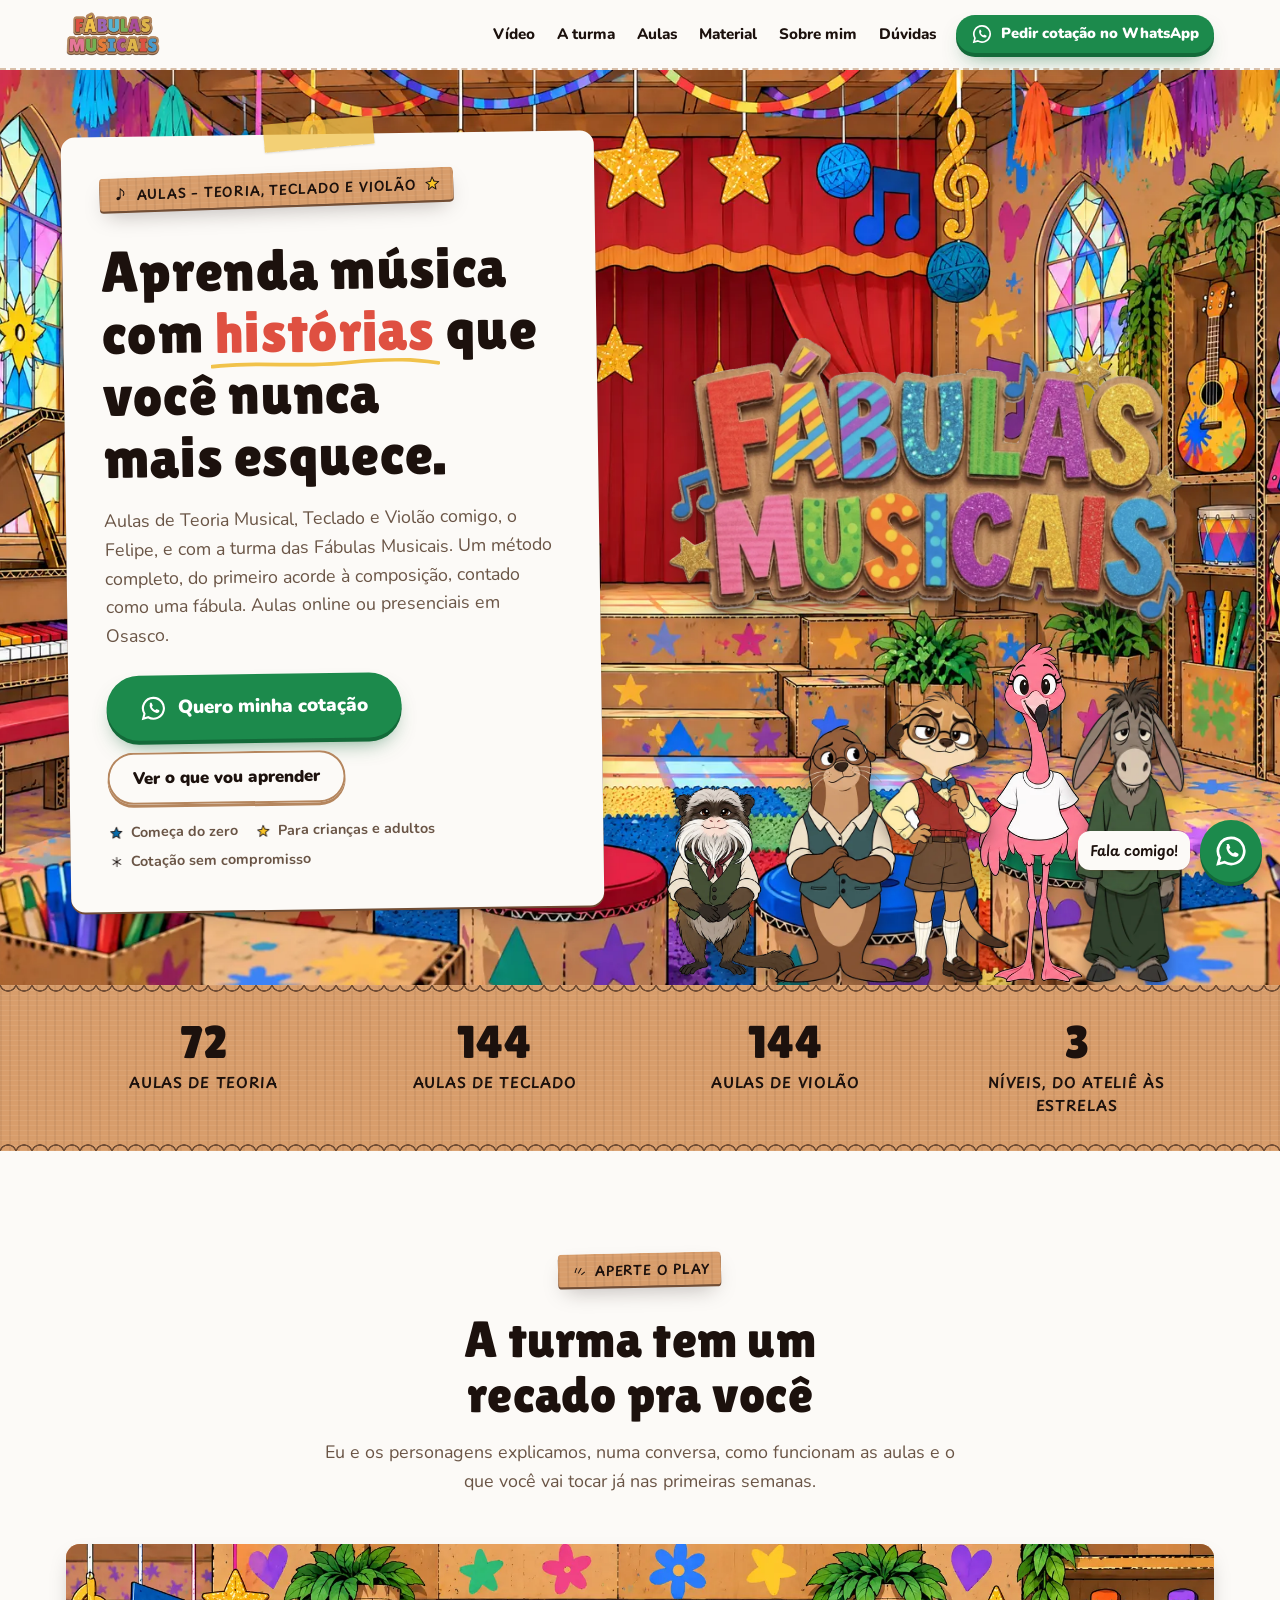
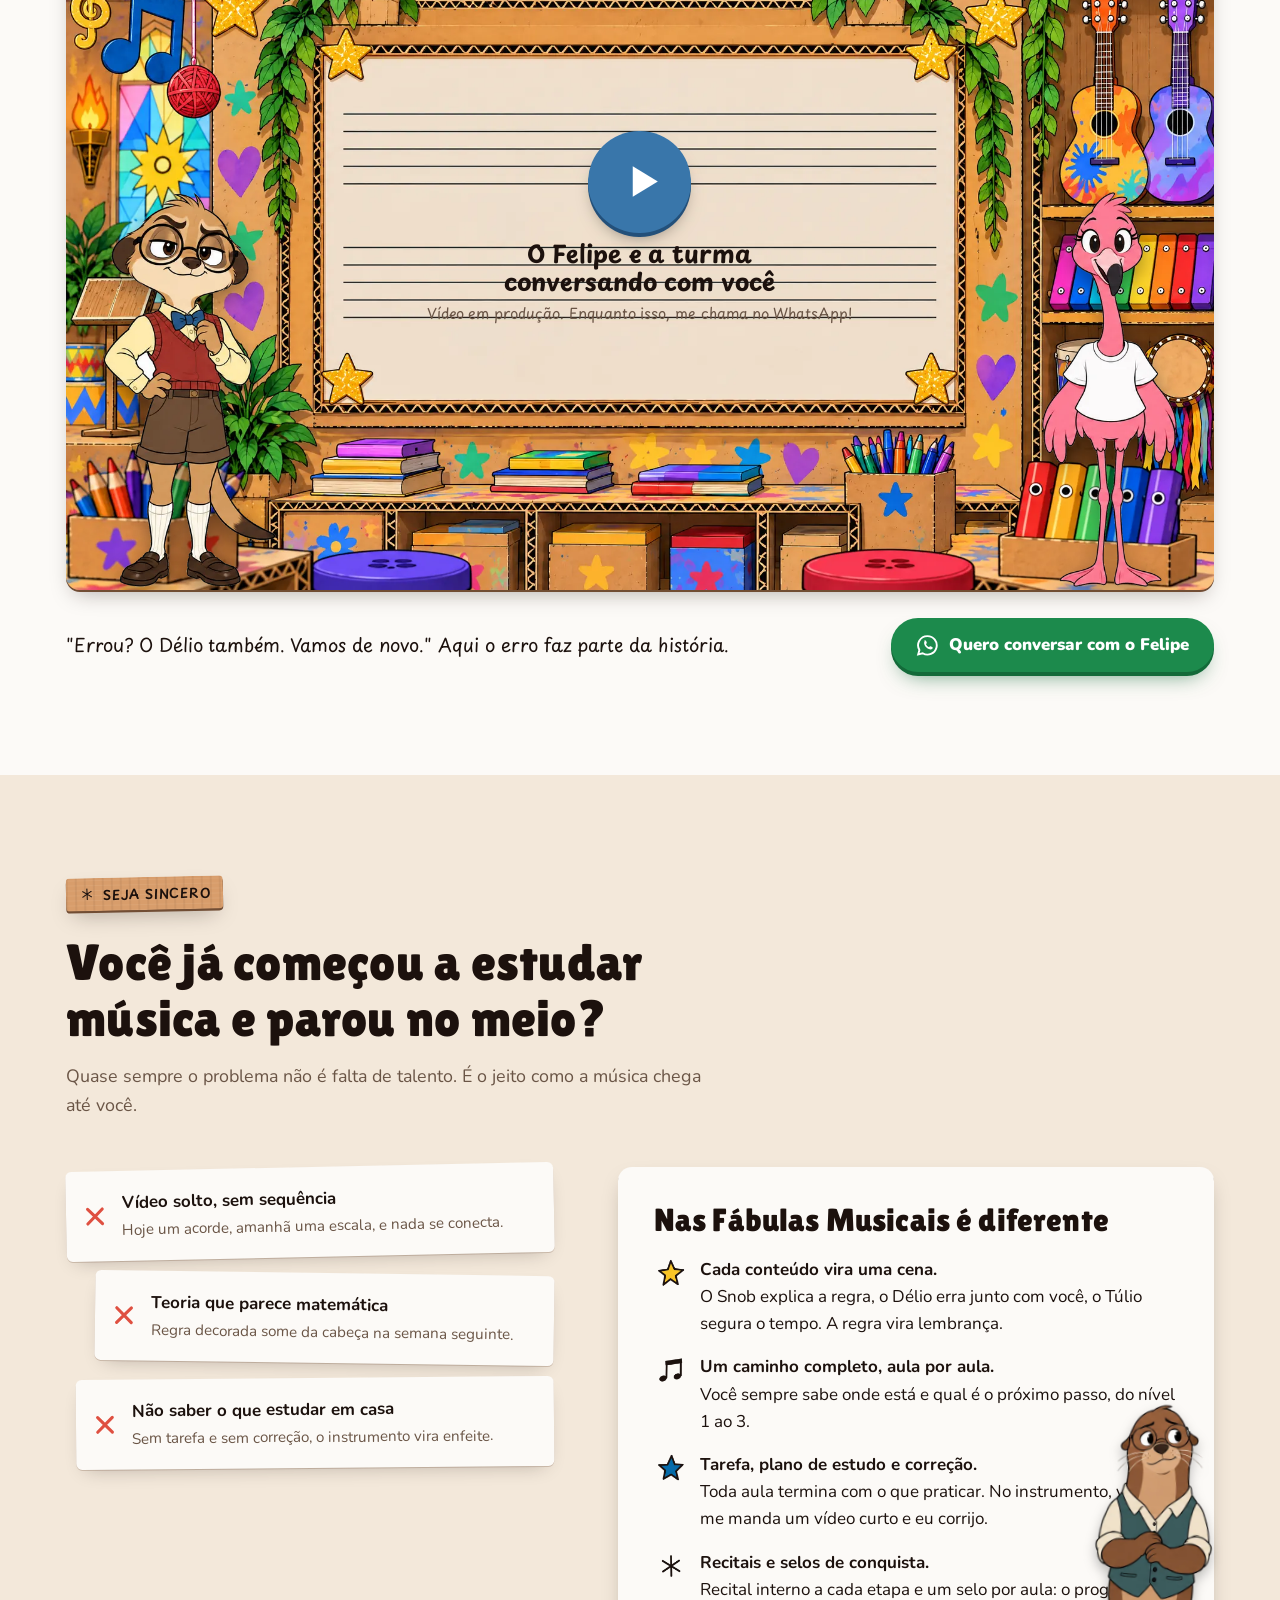
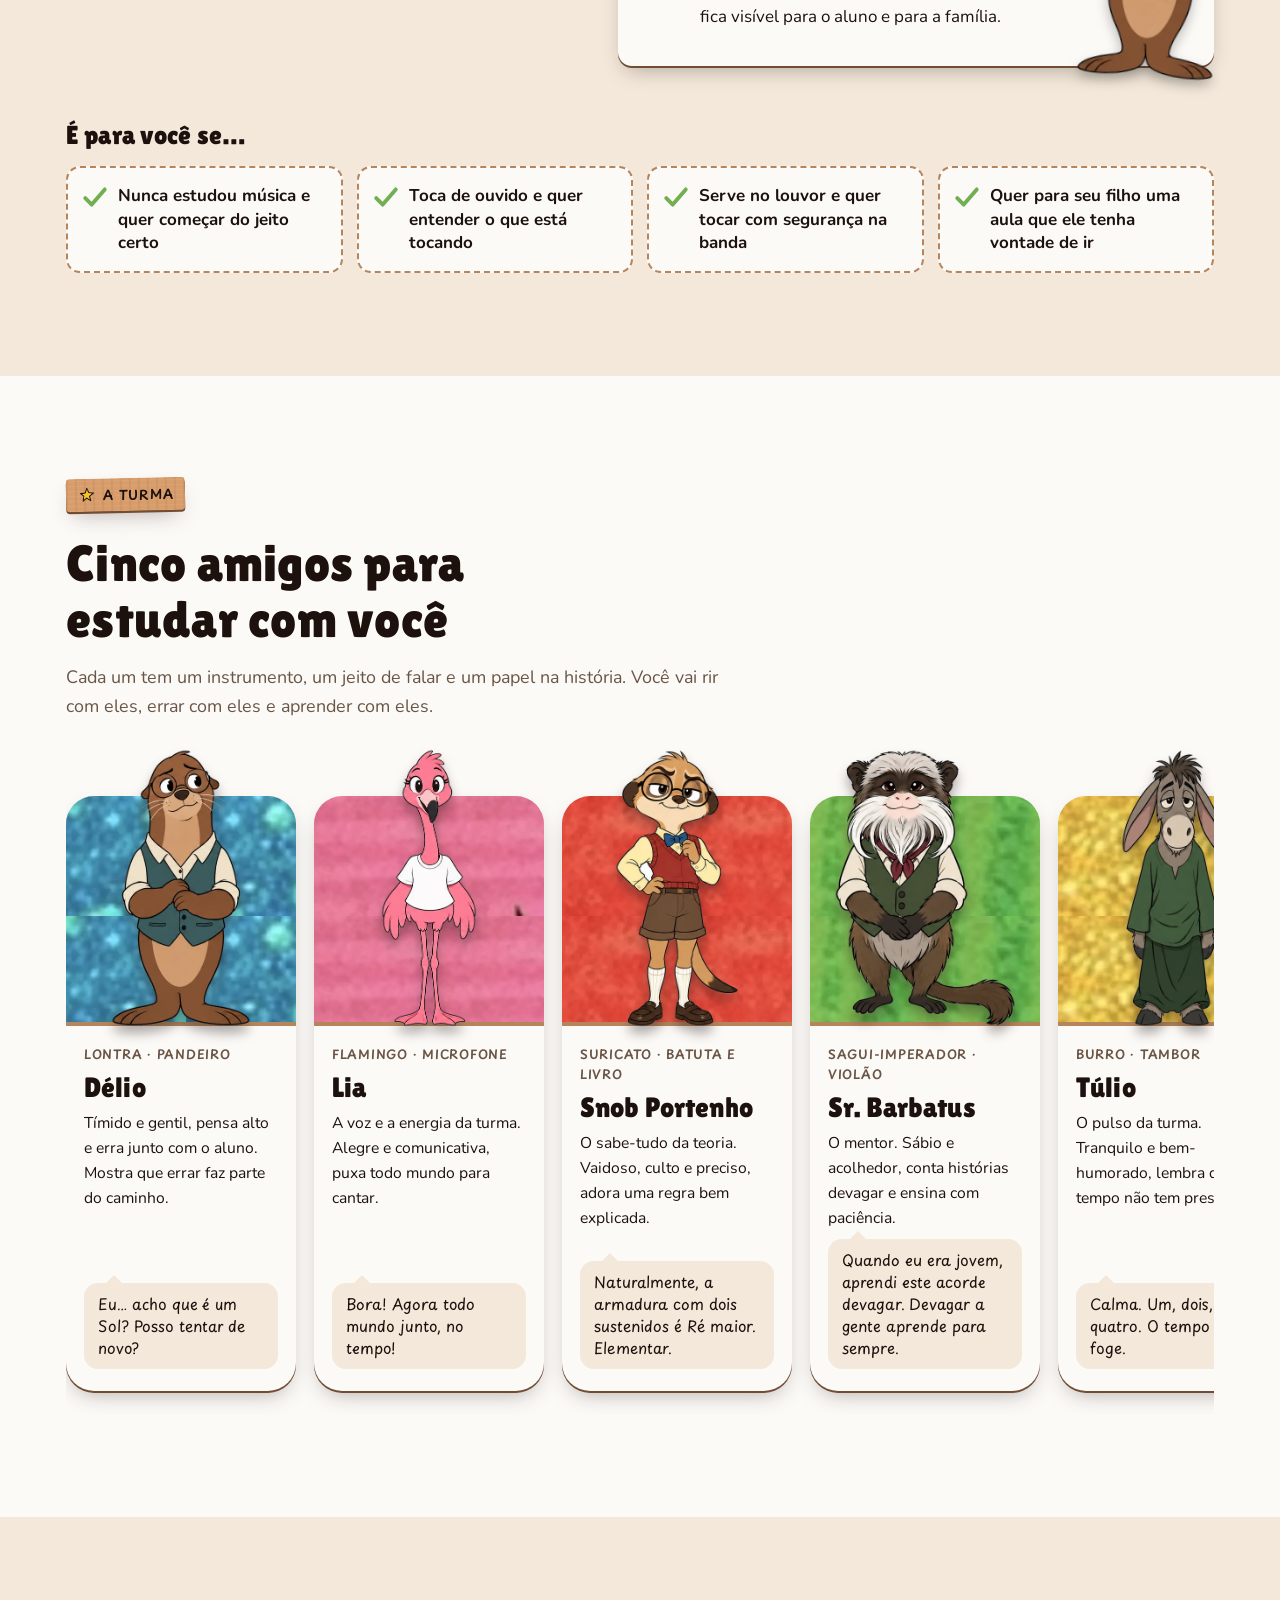
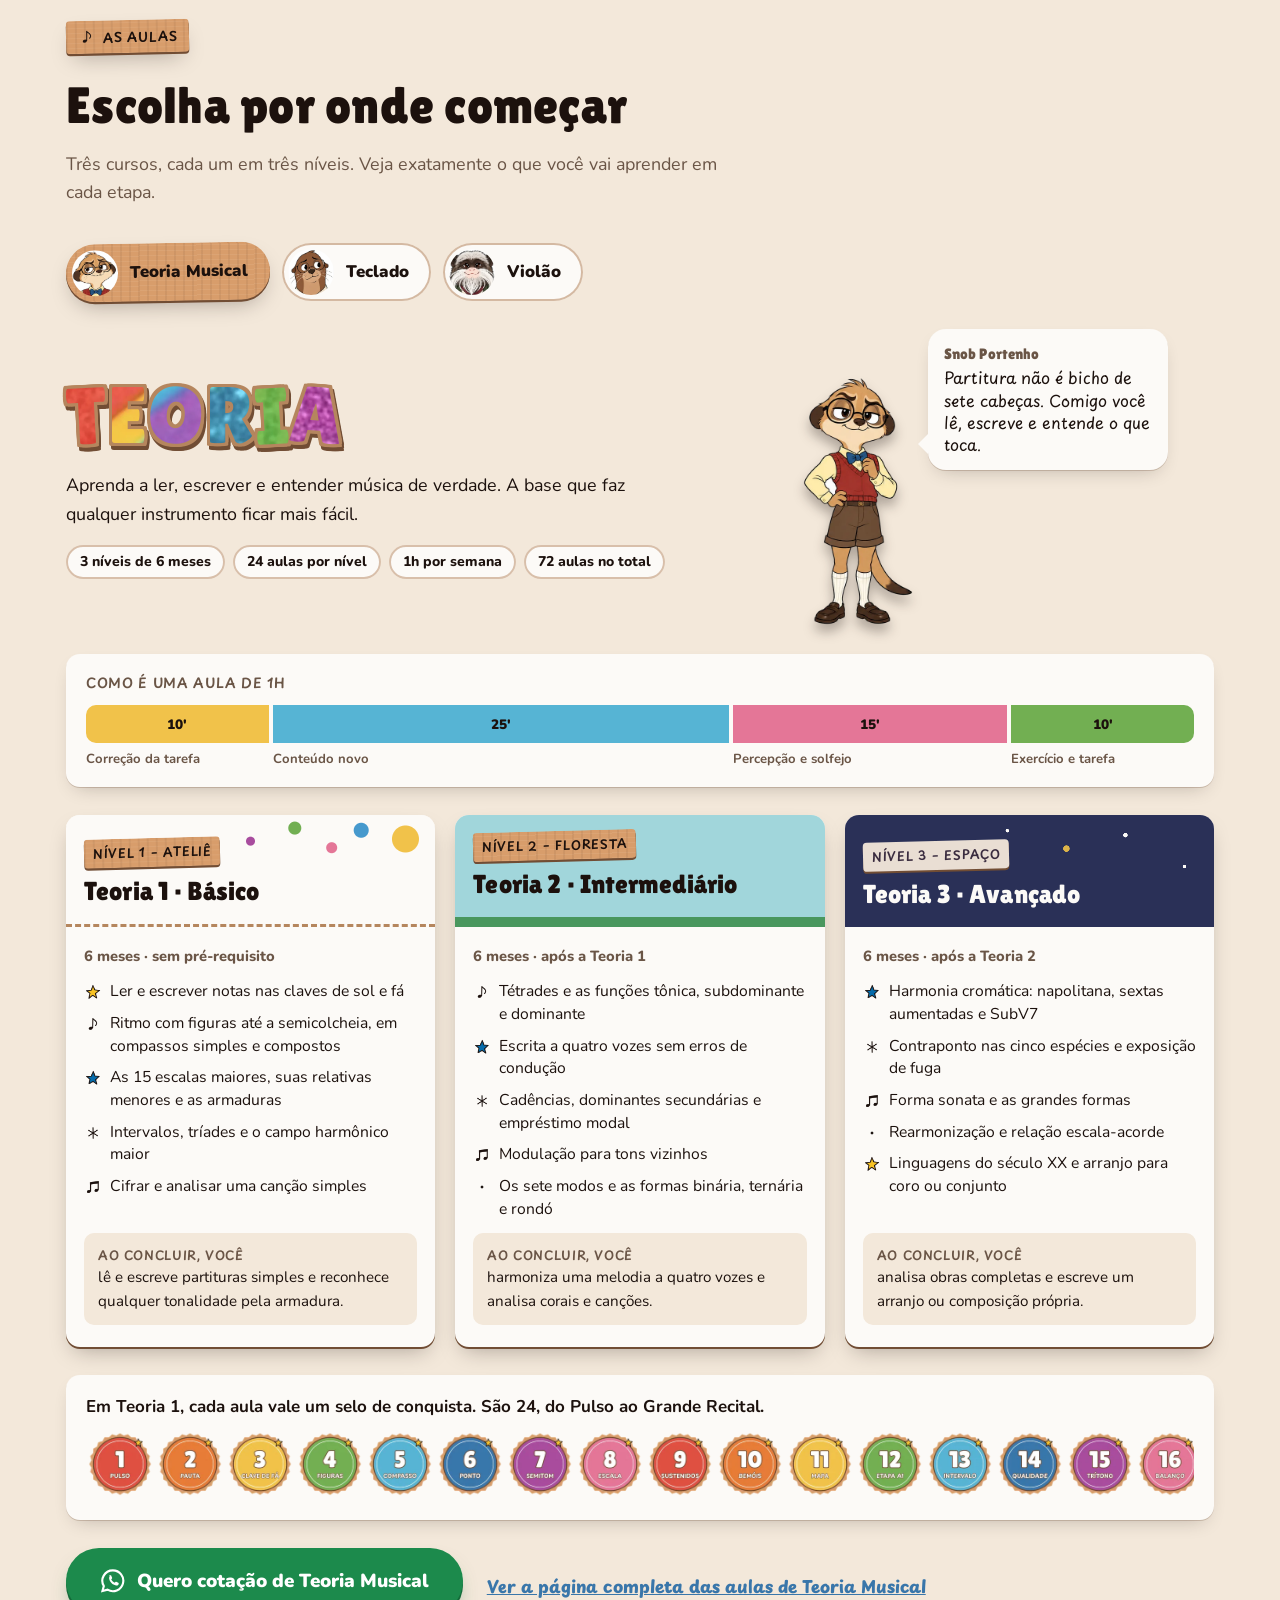
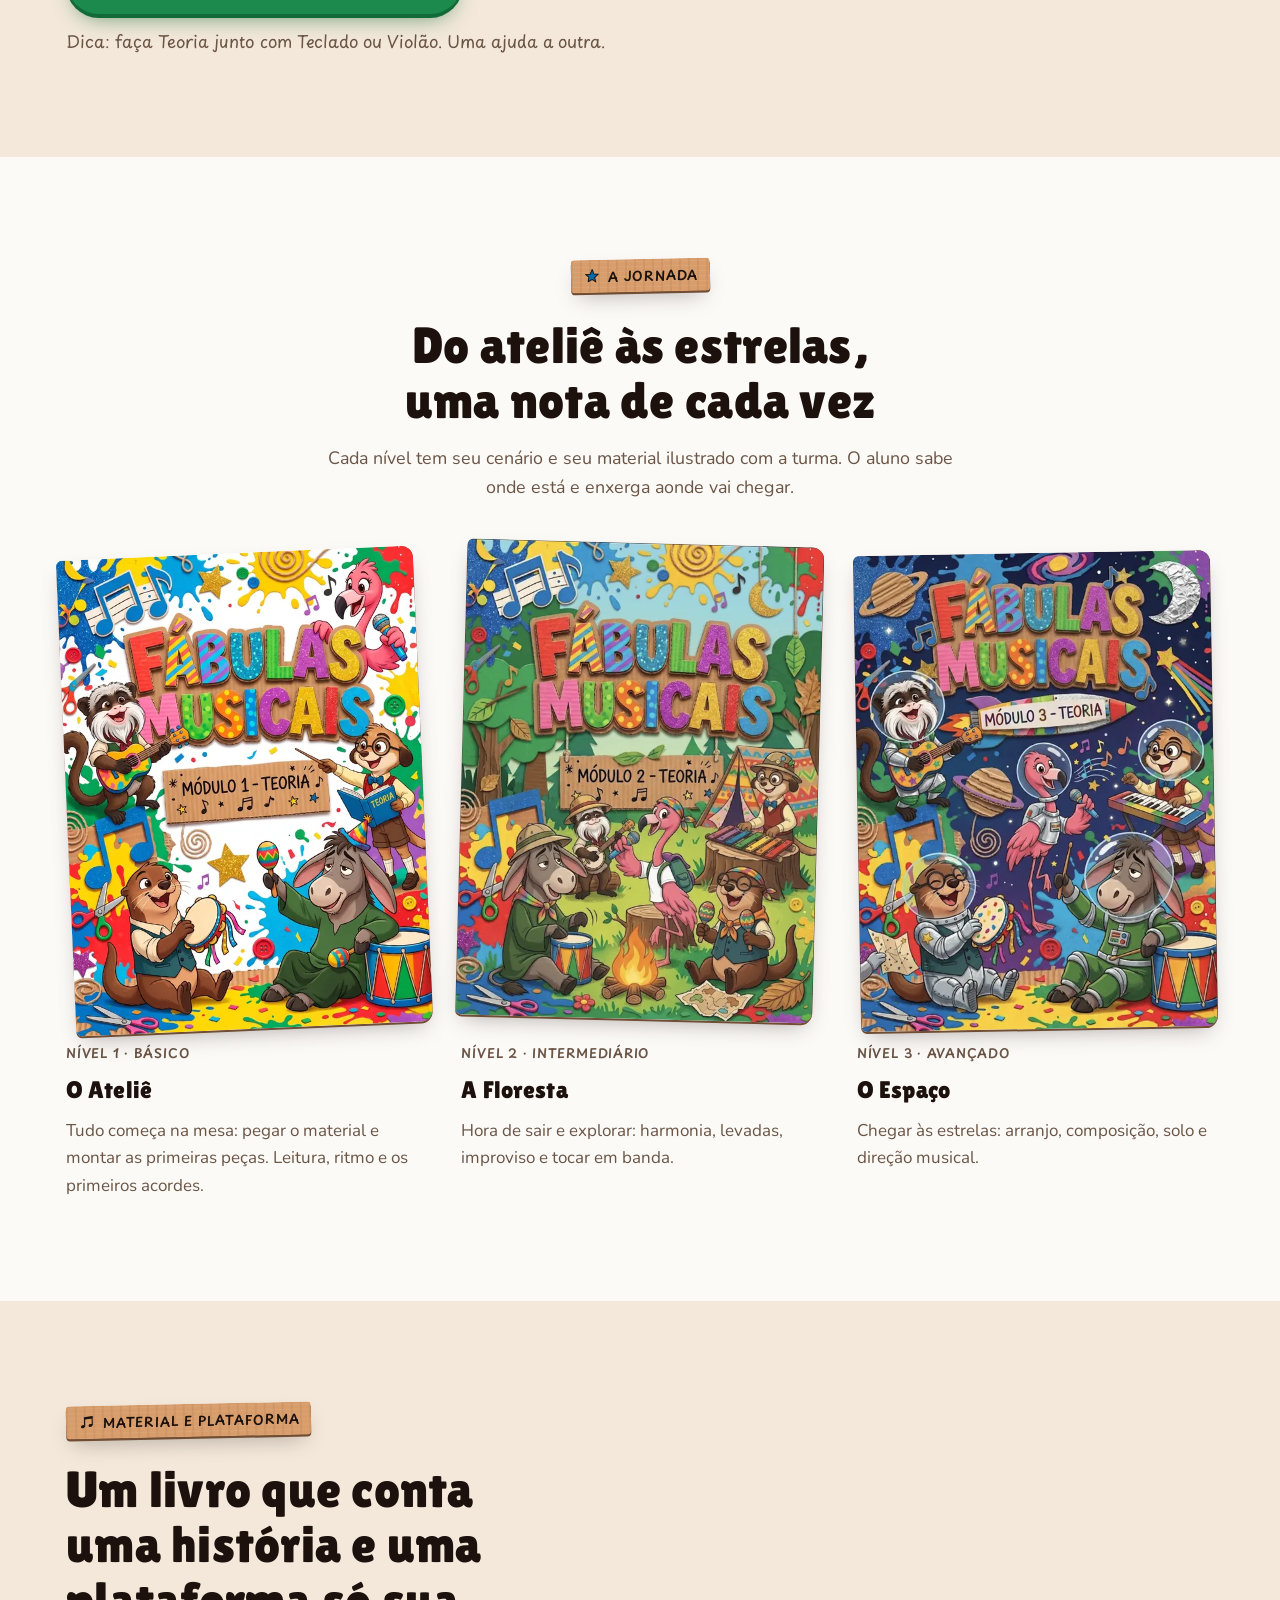
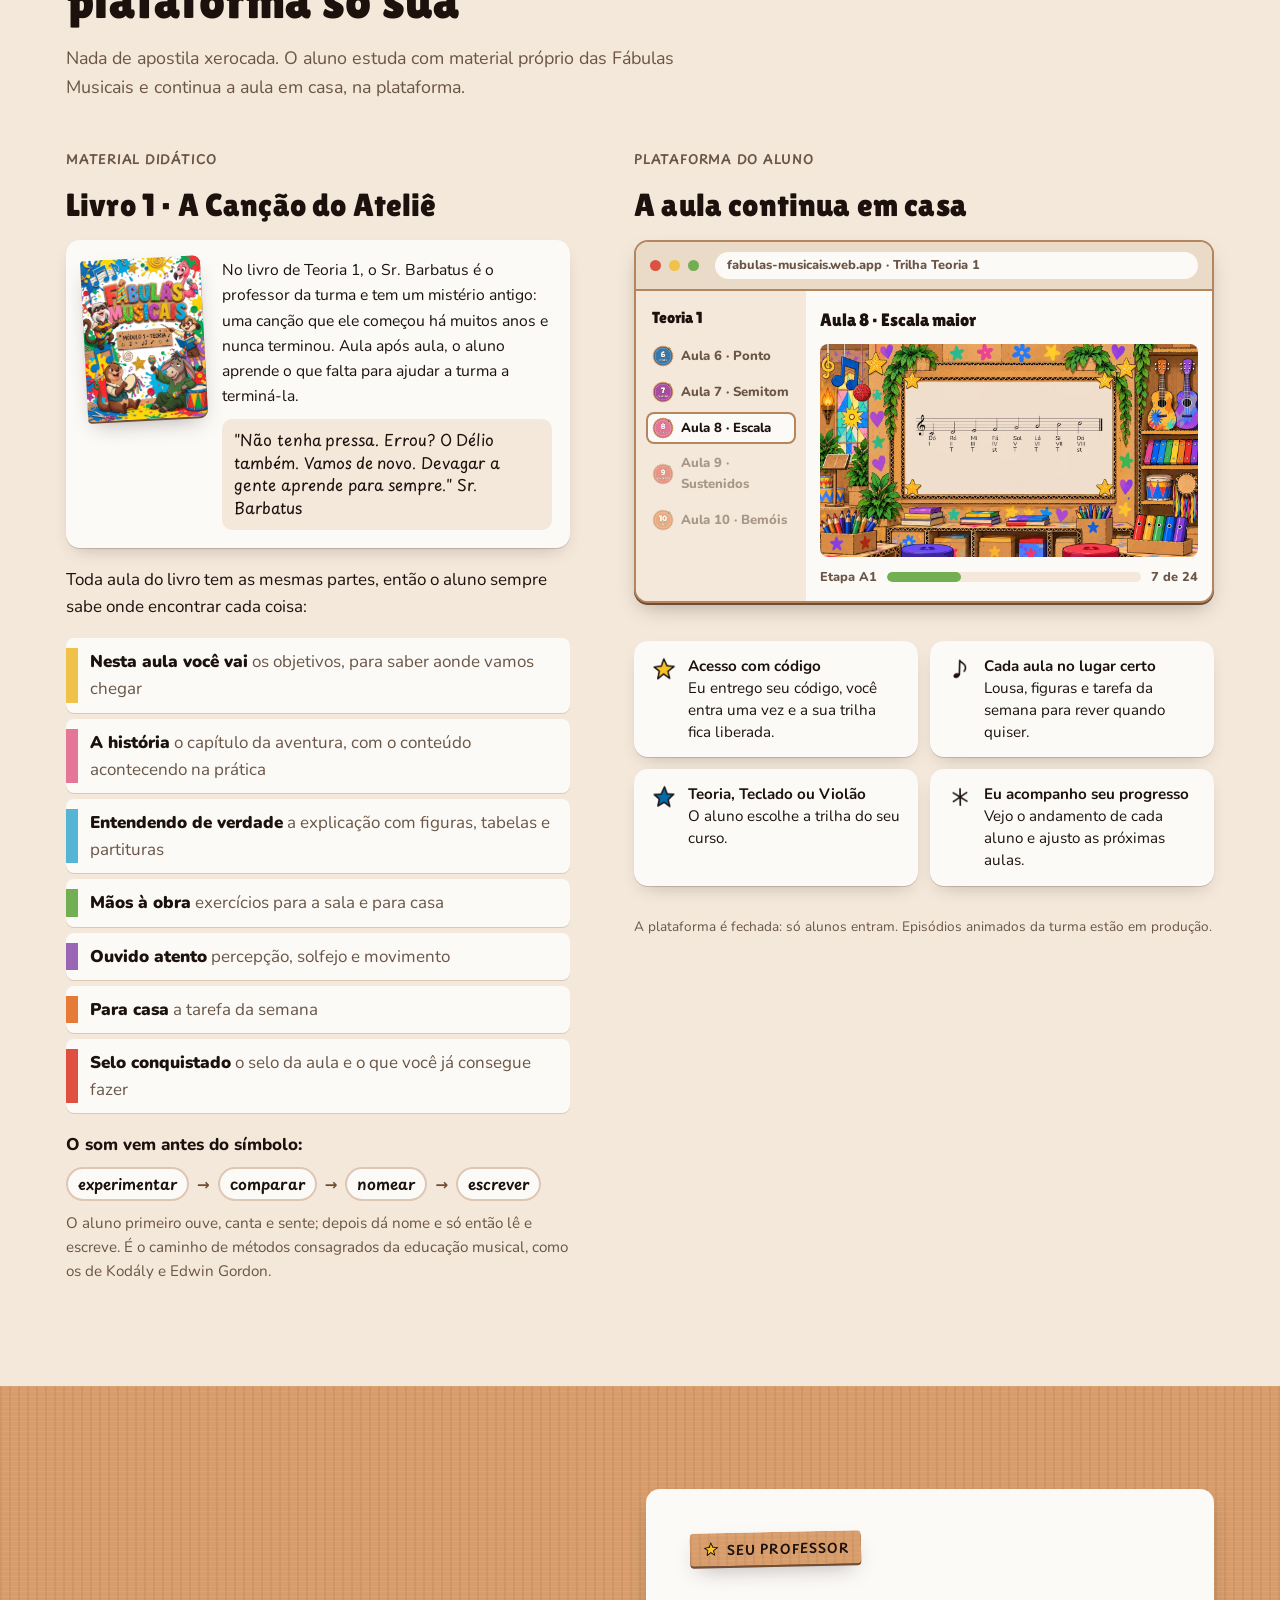
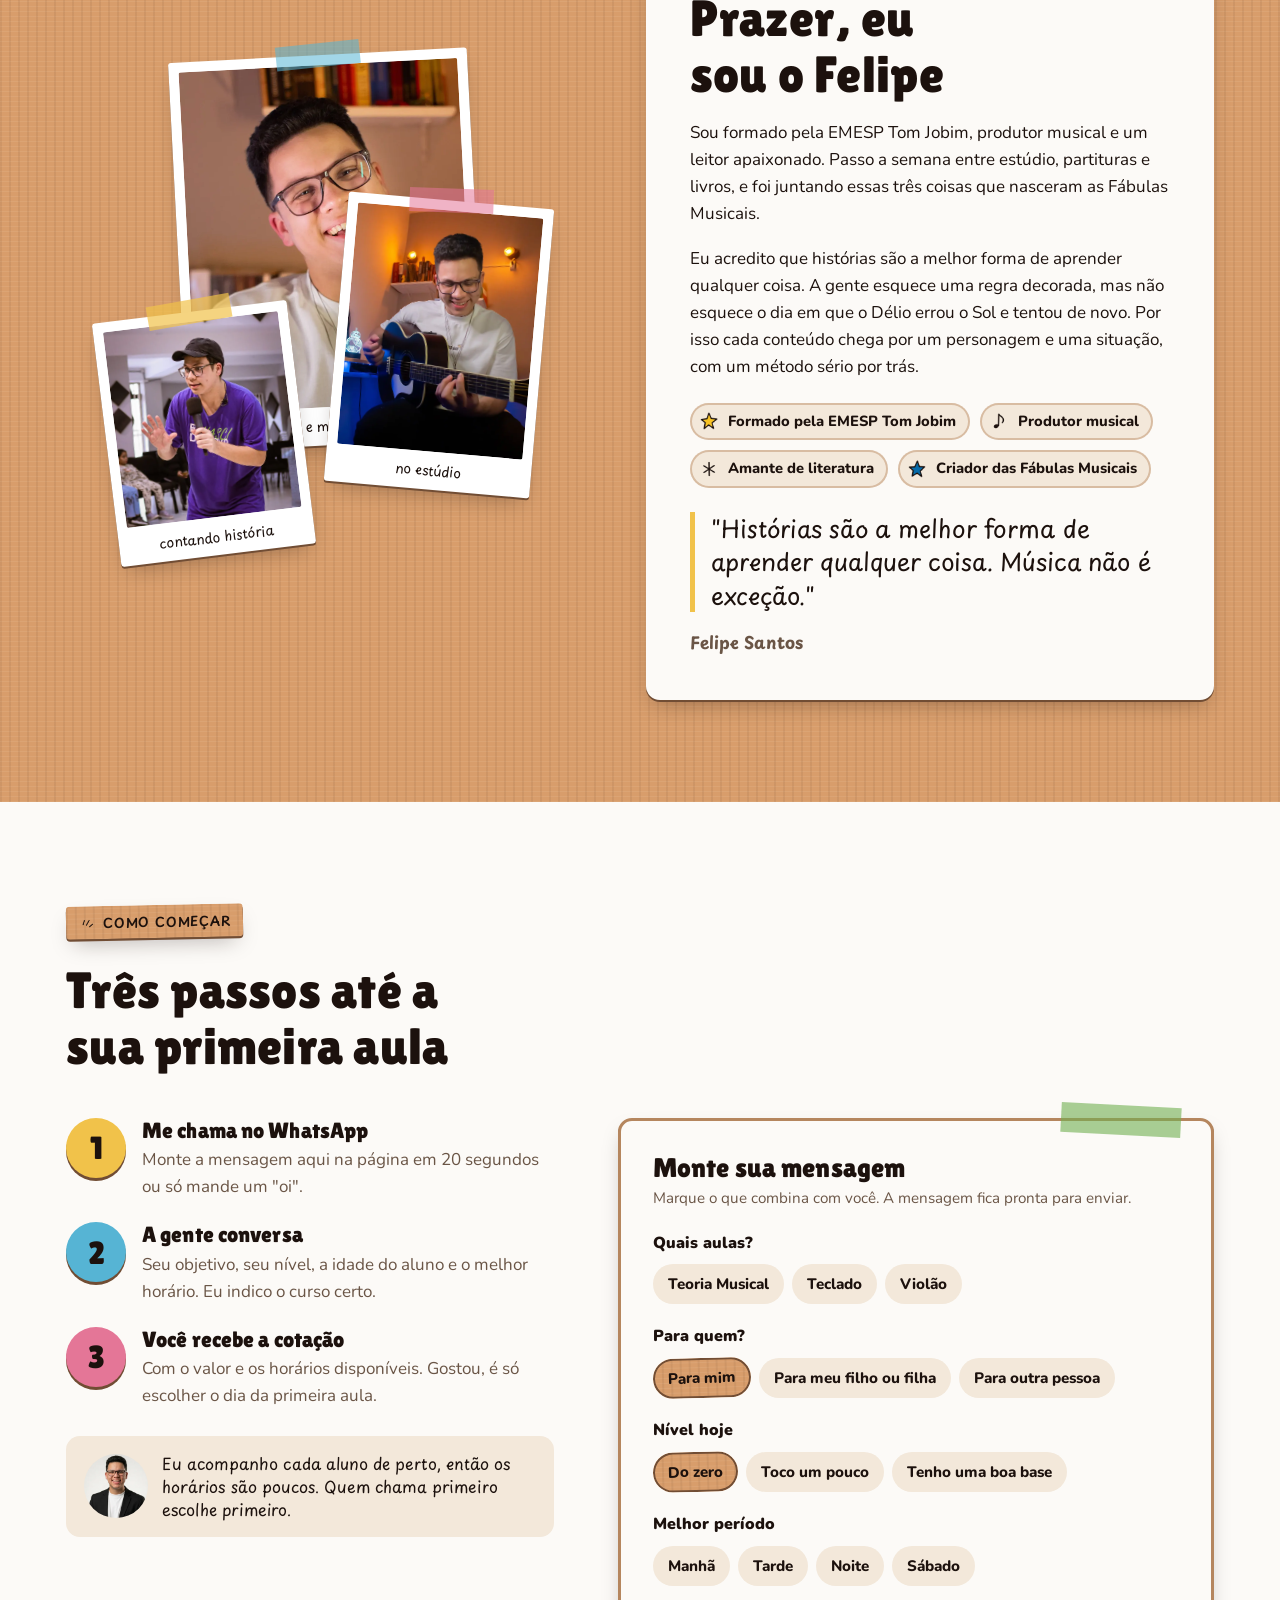
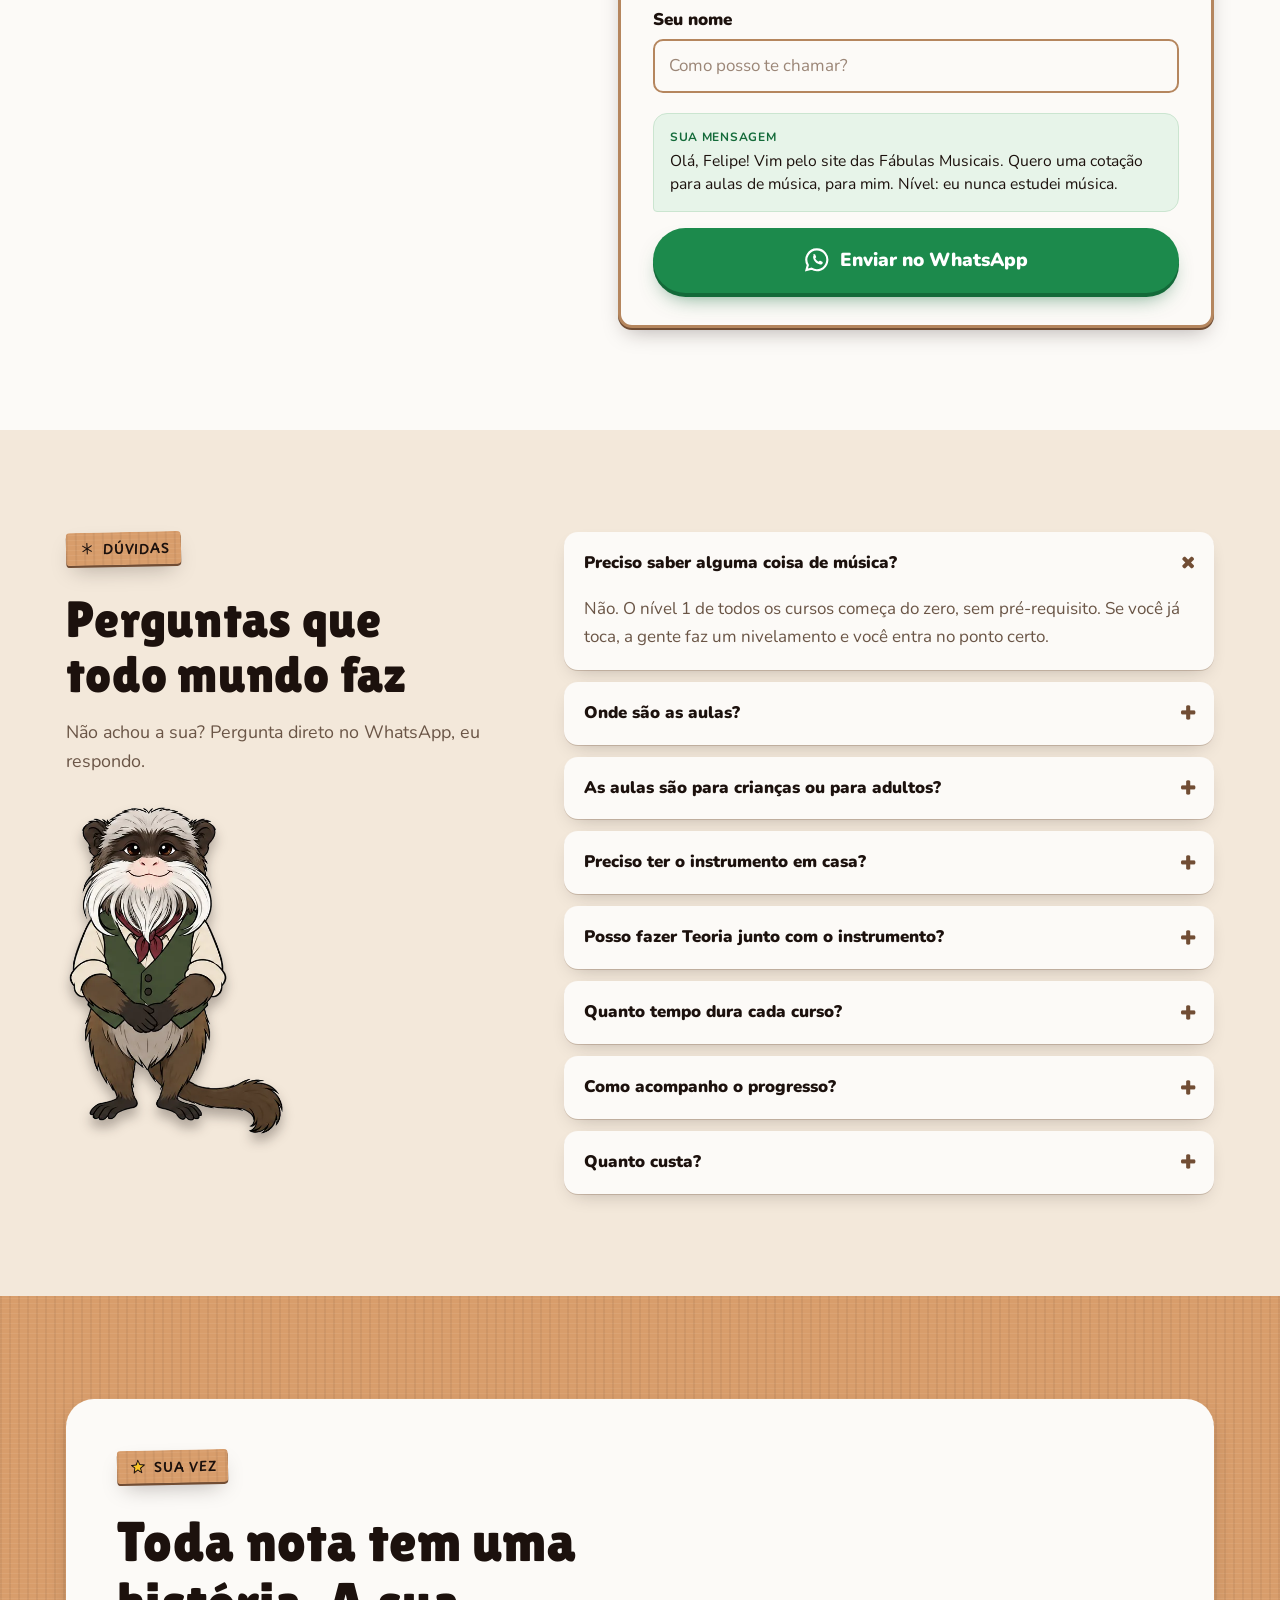
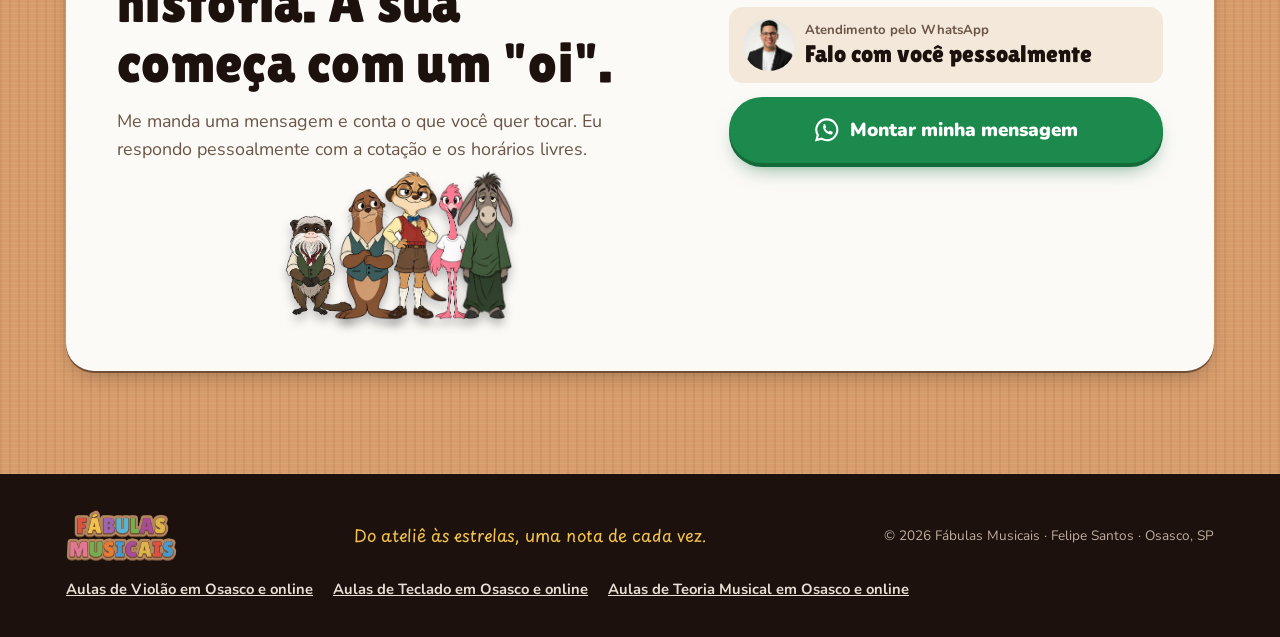
<file: index.html>
<!doctype html>
<html lang="pt-BR">
<head>
<meta charset="utf-8">
<meta name="viewport" content="width=device-width,initial-scale=1,viewport-fit=cover">
<link rel="icon" href="/favicon.ico" sizes="48x48">
<link rel="icon" type="image/png" sizes="96x96" href="/favicon-96.png">
<link rel="icon" type="image/png" sizes="192x192" href="/icon-192.png">
<link rel="apple-touch-icon" href="/apple-touch-icon.png">
<meta name="application-name" content="Fábulas Musicais">
<meta name="apple-mobile-web-app-title" content="Fábulas Musicais">
<title>Aulas de Violão, Teclado e Teoria Musical em Osasco e Online | Fábulas Musicais</title>
<meta name="description" content="Aulas particulares de violão, teclado e teoria musical para iniciantes, online ou presenciais em Osasco. Método com personagens e histórias, para crianças e adultos. Peça sua cotação.">
<link rel="canonical" href="https://fabulasmusicais.com.br/">
<meta name="robots" content="index, follow">
<meta name="google-site-verification" content="OnXwAqaPy3ZSnC_H5hmqZU_ZvFjh-LmoL99FQkjiArY" />

<!-- Open Graph / redes sociais -->
<meta property="og:type" content="website">
<meta property="og:url" content="https://fabulasmusicais.com.br/">
<meta property="og:title" content="Aulas de Violão, Teclado e Teoria Musical – Fábulas Musicais">
<meta property="og:description" content="Aprenda música com histórias que você nunca mais esquece. Cursos de Teoria Musical, Teclado e Violão com Felipe Santos. Para crianças e adultos, do zero ao avançado.">
<meta property="og:image" content="https://fabulasmusicais.com.br/img/og-image.jpg">
<meta property="og:locale" content="pt_BR">
<meta property="og:site_name" content="Fábulas Musicais">

<!-- Twitter Card -->
<meta name="twitter:card" content="summary_large_image">
<meta name="twitter:title" content="Aulas de Violão, Teclado e Teoria Musical – Fábulas Musicais">
<meta name="twitter:description" content="Aprenda música com histórias que você nunca mais esquece. Cursos com Felipe Santos, para crianças e adultos.">
<meta name="twitter:image" content="https://fabulasmusicais.com.br/img/og-image.jpg">

<!-- Dados estruturados para o Google -->
<script type="application/ld+json">
{
  "@context": "https://schema.org",
  "@graph": [
    {
      "@type": "MusicSchool",
      "@id": "https://fabulasmusicais.com.br/#escola",
      "name": "Fábulas Musicais",
      "logo": "https://fabulasmusicais.com.br/icon-512.png",
      "image": "https://fabulasmusicais.com.br/img/og-image.jpg",
      "description": "Escola de música com método próprio baseado em personagens e histórias. Cursos de Teoria Musical, Teclado e Violão para crianças e adultos.",
      "url": "https://fabulasmusicais.com.br",
      "telephone": "+5511960856323",
      "address": { "@type": "PostalAddress", "addressLocality": "Osasco", "addressRegion": "SP", "addressCountry": "BR" },
      "areaServed": [{ "@type": "City", "name": "Osasco" }, { "@type": "Country", "name": "Brasil" }],
      "sameAs": [],
      "founder": {
        "@type": "Person",
        "name": "Felipe Santos"
      },
      "hasOfferCatalog": {
        "@type": "OfferCatalog",
        "name": "Cursos de Música – Fábulas Musicais",
        "itemListElement": [
          {
            "@type": "Course",
            "name": "Teoria Musical",
            "url": "https://fabulasmusicais.com.br/aulas-de-teoria-musical/",
            "description": "Aprenda a ler, escrever e entender música de verdade. 3 níveis de 6 meses, 24 aulas por nível, 72 aulas no total.",
            "provider": { "@id": "https://fabulasmusicais.com.br/#escola" },
            "hasCourseInstance": [
              { "@type": "CourseInstance", "name": "Teoria 1 – Ateliê (Básico)", "courseMode": "ONLINE_OR_BLENDED" },
              { "@type": "CourseInstance", "name": "Teoria 2 – Floresta (Intermediário)", "courseMode": "ONLINE_OR_BLENDED" },
              { "@type": "CourseInstance", "name": "Teoria 3 – Espaço (Avançado)", "courseMode": "ONLINE_OR_BLENDED" }
            ]
          },
          {
            "@type": "Course",
            "name": "Teclado Popular",
            "url": "https://fabulasmusicais.com.br/aulas-de-teclado/",
            "description": "Aprenda teclado do zero ao avançado. 3 níveis de 12 meses, 48 aulas por nível, 144 aulas no total.",
            "provider": { "@id": "https://fabulasmusicais.com.br/#escola" },
            "hasCourseInstance": [
              { "@type": "CourseInstance", "name": "Teclado 1 – Ateliê (Básico)", "courseMode": "ONLINE_OR_BLENDED" },
              { "@type": "CourseInstance", "name": "Teclado 2 – Floresta (Intermediário)", "courseMode": "ONLINE_OR_BLENDED" },
              { "@type": "CourseInstance", "name": "Teclado 3 – Espaço (Avançado)", "courseMode": "ONLINE_OR_BLENDED" }
            ]
          },
          {
            "@type": "Course",
            "name": "Violão",
            "url": "https://fabulasmusicais.com.br/aulas-de-violao/",
            "description": "Aprenda violão do zero ao avançado. 3 níveis de 12 meses, 48 aulas por nível, 144 aulas no total.",
            "provider": { "@id": "https://fabulasmusicais.com.br/#escola" },
            "hasCourseInstance": [
              { "@type": "CourseInstance", "name": "Violão 1 – Ateliê (Básico)", "courseMode": "ONLINE_OR_BLENDED" },
              { "@type": "CourseInstance", "name": "Violão 2 – Floresta (Intermediário)", "courseMode": "ONLINE_OR_BLENDED" },
              { "@type": "CourseInstance", "name": "Violão 3 – Espaço (Avançado)", "courseMode": "ONLINE_OR_BLENDED" }
            ]
          }
        ]
      }
    },
    {
      "@type": "WebSite",
      "@id": "https://fabulasmusicais.com.br/#site",
      "name": "Fábulas Musicais",
      "alternateName": ["Fabulas Musicais", "Fábulas Musicais – Aulas de Música"],
      "url": "https://fabulasmusicais.com.br/",
      "description": "Aulas de Teoria Musical, Teclado e Violão com método próprio baseado em personagens e histórias.",
      "publisher": { "@id": "https://fabulasmusicais.com.br/#escola" },
      "inLanguage": "pt-BR"
    }
  ]
}
</script>

<link rel="preconnect" href="https://fonts.googleapis.com">
<link rel="preconnect" href="https://fonts.gstatic.com" crossorigin>
<link rel="stylesheet" href="https://fonts.googleapis.com/css2?family=Lilita+One&family=Nunito:ital,wght@0,400;0,600;0,700;0,800;0,900;1,400&family=Playpen+Sans:wght@400;600;700&display=swap">
<link rel="stylesheet" href="/estilo.css">
</head>
<body>


<svg width="0" height="0" style="position:absolute" aria-hidden="true">
  <symbol id="zap" viewBox="0 0 24 24"><path d="M12 2.2a9.8 9.8 0 0 0-8.4 14.8L2.3 21.7l4.8-1.3A9.8 9.8 0 1 0 12 2.2z" fill="none" stroke="currentColor" stroke-width="2"/><path d="M8.6 7.2c.3-.4.6-.4.9-.4h.6c.2 0 .4.1.5.4l.8 1.9c.1.3 0 .5-.1.7l-.6.7c-.1.2-.1.4 0 .6.6 1.1 1.5 2 2.6 2.6.2.1.4.1.6 0l.7-.6c.2-.2.5-.2.7-.1l1.9.8c.3.1.4.3.4.5v.6c0 .3-.1.7-.5 1-.6.4-1.3.6-2 .5-3.3-.5-6-3.2-6.5-6.5-.1-.8.1-1.5.5-2.1z" fill="currentColor"/></symbol>
</svg>

<header class="topo">
  <div class="wrap">
    <a class="marca" href="#inicio" aria-label="Fábulas Musicais, voltar ao início"><img src="img/assinatura.webp" alt="Fábulas Musicais" width="94" height="44"></a>
    <nav aria-label="Seções">
      <a href="#video">Vídeo</a>
      <a href="#turma">A turma</a>
      <a href="#aulas">Aulas</a>
      <a href="#material">Material</a>
      <a href="#sobre">Sobre mim</a>
      <a href="#duvidas">Dúvidas</a>
    </nav>
    <a class="btn btn-zap" href="#comecar"><svg aria-hidden="true"><use href="#zap"/></svg><span>Pedir cotação<span class="longo"> no WhatsApp</span></span></a>
  </div>
</header>

<main id="inicio">
<!-- ===== HERÓI ===== -->
<section class="heroi" aria-labelledby="h1">
  <div class="wrap">
    <div class="cartao-heroi">
      <span class="plaquinha"><img src="img/rab/colcheia.webp" alt="">Aulas – Teoria, Teclado e Violão<img src="img/rab/estrela-amarela.webp" alt=""></span>
      <h1 id="h1">Aprenda música com <em>histórias</em> que você nunca mais esquece.</h1>
      <p class="sub">Aulas de Teoria Musical, Teclado e Violão comigo, o Felipe, e com a turma das Fábulas Musicais. Um método completo, do primeiro acorde à composição, contado como uma fábula. Aulas online ou presenciais em Osasco.</p>
      <div class="acoes">
        <a class="btn btn-zap btn-lg" href="#comecar"><svg aria-hidden="true"><use href="#zap"/></svg>Quero minha cotação</a>
        <a class="btn btn-papel" href="#aulas">Ver o que vou aprender</a>
      </div>
      <div class="micro">
        <span><img src="img/rab/estrela-azul.webp" alt="">Começa do zero</span>
        <span><img src="img/rab/estrela-amarela.webp" alt="">Para crianças e adultos</span>
        <span><img src="img/rab/asterisco.webp" alt="">Cotação sem compromisso</span>
      </div>
    </div>
    <div class="palco">
      <img class="logo" src="img/logo.webp" alt="Fábulas Musicais" width="1100" height="616">
      <div class="elenco" aria-label="A turma das Fábulas Musicais">
        <img class="barbatus" src="img/barbatus.webp" alt="Sr. Barbatus, o sagui-imperador" width="422" height="640">
        <img class="delio" src="img/delio.webp" alt="Délio, a lontra" width="324" height="640">
        <img class="snob" src="img/snob.webp" alt="Snob Portenho, o suricato" width="286" height="640">
        <img class="lia" src="img/lia.webp" alt="Lia, a flamingo" width="225" height="640">
        <img class="tulio" src="img/tulio.webp" alt="Túlio, o burro" width="244" height="640">
      </div>
    </div>
  </div>
</section>

<div class="faixa kraft" role="list" aria-label="O método em números">
  <div class="wrap">
    <div class="numero" role="listitem"><b>72</b><span>aulas de Teoria</span></div>
    <div class="numero" role="listitem"><b>144</b><span>aulas de Teclado</span></div>
    <div class="numero" role="listitem"><b>144</b><span>aulas de Violão</span></div>
    <div class="numero" role="listitem"><b>3</b><span>níveis, do ateliê às estrelas</span></div>
  </div>
</div>

<!-- ===== VÍDEO ===== -->
<section class="video" id="video" aria-labelledby="t-video">
  <div class="wrap">
    <div class="cabeca centro">
      <span class="plaquinha"><img src="img/rab/tracos-de-movimento.webp" alt="">Aperte o play</span>
      <h2 class="titulo-sec" id="t-video">A turma tem um recado pra você</h2>
      <p class="lead">Eu e os personagens explicamos, numa conversa, como funcionam as aulas e o que você vai tocar já nas primeiras semanas.</p>
    </div>
    <!--
      COMO COLOCAR O VÍDEO: no fim da página, no <script>, preencha
        VIDEO.arquivo = "video/apresentacao.mp4"   (vídeo enviado junto do site)
      ou
        VIDEO.youtube = "ID_DO_VIDEO"             (só funciona quando o site estiver no seu próprio domínio)
    -->
    <div class="cena-moldura">
      <div class="cena">
        <div class="lousa-slot" id="lousa-slot">
          <button class="tela" type="button" id="tela-video" aria-label="Vídeo de apresentação">
            <span class="play"><svg viewBox="0 0 24 24" aria-hidden="true"><path d="M6 3.5 L20 12 L6 20.5 Z" fill="#fff"/></svg></span>
            <span class="giz-1">O Felipe e a turma<br>conversando com você</span>
            <span class="giz-2" id="tela-aviso">Vídeo em produção. Enquanto isso, me chama no WhatsApp!</span>
          </button>
        </div>
      </div>
      <img class="espiao esq" src="img/snob.webp" alt="">
      <img class="espiao dir" src="img/lia.webp" alt="">
    </div>
    <div class="video-pos">
      <p>"Errou? O Délio também. Vamos de novo." Aqui o erro faz parte da história.</p>
      <a class="btn btn-zap js-zap" data-curso="" href="#" target="_blank" rel="noopener"><svg aria-hidden="true"><use href="#zap"/></svg>Quero conversar com o Felipe</a>
    </div>
  </div>
</section>

<!-- ===== POR QUE ===== -->
<section class="porque" aria-labelledby="t-porque">
  <div class="wrap">
    <div class="cabeca">
      <span class="plaquinha"><img src="img/rab/asterisco.webp" alt="">Seja sincero</span>
      <h2 class="titulo-sec" id="t-porque">Você já começou a estudar música e parou no meio?</h2>
      <p class="lead">Quase sempre o problema não é falta de talento. É o jeito como a música chega até você.</p>
    </div>
    <div class="grade">
      <div class="dores">
        <div class="dor">Vídeo solto, sem sequência<small>Hoje um acorde, amanhã uma escala, e nada se conecta.</small></div>
        <div class="dor">Teoria que parece matemática<small>Regra decorada some da cabeça na semana seguinte.</small></div>
        <div class="dor">Não saber o que estudar em casa<small>Sem tarefa e sem correção, o instrumento vira enfeite.</small></div>
      </div>
      <div class="solucao">
        <h3>Nas Fábulas Musicais é diferente</h3>
        <ul>
          <li><img src="img/rab/estrela-amarela.webp" alt=""><div><b>Cada conteúdo vira uma cena.</b>O Snob explica a regra, o Délio erra junto com você, o Túlio segura o tempo. A regra vira lembrança.</div></li>
          <li><img src="img/rab/colcheias-ligadas.webp" alt=""><div><b>Um caminho completo, aula por aula.</b>Você sempre sabe onde está e qual é o próximo passo, do nível 1 ao 3.</div></li>
          <li><img src="img/rab/estrela-azul.webp" alt=""><div><b>Tarefa, plano de estudo e correção.</b>Toda aula termina com o que praticar. No instrumento, você me manda um vídeo curto e eu corrijo.</div></li>
          <li><img src="img/rab/asterisco.webp" alt=""><div><b>Recitais e selos de conquista.</b>Recital interno a cada etapa e um selo por aula: o progresso fica visível para o aluno e para a família.</div></li>
        </ul>
        <img class="tutor" src="img/delio.webp" alt="">
      </div>
    </div>
    <div class="pra-quem">
      <h3>É para você se…</h3>
      <div class="checks">
        <div class="check">Nunca estudou música e quer começar do jeito certo</div>
        <div class="check">Toca de ouvido e quer entender o que está tocando</div>
        <div class="check">Serve no louvor e quer tocar com segurança na banda</div>
        <div class="check">Quer para seu filho uma aula que ele tenha vontade de ir</div>
      </div>
    </div>
  </div>
</section>

<!-- ===== TURMA ===== -->
<section class="turma" id="turma" aria-labelledby="t-turma">
  <div class="wrap">
    <div class="cabeca">
      <span class="plaquinha"><img src="img/rab/estrela-amarela.webp" alt="">A turma</span>
      <h2 class="titulo-sec" id="t-turma">Cinco amigos para estudar com você</h2>
      <p class="lead">Cada um tem um instrumento, um jeito de falar e um papel na história. Você vai rir com eles, errar com eles e aprender com eles.</p>
    </div>
    <div class="trilho" id="trilho"></div>
    <p class="dica-trilho">Arraste para o lado para conhecer todos.</p>
  </div>
</section>

<!-- ===== AULAS ===== -->
<section class="aulas" id="aulas" aria-labelledby="t-aulas">
  <div class="wrap">
    <div class="cabeca">
      <span class="plaquinha"><img src="img/rab/colcheia.webp" alt="">As aulas</span>
      <h2 class="titulo-sec" id="t-aulas">Escolha por onde começar</h2>
      <p class="lead">Três cursos, cada um em três níveis. Veja exatamente o que você vai aprender em cada etapa.</p>
    </div>
    <div class="abas" role="tablist" aria-label="Cursos" id="abas"></div>
    <div class="painel" id="painel" role="tabpanel" tabindex="0"></div>
  </div>
</section>

<!-- ===== JORNADA ===== -->
<section class="jornada" aria-labelledby="t-jornada">
  <div class="wrap">
    <div class="cabeca centro">
      <span class="plaquinha"><img src="img/rab/estrela-azul.webp" alt="">A jornada</span>
      <h2 class="titulo-sec" id="t-jornada">Do ateliê às estrelas, uma nota de cada vez</h2>
      <p class="lead">Cada nível tem seu cenário e seu material ilustrado com a turma. O aluno sabe onde está e enxerga aonde vai chegar.</p>
    </div>
    <div class="livros">
      <div class="livro"><img src="img/capa1.webp" alt="Capa do Módulo 1 de Teoria: a turma no ateliê" width="560" height="750"><span class="etq">Nível 1 · Básico</span><h3>O Ateliê</h3><p>Tudo começa na mesa: pegar o material e montar as primeiras peças. Leitura, ritmo e os primeiros acordes.</p></div>
      <div class="livro"><img src="img/capa2.webp" alt="Capa do Módulo 2 de Teoria: a turma acampada na floresta" width="560" height="750"><span class="etq">Nível 2 · Intermediário</span><h3>A Floresta</h3><p>Hora de sair e explorar: harmonia, levadas, improviso e tocar em banda.</p></div>
      <div class="livro"><img src="img/capa3.webp" alt="Capa do Módulo 3 de Teoria: a turma de astronauta no espaço" width="560" height="749"><span class="etq">Nível 3 · Avançado</span><h3>O Espaço</h3><p>Chegar às estrelas: arranjo, composição, solo e direção musical.</p></div>
    </div>
  </div>
</section>

<!-- ===== MATERIAL E PLATAFORMA ===== -->
<section class="material" id="material" aria-labelledby="t-material">
  <div class="wrap">
    <div class="cabeca">
      <span class="plaquinha"><img src="img/rab/colcheias-ligadas.webp" alt="">Material e plataforma</span>
      <h2 class="titulo-sec" id="t-material">Um livro que conta uma história e uma plataforma só sua</h2>
      <p class="lead">Nada de apostila xerocada. O aluno estuda com material próprio das Fábulas Musicais e continua a aula em casa, na plataforma.</p>
    </div>
    <div class="grade">
      <div class="bloco-mat">
        <span class="etq">Material didático</span>
        <h3>Livro 1 · A Canção do Ateliê</h3>
        <div class="livro-aberto">
          <img src="img/capa1.webp" alt="Capa do Livro 1 de Teoria Musical" width="560" height="750">
          <div>
            <p>No livro de Teoria 1, o Sr. Barbatus é o professor da turma e tem um mistério antigo: uma canção que ele começou há muitos anos e nunca terminou. Aula após aula, o aluno aprende o que falta para ajudar a turma a terminá-la.</p>
            <p class="carta">"Não tenha pressa. Errou? O Délio também. Vamos de novo. Devagar a gente aprende para sempre." Sr. Barbatus</p>
          </div>
        </div>
        <p>Toda aula do livro tem as mesmas partes, então o aluno sempre sabe onde encontrar cada coisa:</p>
        <ol class="partes">
          <li style="--c:#F1C24A"><div><b>Nesta aula você vai</b> <span>os objetivos, para saber aonde vamos chegar</span></div></li>
          <li style="--c:#E47697"><div><b>A história</b> <span>o capítulo da aventura, com o conteúdo acontecendo na prática</span></div></li>
          <li style="--c:#56B4D4"><div><b>Entendendo de verdade</b> <span>a explicação com figuras, tabelas e partituras</span></div></li>
          <li style="--c:#72AF52"><div><b>Mãos à obra</b> <span>exercícios para a sala e para casa</span></div></li>
          <li style="--c:#9B65B5"><div><b>Ouvido atento</b> <span>percepção, solfejo e movimento</span></div></li>
          <li style="--c:#E67B37"><div><b>Para casa</b> <span>a tarefa da semana</span></div></li>
          <li style="--c:#DF5041"><div><b>Selo conquistado</b> <span>o selo da aula e o que você já consegue fazer</span></div></li>
        </ol>
        <div>
          <p style="font-weight:800;margin-bottom:8px">O som vem antes do símbolo:</p>
          <div class="metodo"><span>experimentar</span><i>→</i><span>comparar</span><i>→</i><span>nomear</span><i>→</i><span>escrever</span></div>
          <p style="margin-top:10px;color:var(--suave);font-size:.95rem">O aluno primeiro ouve, canta e sente; depois dá nome e só então lê e escreve. É o caminho de métodos consagrados da educação musical, como os de Kodály e Edwin Gordon.</p>
        </div>
      </div>

      <div class="bloco-mat">
        <span class="etq">Plataforma do aluno</span>
        <h3>A aula continua em casa</h3>
        <div class="janela" aria-label="Exemplo da plataforma do aluno">
          <div class="barra-nav"><i style="--c:#DF5041"></i><i style="--c:#F1C24A"></i><i style="--c:#72AF52"></i><span>fabulas-musicais.web.app · Trilha Teoria 1</span></div>
          <div class="app">
            <aside>
              <span class="curso">Teoria 1</span>
              <div class="it"><img src="img/selos/selo_06.webp" alt="">Aula 6 · Ponto</div>
              <div class="it"><img src="img/selos/selo_07.webp" alt="">Aula 7 · Semitom</div>
              <div class="it on"><img src="img/selos/selo_08.webp" alt="">Aula 8 · Escala</div>
              <div class="it bloq"><img src="img/selos/selo_09.webp" alt="">Aula 9 · Sustenidos</div>
              <div class="it bloq"><img src="img/selos/selo_10.webp" alt="">Aula 10 · Bemóis</div>
            </aside>
            <div class="conteudo">
              <h4>Aula 8 · Escala maior</h4>
              <img src="img/lousa_aula.webp" alt="Lousa da aula 8 com a escala de Dó maior e seus graus" width="1200" height="675">
              <div class="progresso"><span>Etapa A1</span><div></div><span>7 de 24</span></div>
            </div>
          </div>
        </div>
        <div class="recursos">
          <div class="recurso"><img src="img/rab/estrela-amarela.webp" alt=""><div><b>Acesso com código</b>Eu entrego seu código, você entra uma vez e a sua trilha fica liberada.</div></div>
          <div class="recurso"><img src="img/rab/colcheia.webp" alt=""><div><b>Cada aula no lugar certo</b>Lousa, figuras e tarefa da semana para rever quando quiser.</div></div>
          <div class="recurso"><img src="img/rab/estrela-azul.webp" alt=""><div><b>Teoria, Teclado ou Violão</b>O aluno escolhe a trilha do seu curso.</div></div>
          <div class="recurso"><img src="img/rab/asterisco.webp" alt=""><div><b>Eu acompanho seu progresso</b>Vejo o andamento de cada aluno e ajusto as próximas aulas.</div></div>
        </div>
        <p class="nota-plat">A plataforma é fechada: só alunos entram. Episódios animados da turma estão em produção.</p>
      </div>
    </div>
  </div>
</section>

<!-- ===== SOBRE ===== -->
<section class="sobre" id="sobre" aria-labelledby="t-sobre">
  <div class="wrap grade">
    <div class="colagem">
      <figure class="foto f1"><img src="img/felipe_sorriso.webp" alt="Felipe sorrindo em frente à estante de livros"><figcaption>eu e meus livros</figcaption></figure>
      <figure class="foto f2"><img src="img/felipe_violao.webp" alt="Felipe tocando violão no estúdio"><figcaption>no estúdio</figcaption></figure>
      <figure class="foto f3"><img src="img/felipe_palco.webp" alt="Felipe contando uma história ao microfone para crianças"><figcaption>contando história</figcaption></figure>
    </div>
    <div class="papel-sobre">
      <span class="plaquinha"><img src="img/rab/estrela-amarela.webp" alt="">Seu professor</span>
      <h2 class="titulo-sec" id="t-sobre">Prazer, eu sou o Felipe</h2>
      <p>Sou formado pela EMESP Tom Jobim, produtor musical e um leitor apaixonado. Passo a semana entre estúdio, partituras e livros, e foi juntando essas três coisas que nasceram as Fábulas Musicais.</p>
      <p>Eu acredito que histórias são a melhor forma de aprender qualquer coisa. A gente esquece uma regra decorada, mas não esquece o dia em que o Délio errou o Sol e tentou de novo. Por isso cada conteúdo chega por um personagem e uma situação, com um método sério por trás.</p>
      <div class="selos-prof">
        <span class="selo-prof"><img src="img/rab/estrela-amarela.webp" alt="">Formado pela EMESP Tom Jobim</span>
        <span class="selo-prof"><img src="img/rab/colcheia.webp" alt="">Produtor musical</span>
        <span class="selo-prof"><img src="img/rab/asterisco.webp" alt="">Amante de literatura</span>
        <span class="selo-prof"><img src="img/rab/estrela-azul.webp" alt="">Criador das Fábulas Musicais</span>
      </div>
      <p class="citacao">"Histórias são a melhor forma de aprender qualquer coisa. Música não é exceção."</p>
      <p class="assinatura">Felipe Santos</p>
    </div>
  </div>
</section>

<!-- ===== COMO COMEÇAR ===== -->
<section class="comecar" id="comecar" aria-labelledby="t-comecar">
  <div class="wrap">
    <div class="cabeca">
      <span class="plaquinha"><img src="img/rab/tracos-de-movimento.webp" alt="">Como começar</span>
      <h2 class="titulo-sec" id="t-comecar">Três passos até a sua primeira aula</h2>
    </div>
    <div class="grade">
      <div>
        <ol class="passos">
          <li><div><h3>Me chama no WhatsApp</h3><p>Monte a mensagem aqui na página em 20 segundos ou só mande um "oi".</p></div></li>
          <li><div><h3>A gente conversa</h3><p>Seu objetivo, seu nível, a idade do aluno e o melhor horário. Eu indico o curso certo.</p></div></li>
          <li><div><h3>Você recebe a cotação</h3><p>Com o valor e os horários disponíveis. Gostou, é só escolher o dia da primeira aula.</p></div></li>
        </ol>
        <div class="urgencia">
          <img src="img/felipe_retrato.webp" alt="Felipe Santos">
          <p>Eu acompanho cada aluno de perto, então os horários são poucos. Quem chama primeiro escolhe primeiro.</p>
        </div>
      </div>
      <form class="montador" id="montador" novalidate>
        <h3>Monte sua mensagem</h3>
        <p class="dica">Marque o que combina com você. A mensagem fica pronta para enviar.</p>
        <fieldset>
          <legend>Quais aulas?</legend>
          <div class="chips">
            <label class="chip"><input type="checkbox" name="curso" value="Teoria Musical" id="c-teoria"><span>Teoria Musical</span></label>
            <label class="chip"><input type="checkbox" name="curso" value="Teclado" id="c-teclado"><span>Teclado</span></label>
            <label class="chip"><input type="checkbox" name="curso" value="Violão" id="c-violao"><span>Violão</span></label>
          </div>
        </fieldset>
        <fieldset>
          <legend>Para quem?</legend>
          <div class="chips">
            <label class="chip"><input type="radio" name="quem" value="para mim" id="q-mim" checked><span>Para mim</span></label>
            <label class="chip"><input type="radio" name="quem" value="para meu filho ou filha" id="q-filho"><span>Para meu filho ou filha</span></label>
            <label class="chip"><input type="radio" name="quem" value="para outra pessoa" id="q-outro"><span>Para outra pessoa</span></label>
          </div>
        </fieldset>
        <fieldset>
          <legend>Nível hoje</legend>
          <div class="chips">
            <label class="chip"><input type="radio" name="nivel" value="nunca estudou música" id="n-zero" checked><span>Do zero</span></label>
            <label class="chip"><input type="radio" name="nivel" value="já toca um pouco" id="n-pouco"><span>Toco um pouco</span></label>
            <label class="chip"><input type="radio" name="nivel" value="já tem uma boa base" id="n-base"><span>Tenho uma boa base</span></label>
          </div>
        </fieldset>
        <fieldset>
          <legend>Melhor período</legend>
          <div class="chips">
            <label class="chip"><input type="checkbox" name="periodo" value="manhã" id="p-manha"><span>Manhã</span></label>
            <label class="chip"><input type="checkbox" name="periodo" value="tarde" id="p-tarde"><span>Tarde</span></label>
            <label class="chip"><input type="checkbox" name="periodo" value="noite" id="p-noite"><span>Noite</span></label>
            <label class="chip"><input type="checkbox" name="periodo" value="sábado" id="p-sabado"><span>Sábado</span></label>
          </div>
        </fieldset>
        <fieldset>
          <div class="campo"><label for="nome" style="font-weight:900">Seu nome</label><input id="nome" name="nome" type="text" autocomplete="given-name" placeholder="Como posso te chamar?"></div>
        </fieldset>
        <div class="previa" aria-live="polite"><b>Sua mensagem</b><span id="previa-texto"></span></div>
        <a class="btn btn-zap btn-lg" id="enviar" href="#" target="_blank" rel="noopener"><svg aria-hidden="true"><use href="#zap"/></svg>Enviar no WhatsApp</a>
      </form>
    </div>
  </div>
</section>

<!-- ===== DÚVIDAS ===== -->
<section class="duvidas" id="duvidas" aria-labelledby="t-duvidas">
  <div class="wrap grade">
    <div>
      <span class="plaquinha"><img src="img/rab/asterisco.webp" alt="">Dúvidas</span>
      <h2 class="titulo-sec" id="t-duvidas">Perguntas que todo mundo faz</h2>
      <p class="lead">Não achou a sua? Pergunta direto no WhatsApp, eu respondo.</p>
      <img class="tutor" src="img/barbatus.webp" alt="">
    </div>
    <div class="faq">
      <details open><summary>Preciso saber alguma coisa de música?</summary><div class="resp">Não. O nível 1 de todos os cursos começa do zero, sem pré-requisito. Se você já toca, a gente faz um nivelamento e você entra no ponto certo.</div></details>
      <details><summary>Onde são as aulas?</summary><div class="resp">Você escolhe: online, por chamada de vídeo, para qualquer cidade do Brasil, ou presencial em Osasco (SP), no meu estúdio ou na igreja. Veja os detalhes de cada curso: <a href="/aulas-de-violao/">aulas de violão</a>, <a href="/aulas-de-teclado/">aulas de teclado</a> e <a href="/aulas-de-teoria-musical/">aulas de teoria musical</a>.</div></details>
      <details><summary>As aulas são para crianças ou para adultos?</summary><div class="resp">Para os dois. Os personagens deixam o caminho leve para as crianças, e o conteúdo é completo para os adultos: vai até harmonia avançada, arranjo e composição.</div></details>
      <details><summary>Preciso ter o instrumento em casa?</summary><div class="resp">Para Teclado e Violão, sim. O estudo recomendado é de 20 a 30 minutos por dia no nível 1. Se ainda não tem, me chama que eu te ajudo a escolher um bom instrumento para começar.</div></details>
      <details><summary>Posso fazer Teoria junto com o instrumento?</summary><div class="resp">Pode e eu recomendo. Teclado 1 ou Violão 1 junto com Teoria 1, e assim por diante: o que você entende na teoria aparece no instrumento na mesma semana.</div></details>
      <details><summary>Quanto tempo dura cada curso?</summary><div class="resp">Teoria: 6 meses por nível, uma aula de 1h por semana (24 aulas). Teclado e Violão: 12 meses por nível, uma aula de 1h por semana (48 aulas), com recitais internos no caminho.</div></details>
      <details><summary>Como acompanho o progresso?</summary><div class="resp">Tarefa e plano de estudo em toda aula, vídeo curto de tarefa para correção no instrumento, recitais internos, avaliações no fim de cada etapa e selos de conquista. O material de apoio fica na plataforma do aluno.</div></details>
      <details><summary>Quanto custa?</summary><div class="resp">O valor depende do curso, da frequência e do formato. Me chama no WhatsApp que eu mando a cotação certinha para você, sem compromisso.</div></details>
    </div>
  </div>
</section>

<!-- ===== FINAL ===== -->
<section class="final" aria-labelledby="t-final">
  <div class="wrap">
    <div class="placa">
      <div>
        <span class="plaquinha"><img src="img/rab/estrela-amarela.webp" alt="">Sua vez</span>
        <h2 id="t-final" style="margin-top:.5em">Toda nota tem uma história. A sua começa com um "oi".</h2>
        <p class="sub">Me manda uma mensagem e conta o que você quer tocar. Eu respondo pessoalmente com a cotação e os horários livres.</p>
        <div class="turminha" aria-hidden="true">
          <img src="img/barbatus.webp" alt=""><img src="img/delio.webp" alt=""><img src="img/snob.webp" alt=""><img src="img/lia.webp" alt=""><img src="img/tulio.webp" alt="">
        </div>
      </div>
      <div class="contato">
        <div class="numero-zap">
          <img src="img/felipe_retrato.webp" alt="">
          <div><small>Atendimento pelo WhatsApp</small><span class="n">Falo com você pessoalmente</span></div>
        </div>
        <a class="btn btn-zap btn-lg js-zap" data-curso="" href="#comecar"><svg aria-hidden="true"><use href="#zap"/></svg>Montar minha mensagem</a>
      </div>
    </div>
  </div>
</section>
</main>

<footer>
  <div class="wrap">
    <img src="img/assinatura.webp" alt="Fábulas Musicais" width="111" height="52">
    <span class="assin">Do ateliê às estrelas, uma nota de cada vez.</span>
    <small>© 2026 Fábulas Musicais · Felipe Santos · Osasco, SP</small>
    <nav class="rodape-links" aria-label="Cursos"><a href="/aulas-de-violao/">Aulas de Violão em Osasco e online</a><a href="/aulas-de-teclado/">Aulas de Teclado em Osasco e online</a><a href="/aulas-de-teoria-musical/">Aulas de Teoria Musical em Osasco e online</a></nav>
  </div>
</footer>

<a class="flutua js-zap" data-curso="" href="#" target="_blank" rel="noopener" aria-label="Chamar o Felipe no WhatsApp"><svg aria-hidden="true"><use href="#zap"/></svg><span class="bolha">Fala comigo!</span></a>

<script>
/* ====== CONFIGURAÇÃO ====== */
const WHATSAPP = "5511960856323";
const VIDEO = { arquivo: "", youtube: "" }; // preencha um dos dois quando o vídeo ficar pronto

const msgBase = curso => "Olá, Felipe! Vim pelo site das Fábulas Musicais e quero uma cotação" + (curso ? " para as aulas de " + curso : " para as aulas") + ".";
const linkZap = texto => "https://wa.me/" + WHATSAPP + "?text=" + encodeURIComponent(texto);
/* todo botão de WhatsApp passa antes pelo montador de mensagem (Como começar) */
function ligarBotoes(raiz){ (raiz||document).querySelectorAll(".js-zap").forEach(a => { a.href = "#comecar"; a.removeAttribute("target"); a.removeAttribute("rel"); }); }

/* ====== título recortado: materiais na ordem das letras do logo ====== */
const TEX = [["01","#DF5041"],["02","#F1C24A"],["04","#9B65B5"],["05","#56B4D4"],["06","#72AF52"],["07","#A84C9E"],["08","#DDB449"],["09","#E47697"],["10","#72AF52"],["11","#E67B37"],["12","#4699CD"],["13","#A84C9E"],["14","#DDB449"],["15","#DF5041"],["16","#4699CD"]];
function recorte(txt, inicio){ let i = inicio||0; return '<span class="recorte" aria-label="'+txt+'">' + [...txt].map(ch => { if(ch===" ") return '<span style="width:.3em"></span>'; const [t,c]=TEX[i++%TEX.length]; return '<span aria-hidden="true" style="--t:url(img/tex/'+t+'.webp);--c:'+c+'">'+ch+'</span>'; }).join("") + '</span>'; }

/* ====== a turma ====== */
const TURMA = [
  {k:"delio",nome:"Délio",esp:"Lontra · pandeiro",tex:"05",cor:"#56B4D4",papel:"Tímido e gentil, pensa alto e erra junto com o aluno. Mostra que errar faz parte do caminho.",fala:"Eu… acho que é um Sol? Posso tentar de novo?"},
  {k:"lia",nome:"Lia",esp:"Flamingo · microfone",tex:"09",cor:"#E47697",papel:"A voz e a energia da turma. Alegre e comunicativa, puxa todo mundo para cantar.",fala:"Bora! Agora todo mundo junto, no tempo!"},
  {k:"snob",nome:"Snob Portenho",esp:"Suricato · batuta e livro",tex:"01",cor:"#DF5041",papel:"O sabe-tudo da teoria. Vaidoso, culto e preciso, adora uma regra bem explicada.",fala:"Naturalmente, a armadura com dois sustenidos é Ré maior. Elementar."},
  {k:"barbatus",nome:"Sr. Barbatus",esp:"Sagui-imperador · violão",tex:"06",cor:"#72AF52",papel:"O mentor. Sábio e acolhedor, conta histórias devagar e ensina com paciência.",fala:"Quando eu era jovem, aprendi este acorde devagar. Devagar a gente aprende para sempre."},
  {k:"tulio",nome:"Túlio",esp:"Burro · tambor",tex:"08",cor:"#DDB449",papel:"O pulso da turma. Tranquilo e bem-humorado, lembra que o tempo não tem pressa.",fala:"Calma. Um, dois, três, quatro. O tempo não foge."}
];
document.getElementById("trilho").innerHTML = TURMA.map(p => `
  <article class="ficha" style="--t:url(img/tex/${p.tex}.webp);--c:${p.cor}">
    <div class="fundo"><img src="img/${p.k}.webp" alt="${p.nome}"></div>
    <div class="info"><span class="especie">${p.esp}</span><h3>${p.nome}</h3><p class="papel">${p.papel}</p><blockquote>${p.fala}</blockquote></div>
  </article>`).join("");

/* ====== cursos (fonte: conteúdo programático de Teoria, Teclado e Violão) ====== */
const AULA_TEORIA = [["Correção da tarefa",10,"#F1C24A"],["Conteúdo novo",25,"#56B4D4"],["Percepção e solfejo",15,"#E47697"],["Exercício e tarefa",10,"#72AF52"]];
const AULA_INSTR = [["Aquecimento e técnica",10,"#F1C24A"],["Correção da tarefa",10,"#E67B37"],["Conteúdo novo",20,"#56B4D4"],["Repertório",15,"#E47697"],["Tarefa e plano",5,"#72AF52"]];
const CURSOS = {
  teoria:{nome:"Teoria Musical",curto:"Teoria",guia:"snob",guiaNome:"Snob Portenho",
    fala:"Partitura não é bicho de sete cabeças. Comigo você lê, escreve e entende o que toca.",
    resumo:"Aprenda a ler, escrever e entender música de verdade. A base que faz qualquer instrumento ficar mais fácil.",
    pilulas:["3 níveis de 6 meses","24 aulas por nível","1h por semana","72 aulas no total"],
    aula:AULA_TEORIA,min:60,
    niveis:[
      {cls:"atelie",etq:"Nível 1 – Ateliê",tit:"Teoria 1 · Básico",dur:"6 meses · sem pré-requisito",itens:["Ler e escrever notas nas claves de sol e fá","Ritmo com figuras até a semicolcheia, em compassos simples e compostos","As 15 escalas maiores, suas relativas menores e as armaduras","Intervalos, tríades e o campo harmônico maior","Cifrar e analisar uma canção simples"],fim:"Lê e escreve partituras simples e reconhece qualquer tonalidade pela armadura."},
      {cls:"floresta",etq:"Nível 2 – Floresta",tit:"Teoria 2 · Intermediário",dur:"6 meses · após a Teoria 1",itens:["Tétrades e as funções tônica, subdominante e dominante","Escrita a quatro vozes sem erros de condução","Cadências, dominantes secundárias e empréstimo modal","Modulação para tons vizinhos","Os sete modos e as formas binária, ternária e rondó"],fim:"Harmoniza uma melodia a quatro vozes e analisa corais e canções."},
      {cls:"espaco",etq:"Nível 3 – Espaço",tit:"Teoria 3 · Avançado",dur:"6 meses · após a Teoria 2",itens:["Harmonia cromática: napolitana, sextas aumentadas e SubV7","Contraponto nas cinco espécies e exposição de fuga","Forma sonata e as grandes formas","Rearmonização e relação escala-acorde","Linguagens do século XX e arranjo para coro ou conjunto"],fim:"Analisa obras completas e escreve um arranjo ou composição própria."}
    ],selos:true},
  teclado:{nome:"Teclado",curto:"Teclado",guia:"delio",guiaNome:"Délio",
    fala:"Eu também achava que nunca ia tocar com as duas mãos. Na terceira semana, toquei!",
    resumo:"Do primeiro contato com as teclas a tocar em banda, piano solo e direção musical. Música real desde a primeira aula.",
    pilulas:["3 níveis de 12 meses","48 aulas por nível","1h por semana","Recitais internos"],
    aula:AULA_INSTR,min:60,
    niveis:[
      {cls:"atelie",etq:"Nível 1 – Ateliê",tit:"Teclado 1 · Básico",dur:"12 meses · nunca tocou? começa aqui",itens:["Postura, dedilhado e as duas mãos independentes","Leitura de partituras fáceis nas claves de sol e fá","Escalas maiores e menores com passagem do polegar","Acordes com inversões, sem \"pular\" com a mão","Cifra e ritmos de balada, valsa, pop, baião e louvor","Recursos do teclado arranjador: ritmos, split e layer"],fim:"Toca com as duas mãos, lê partituras fáceis e acompanha canções cifradas em vários ritmos e tons."},
      {cls:"floresta",etq:"Nível 2 – Floresta",tit:"Teclado 2 · Intermediário",dur:"12 meses · após o Teclado 1",itens:["Tétrades, tensões e voicings, com ii–V–I em todos os tons","Bossa nova, samba, baião e louvor com pad e transições","Improvisação com pentatônica, blues e modos","Rearmonização com dominantes secundárias e SubV7","Tocar com banda, click e playback"],fim:"Toca em banda com click, tira músicas de ouvido e monta o próprio arranjo."},
      {cls:"espaco",etq:"Nível 3 – Espaço",tit:"Teclado 3 · Avançado",dur:"12 meses · após o Teclado 2",itens:["Rootless, drop 2, quartas e upper structures","Improvisação jazzística e comping","Choro, samba-jazz, gospel moderno e neo-soul","Piano solo, síntese sonora e setup de palco","Arranjo, produção e direção musical"],fim:"Toca piano solo e em qualquer formação, programa seus timbres e dirige uma banda."}
    ]},
  violao:{nome:"Violão",curto:"Violão",guia:"barbatus",guiaNome:"Sr. Barbatus",
    fala:"Pegue o violão com calma. Primeiro um acorde, depois uma canção inteira.",
    resumo:"Da primeira batida ao violão solo, com acordes, dedilhados e os ritmos brasileiros e de louvor. Vale para náilon e aço.",
    pilulas:["3 níveis de 12 meses","48 aulas por nível","1h por semana","Recitais internos"],
    aula:AULA_INSTR,min:60,
    niveis:[
      {cls:"atelie",etq:"Nível 1 – Ateliê",tit:"Violão 1 · Básico",dur:"12 meses · nunca tocou? começa aqui",itens:["Postura, afinação e as duas mãos sem tensão","Acordes abertos e trocas no tempo","Cifra, tablatura e partitura na 1ª posição","Pestana e capotraste para tocar em qualquer tom","Batidas e dedilhados de balada, pop, rock, baião e louvor"],fim:"Acompanha canções cifradas com batida e dedilhado e lê melodias simples."},
      {cls:"floresta",etq:"Nível 2 – Floresta",tit:"Violão 2 · Intermediário",dur:"12 meses · após o Violão 1",itens:["O braço inteiro pelo sistema CAGED","Tétrades, drop 2, drop 3 e tensões","Bossa nova, samba, ijexá e levadas de louvor","Improvisação e fingerstyle","Rearmonização e tocar em banda com click"],fim:"Toca em banda com click, tira músicas de ouvido e monta o próprio arranjo."},
      {cls:"espaco",etq:"Nível 3 – Espaço",tit:"Violão 3 · Avançado",dur:"12 meses · após o Violão 2",itens:["Voicings avançados e dominantes alteradas","Choro, baixarias e violão de 7 cordas","Chord melody e violão solo","Gravação do próprio violão e setup de palco","Arranjo para banda e direção musical"],fim:"Toca violão solo e em qualquer formação, grava o próprio instrumento e dirige uma banda."}
    ]}
};
const MARCAS = ["estrela-amarela","colcheia","estrela-azul","asterisco","colcheias-ligadas","ponto"];
function painel(id){
  const c = CURSOS[id];
  const barra = c.aula.map(([n,m,cor]) => `<div style="flex:${m};background:${cor}" title="${n}: ${m} min">${m}′</div>`).join("");
  const leg = c.aula.map(([n,m,cor]) => `<span style="flex:${m};--c:${cor}">${n}</span>`).join("");
  const niveis = c.niveis.map((n,i) => `
    <article class="nivel ${n.cls}">
      <div class="topo-nivel"><span class="etq">${n.etq}</span><h3>${n.tit}</h3></div>
      <div class="corpo">
        <span class="dur">${n.dur}</span>
        <ul>${n.itens.map((t,j)=>`<li><img src="img/rab/${MARCAS[(i+j)%MARCAS.length]}.webp" alt=""><span>${t}</span></li>`).join("")}</ul>
        <div class="final"><b>Ao concluir, você</b>${n.fim.charAt(0).toLowerCase()+n.fim.slice(1)}</div>
      </div>
    </article>`).join("");
  const selos = c.selos ? `<div class="selos"><p>Em Teoria 1, cada aula vale um selo de conquista. São 24, do Pulso ao Grande Recital.</p><div class="linha">${Array.from({length:24},(_,i)=>`<img src="img/selos/selo_${String(i+1).padStart(2,"0")}.webp" alt="Selo da aula ${i+1}">`).join("")}</div></div>` : "";
  document.getElementById("painel").innerHTML = `
    <div class="painel-topo">
      <div>${recorte(c.curto.toUpperCase(), id==="teoria"?0:id==="teclado"?5:9)}
        <p class="resumo">${c.resumo}</p>
        <div class="pilulas">${c.pilulas.map(p=>`<span class="pilula">${p}</span>`).join("")}</div>
      </div>
      <div class="guia"><img src="img/${c.guia}.webp" alt="${c.guiaNome}"><div class="balao"><b>${c.guiaNome}</b>${c.fala}</div></div>
    </div>
    <div class="aula-tempo"><h4>Como é uma aula de ${c.min===90?"1h30":"1h"}</h4><div class="barra">${barra}</div><div class="barra-leg">${leg}</div></div>
    <div class="niveis">${niveis}</div>
    ${selos}
    <div class="painel-cta">
      <a class="btn btn-zap btn-lg js-pre" data-curso="${c.nome}" href="#comecar"><svg aria-hidden="true"><use href="#zap"/></svg>Quero cotação de ${c.nome}</a>
      <p class="ver-pagina"><a href="/${{teoria:"aulas-de-teoria-musical",teclado:"aulas-de-teclado",violao:"aulas-de-violao"}[id]}/">Ver a página completa das aulas de ${c.nome}</a></p>
      <p>${id==="teoria" ? "Dica: faça Teoria junto com Teclado ou Violão. Uma ajuda a outra." : "Dica: faça junto com a Teoria do mesmo nível. Uma ajuda a outra."}</p>
    </div>`;
  ligarBotoes(document.getElementById("painel"));
}
const abas = document.getElementById("abas");
abas.innerHTML = Object.entries(CURSOS).map(([id,c],i) => `<button class="aba" role="tab" id="aba-${id}" aria-controls="painel" aria-selected="${i===0}" data-id="${id}" tabindex="${i===0?0:-1}"><img src="img/${c.guia}_c.webp" alt="">${c.nome}</button>`).join("");
function escolher(id, foco){
  abas.querySelectorAll(".aba").forEach(b => { const on = b.dataset.id===id; b.setAttribute("aria-selected",on); b.tabIndex = on?0:-1; if(on&&foco) b.focus(); });
  document.getElementById("painel").setAttribute("aria-labelledby","aba-"+id);
  painel(id);
  try{ localStorage.setItem("fm-curso",id); }catch(e){}
}
abas.addEventListener("click", e => { const b = e.target.closest(".aba"); if(b) escolher(b.dataset.id); });
abas.addEventListener("keydown", e => {
  const ids = Object.keys(CURSOS), atual = abas.querySelector('[aria-selected="true"]').dataset.id;
  let i = ids.indexOf(atual);
  if(e.key==="ArrowRight") i=(i+1)%ids.length; else if(e.key==="ArrowLeft") i=(i-1+ids.length)%ids.length; else return;
  e.preventDefault(); escolher(ids[i], true);
});
let inicial = "teoria"; try{ const s = localStorage.getItem("fm-curso"); if(s && CURSOS[s]) inicial = s; }catch(e){}
escolher(inicial);

/* ====== montador de mensagem ====== */
const form = document.getElementById("montador");
function lista(arr){ return arr.length<2 ? arr.join("") : arr.slice(0,-1).join(", ") + " e " + arr[arr.length-1]; }
function montar(){
  const f = new FormData(form);
  const cursos = f.getAll("curso"), periodos = f.getAll("periodo");
  const nome = (f.get("nome")||"").trim(), quem = f.get("quem"), nivel = f.get("nivel");
  let t = "Olá, Felipe! Vim pelo site das Fábulas Musicais.";
  if(nome) t += " Meu nome é " + nome + ".";
  t += " Quero uma cotação para aulas de " + (cursos.length ? lista(cursos) : "música") + ", " + quem + ".";
  const sujeito = quem==="para mim" ? "Eu" : "O aluno";
  const niv = quem==="para mim" ? nivel.replace("estudou","estudei").replace("já toca","já toco").replace("já tem","já tenho") : nivel;
  t += " Nível: " + sujeito.toLowerCase() + " " + niv + ".";
  if(periodos.length) t += " Melhor período: " + lista(periodos) + ".";
  document.getElementById("previa-texto").textContent = t;
  document.getElementById("enviar").href = linkZap(t);
}
form.addEventListener("input", montar); form.addEventListener("change", montar);
form.addEventListener("submit", e => e.preventDefault());
montar();

/* botões de cotação de cada curso: levam ao montador já com o curso marcado */
document.addEventListener("click", e => {
  const a = e.target.closest(".js-pre"); if(!a) return;
  form.querySelectorAll('input[name="curso"]').forEach(i => { if(i.value === a.dataset.curso) i.checked = true; });
  montar();
});

/* ====== vindo de uma página de curso: ?curso=Violão ====== */
(function(){
  try{
    const alvo = new URLSearchParams(location.search).get("curso");
    if(!alvo) return;
    form.querySelectorAll('input[name="curso"]').forEach(i => { if(i.value === alvo) i.checked = true; });
    montar();
  }catch(e){}
})();

/* ====== copiar número ====== */


/* ====== vídeo ====== */
(function(){
  const slot = document.getElementById("lousa-slot");
  if(VIDEO.arquivo){
    slot.innerHTML = '<video controls playsinline preload="metadata" src="'+VIDEO.arquivo+'"></video>';
  } else if(VIDEO.youtube){
    slot.innerHTML = '<iframe src="https://www.youtube-nocookie.com/embed/'+VIDEO.youtube+'?rel=0" title="Vídeo de apresentação" allow="accelerometer; autoplay; encrypted-media; gyroscope; picture-in-picture" allowfullscreen></iframe>';
  } else {
    document.getElementById("tela-video").addEventListener("click", () => {
      const aviso = document.getElementById("tela-aviso");
      aviso.textContent = "Ainda estamos gravando! Me chama no WhatsApp e eu te conto tudo.";
    });
  }
})();

ligarBotoes();
</script>

</body>
</html>
</file>
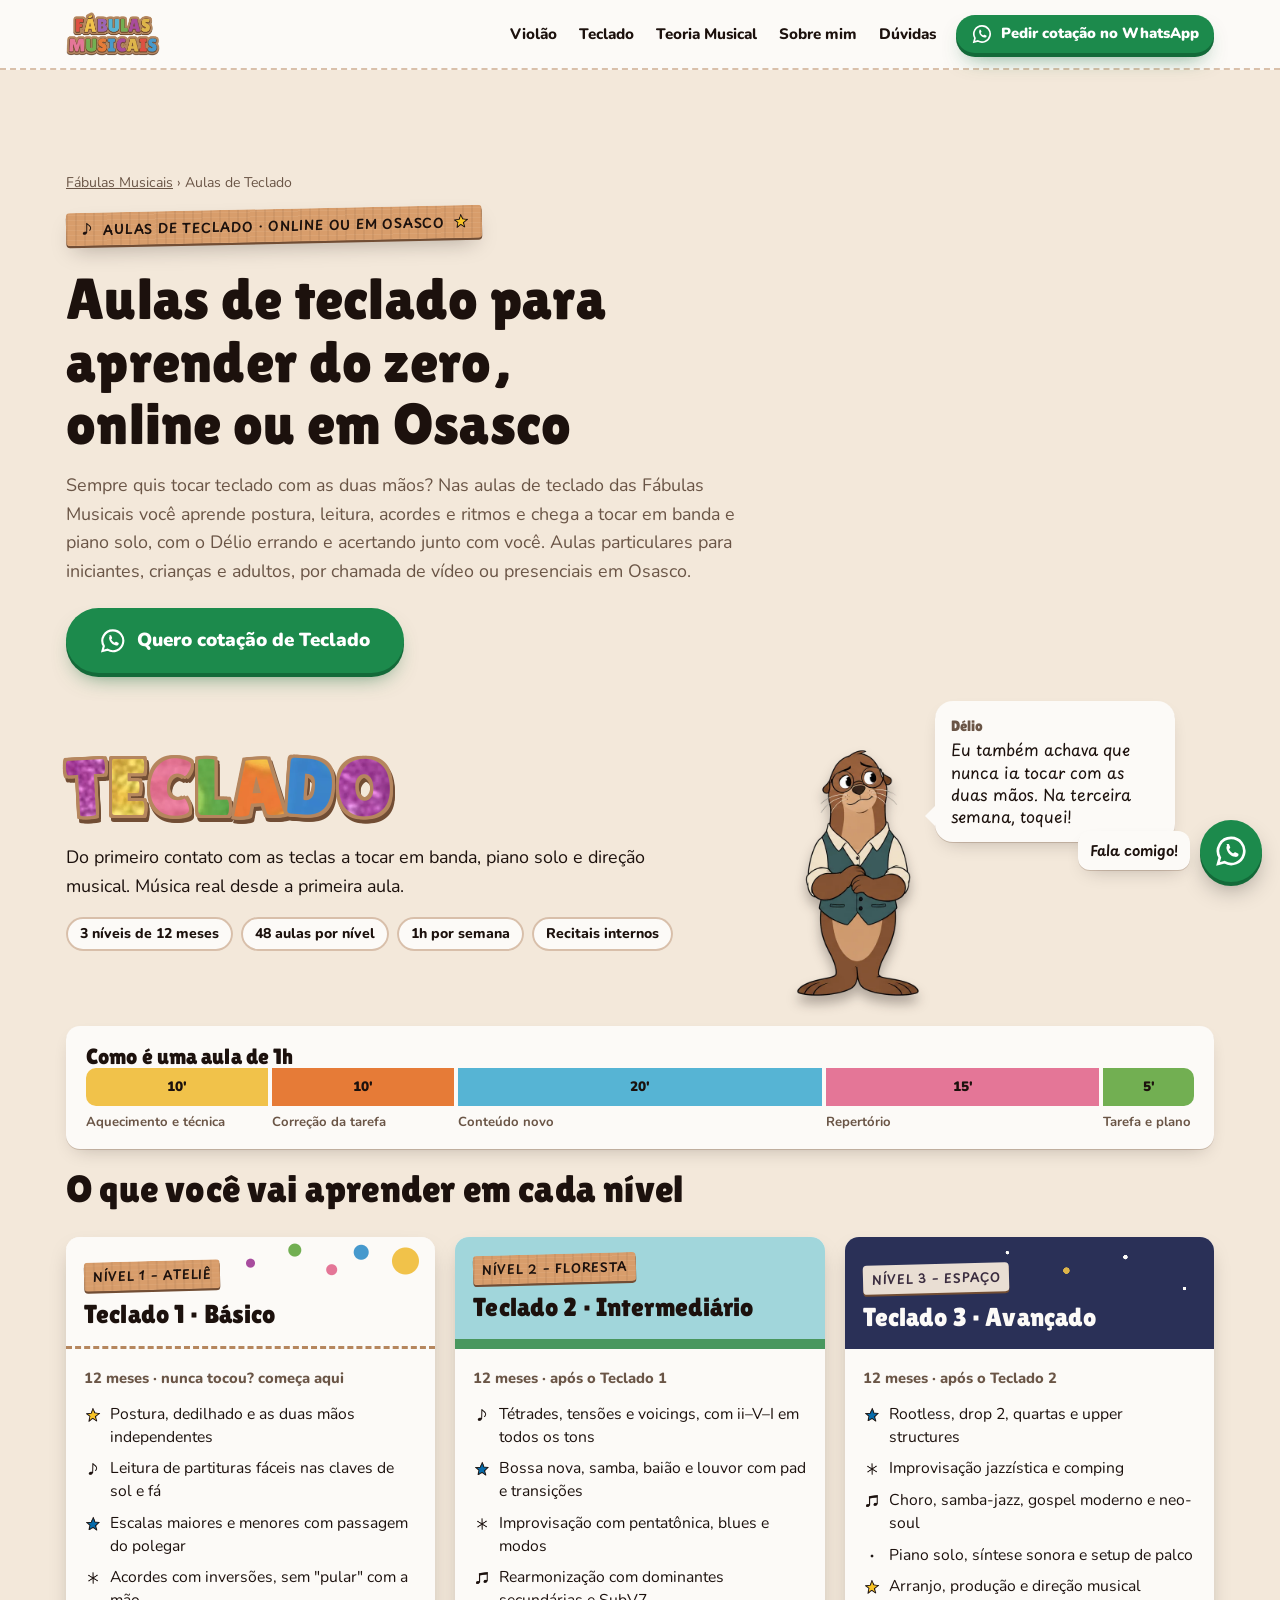
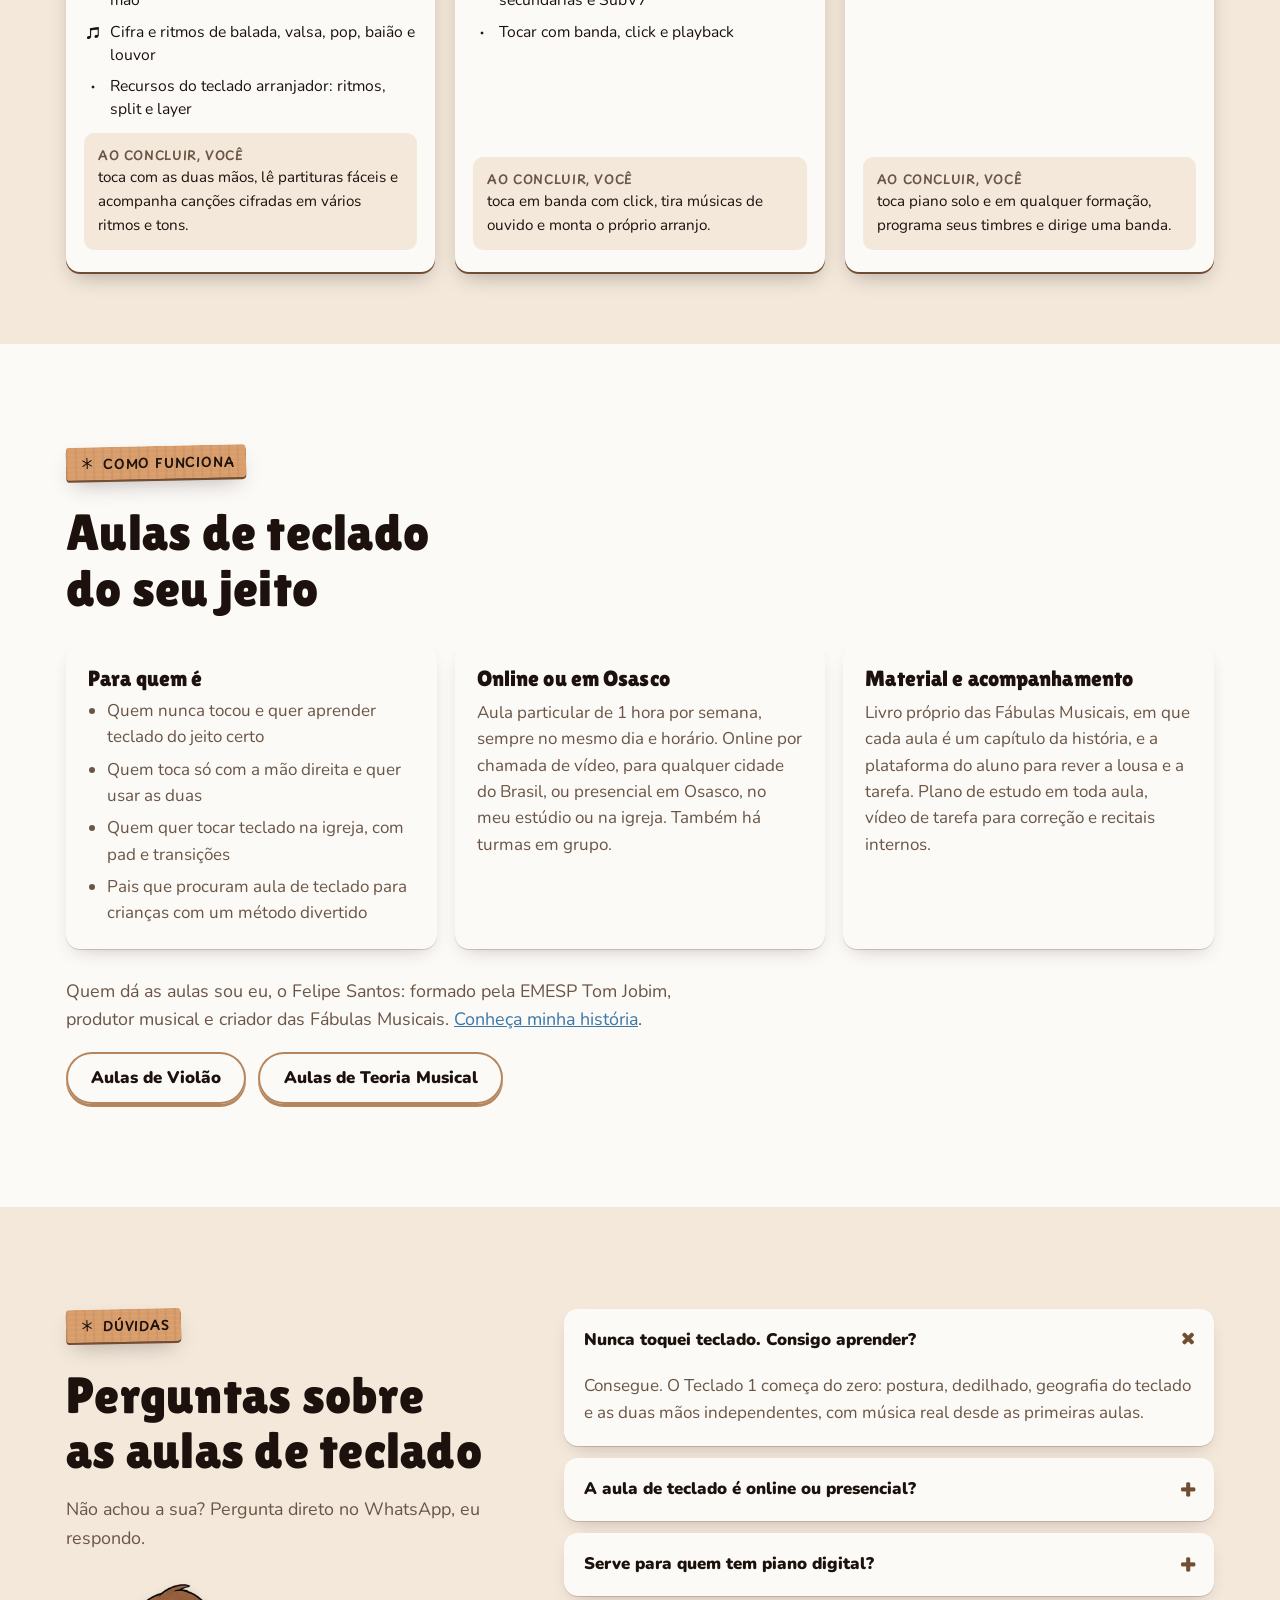
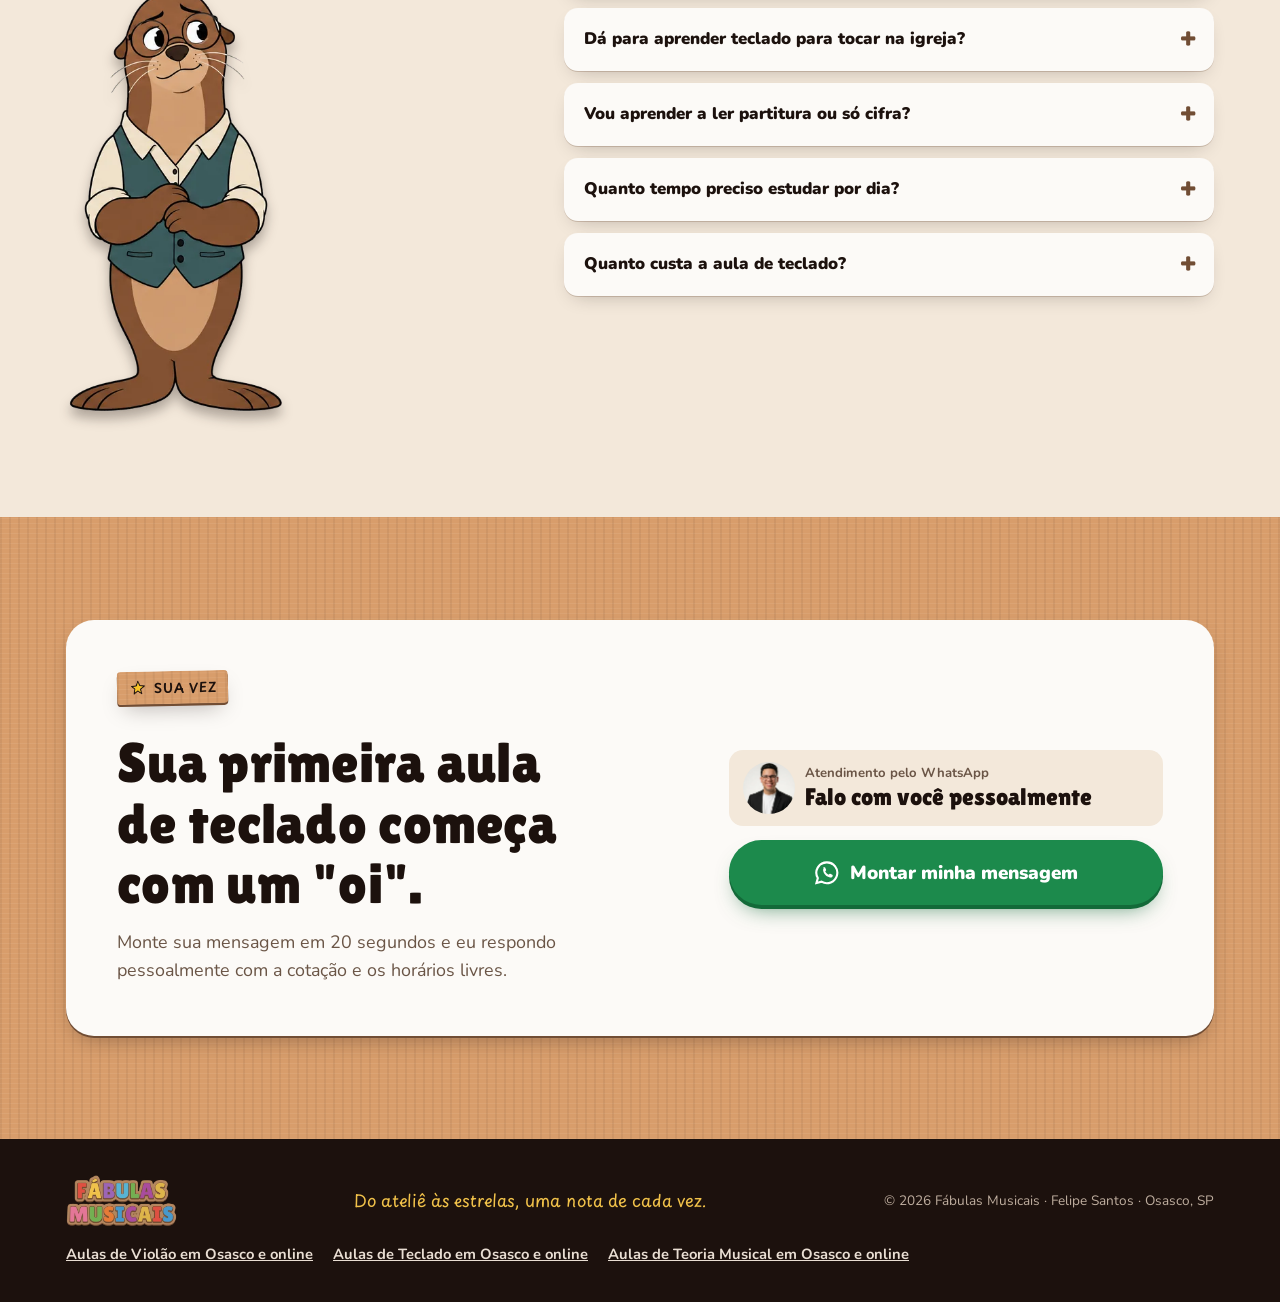
<file: aulas-de-teclado/index.html>
<!doctype html>
<html lang="pt-BR">
<head>
<meta charset="utf-8">
<meta name="viewport" content="width=device-width,initial-scale=1,viewport-fit=cover">
<link rel="icon" href="/favicon.ico" sizes="48x48">
<link rel="icon" type="image/png" sizes="96x96" href="/favicon-96.png">
<link rel="icon" type="image/png" sizes="192x192" href="/icon-192.png">
<link rel="apple-touch-icon" href="/apple-touch-icon.png">
<title>Aulas de Teclado em Osasco e Online para Iniciantes | Fábulas Musicais</title>
<meta name="description" content="Aprenda teclado do zero com aulas particulares online ou presenciais em Osasco. Duas mãos, acordes, ritmos, louvor e banda, com um método de histórias para crianças e adultos.">
<link rel="canonical" href="https://fabulasmusicais.com.br/aulas-de-teclado/">
<meta name="robots" content="index, follow">
<meta property="og:type" content="website">
<meta property="og:url" content="https://fabulasmusicais.com.br/aulas-de-teclado/">
<meta property="og:title" content="Aulas de Teclado em Osasco e Online para Iniciantes | Fábulas Musicais">
<meta property="og:description" content="Aprenda teclado do zero com aulas particulares online ou presenciais em Osasco. Duas mãos, acordes, ritmos, louvor e banda, com um método de histórias para crianças e adultos.">
<meta property="og:image" content="https://fabulasmusicais.com.br/img/og-image.jpg">
<meta property="og:locale" content="pt_BR">
<meta property="og:site_name" content="Fábulas Musicais">
<meta name="twitter:card" content="summary_large_image">
<script type="application/ld+json">
{
 "@context": "https://schema.org",
 "@graph": [
  {
   "@type": "Course",
   "@id": "https://fabulasmusicais.com.br/aulas-de-teclado/#curso",
   "name": "Aulas de Teclado",
   "description": "Aprenda teclado do zero com aulas particulares online ou presenciais em Osasco. Duas mãos, acordes, ritmos, louvor e banda, com um método de histórias para crianças e adultos.",
   "url": "https://fabulasmusicais.com.br/aulas-de-teclado/",
   "inLanguage": "pt-BR",
   "educationalLevel": "Iniciante ao avançado",
   "provider": {
    "@type": "MusicSchool",
    "@id": "https://fabulasmusicais.com.br/#escola",
    "name": "Fábulas Musicais",
    "url": "https://fabulasmusicais.com.br/"
   },
   "hasCourseInstance": [
    {
     "@type": "CourseInstance",
     "courseMode": "online",
     "courseWorkload": "PT1H",
     "courseSchedule": {
      "@type": "Schedule",
      "repeatFrequency": "P1W",
      "repeatCount": 48
     }
    },
    {
     "@type": "CourseInstance",
     "courseMode": "onsite",
     "courseWorkload": "PT1H",
     "location": {
      "@type": "Place",
      "name": "Osasco",
      "address": {
       "@type": "PostalAddress",
       "addressLocality": "Osasco",
       "addressRegion": "SP",
       "addressCountry": "BR"
      }
     },
     "courseSchedule": {
      "@type": "Schedule",
      "repeatFrequency": "P1W",
      "repeatCount": 48
     }
    }
   ],
   "offers": {
    "@type": "Offer",
    "category": "Paid",
    "availability": "https://schema.org/InStock"
   },
   "syllabusSections": [
    {
     "@type": "Syllabus",
     "name": "Teclado 1 · Básico",
     "description": "Postura, dedilhado e as duas mãos independentes; Leitura de partituras fáceis nas claves de sol e fá; Escalas maiores e menores com passagem do polegar; Acordes com inversões, sem \"pular\" com a mão; Cifra e ritmos de balada, valsa, pop, baião e louvor; Recursos do teclado arranjador: ritmos, split e layer"
    },
    {
     "@type": "Syllabus",
     "name": "Teclado 2 · Intermediário",
     "description": "Tétrades, tensões e voicings, com ii–V–I em todos os tons; Bossa nova, samba, baião e louvor com pad e transições; Improvisação com pentatônica, blues e modos; Rearmonização com dominantes secundárias e SubV7; Tocar com banda, click e playback"
    },
    {
     "@type": "Syllabus",
     "name": "Teclado 3 · Avançado",
     "description": "Rootless, drop 2, quartas e upper structures; Improvisação jazzística e comping; Choro, samba-jazz, gospel moderno e neo-soul; Piano solo, síntese sonora e setup de palco; Arranjo, produção e direção musical"
    }
   ]
  },
  {
   "@type": "FAQPage",
   "mainEntity": [
    {
     "@type": "Question",
     "name": "Nunca toquei teclado. Consigo aprender?",
     "acceptedAnswer": {
      "@type": "Answer",
      "text": "Consegue. O Teclado 1 começa do zero: postura, dedilhado, geografia do teclado e as duas mãos independentes, com música real desde as primeiras aulas."
     }
    },
    {
     "@type": "Question",
     "name": "A aula de teclado é online ou presencial?",
     "acceptedAnswer": {
      "@type": "Answer",
      "text": "Você escolhe. A aula online é por chamada de vídeo e atende alunos de todo o Brasil. A aula presencial é em Osasco, no meu estúdio ou na igreja."
     }
    },
    {
     "@type": "Question",
     "name": "Serve para quem tem piano digital?",
     "acceptedAnswer": {
      "@type": "Answer",
      "text": "Serve. Leitura, acordes, ritmos de acompanhamento e piano solo valem para teclado e piano digital. Os recursos de teclado arranjador, como ritmos, split e layer, aparecem no Teclado 1."
     }
    },
    {
     "@type": "Question",
     "name": "Dá para aprender teclado para tocar na igreja?",
     "acceptedAnswer": {
      "@type": "Answer",
      "text": "Dá. Ritmos de louvor estão no Teclado 1, e no Teclado 2 você aprende louvor com pad, transições e tocar com banda, click e playback."
     }
    },
    {
     "@type": "Question",
     "name": "Vou aprender a ler partitura ou só cifra?",
     "acceptedAnswer": {
      "@type": "Answer",
      "text": "Os dois. Você lê partituras fáceis nas claves de sol e fá e também acompanha canções pela cifra completa."
     }
    },
    {
     "@type": "Question",
     "name": "Quanto tempo preciso estudar por dia?",
     "acceptedAnswer": {
      "@type": "Answer",
      "text": "No nível 1, de 20 a 30 minutos por dia já fazem diferença. Toda aula termina com uma tarefa e um plano de estudo para a semana."
     }
    },
    {
     "@type": "Question",
     "name": "Quanto custa a aula de teclado?",
     "acceptedAnswer": {
      "@type": "Answer",
      "text": "O valor depende do formato (online ou presencial) e da frequência. Me chama no WhatsApp que eu mando a cotação sem compromisso."
     }
    }
   ]
  },
  {
   "@type": "BreadcrumbList",
   "itemListElement": [
    {
     "@type": "ListItem",
     "position": 1,
     "name": "Fábulas Musicais",
     "item": "https://fabulasmusicais.com.br/"
    },
    {
     "@type": "ListItem",
     "position": 2,
     "name": "Aulas de Teclado",
     "item": "https://fabulasmusicais.com.br/aulas-de-teclado/"
    }
   ]
  }
 ]
}
</script>
<link rel="preconnect" href="https://fonts.googleapis.com">
<link rel="preconnect" href="https://fonts.gstatic.com" crossorigin>
<link rel="stylesheet" href="https://fonts.googleapis.com/css2?family=Lilita+One&family=Nunito:ital,wght@0,400;0,600;0,700;0,800;0,900;1,400&family=Playpen+Sans:wght@400;600;700&display=swap">
<link rel="stylesheet" href="/estilo.css">
</head>
<body>

<svg width="0" height="0" style="position:absolute" aria-hidden="true">
  <symbol id="zap" viewBox="0 0 24 24"><path d="M12 2.2a9.8 9.8 0 0 0-8.4 14.8L2.3 21.7l4.8-1.3A9.8 9.8 0 1 0 12 2.2z" fill="none" stroke="currentColor" stroke-width="2"/><path d="M8.6 7.2c.3-.4.6-.4.9-.4h.6c.2 0 .4.1.5.4l.8 1.9c.1.3 0 .5-.1.7l-.6.7c-.1.2-.1.4 0 .6.6 1.1 1.5 2 2.6 2.6.2.1.4.1.6 0l.7-.6c.2-.2.5-.2.7-.1l1.9.8c.3.1.4.3.4.5v.6c0 .3-.1.7-.5 1-.6.4-1.3.6-2 .5-3.3-.5-6-3.2-6.5-6.5-.1-.8.1-1.5.5-2.1z" fill="currentColor"/></symbol>
</svg>

<header class="topo">
  <div class="wrap">
    <a class="marca" href="/" aria-label="Fábulas Musicais, página inicial"><img src="/img/assinatura.webp" alt="Fábulas Musicais" width="94" height="44"></a>
    <nav aria-label="Cursos">
      <a href="/aulas-de-violao/">Violão</a><a href="/aulas-de-teclado/" aria-current="page">Teclado</a><a href="/aulas-de-teoria-musical/">Teoria Musical</a>
      <a href="/#sobre">Sobre mim</a>
      <a href="#duvidas">Dúvidas</a>
    </nav>
    <a class="btn btn-zap" href="/?curso=Teclado#comecar"><svg aria-hidden="true"><use href="#zap"/></svg><span>Pedir cotação<span class="longo"> no WhatsApp</span></span></a>
  </div>
</header>

<main>
<section class="aulas curso-heroi" aria-labelledby="h1">
  <div class="wrap">
    <nav class="migalha" aria-label="Você está em"><a href="/">Fábulas Musicais</a> › Aulas de Teclado</nav>
    <span class="plaquinha"><img src="/img/rab/colcheia.webp" alt="">Aulas de teclado · online ou em Osasco<img src="/img/rab/estrela-amarela.webp" alt=""></span>
    <h1 id="h1" class="titulo-sec">Aulas de teclado para aprender do zero, online ou em Osasco</h1>
    <p class="lead">Sempre quis tocar teclado com as duas mãos? Nas aulas de teclado das Fábulas Musicais você aprende postura, leitura, acordes e ritmos e chega a tocar em banda e piano solo, com o Délio errando e acertando junto com você. Aulas particulares para iniciantes, crianças e adultos, por chamada de vídeo ou presenciais em Osasco.</p>
    <div class="acoes">
      <a class="btn btn-zap btn-lg" href="/?curso=Teclado#comecar"><svg aria-hidden="true"><use href="#zap"/></svg>Quero cotação de Teclado</a>
    </div>
    
  <div class="painel">
    <div class="painel-topo">
      <div><span class="recorte" aria-label="TECLADO"><span aria-hidden="true" style="--t:url(/img/tex/07.webp);--c:#A84C9E">T</span><span aria-hidden="true" style="--t:url(/img/tex/08.webp);--c:#DDB449">E</span><span aria-hidden="true" style="--t:url(/img/tex/09.webp);--c:#E47697">C</span><span aria-hidden="true" style="--t:url(/img/tex/10.webp);--c:#72AF52">L</span><span aria-hidden="true" style="--t:url(/img/tex/11.webp);--c:#E67B37">A</span><span aria-hidden="true" style="--t:url(/img/tex/12.webp);--c:#4699CD">D</span><span aria-hidden="true" style="--t:url(/img/tex/13.webp);--c:#A84C9E">O</span></span>
        <p class="resumo">Do primeiro contato com as teclas a tocar em banda, piano solo e direção musical. Música real desde a primeira aula.</p>
        <div class="pilulas"><span class="pilula">3 níveis de 12 meses</span><span class="pilula">48 aulas por nível</span><span class="pilula">1h por semana</span><span class="pilula">Recitais internos</span></div>
      </div>
      <div class="guia"><img src="/img/delio.webp" alt="Délio, guia do curso de Teclado"><div class="balao"><b>Délio</b>Eu também achava que nunca ia tocar com as duas mãos. Na terceira semana, toquei!</div></div>
    </div>
    <div class="aula-tempo"><h2 style="font-size:1.4rem">Como é uma aula de 1h</h2><div class="barra"><div style="flex:10;background:#F1C24A" title="Aquecimento e técnica: 10 min">10′</div><div style="flex:10;background:#E67B37" title="Correção da tarefa: 10 min">10′</div><div style="flex:20;background:#56B4D4" title="Conteúdo novo: 20 min">20′</div><div style="flex:15;background:#E47697" title="Repertório: 15 min">15′</div><div style="flex:5;background:#72AF52" title="Tarefa e plano: 5 min">5′</div></div><div class="barra-leg"><span style="flex:10;--c:#F1C24A">Aquecimento e técnica</span><span style="flex:10;--c:#E67B37">Correção da tarefa</span><span style="flex:20;--c:#56B4D4">Conteúdo novo</span><span style="flex:15;--c:#E47697">Repertório</span><span style="flex:5;--c:#72AF52">Tarefa e plano</span></div></div>
    <h2 class="titulo-sec" style="font-size:clamp(1.7rem,3.4vw,2.4rem);max-width:none">O que você vai aprender em cada nível</h2>
    <div class="niveis">
    <article class="nivel atelie">
      <div class="topo-nivel"><span class="etq">Nível 1 – Ateliê</span><h3>Teclado 1 · Básico</h3></div>
      <div class="corpo">
        <span class="dur">12 meses · nunca tocou? começa aqui</span>
        <ul><li><img src="/img/rab/estrela-amarela.webp" alt=""><span>Postura, dedilhado e as duas mãos independentes</span></li><li><img src="/img/rab/colcheia.webp" alt=""><span>Leitura de partituras fáceis nas claves de sol e fá</span></li><li><img src="/img/rab/estrela-azul.webp" alt=""><span>Escalas maiores e menores com passagem do polegar</span></li><li><img src="/img/rab/asterisco.webp" alt=""><span>Acordes com inversões, sem &quot;pular&quot; com a mão</span></li><li><img src="/img/rab/colcheias-ligadas.webp" alt=""><span>Cifra e ritmos de balada, valsa, pop, baião e louvor</span></li><li><img src="/img/rab/ponto.webp" alt=""><span>Recursos do teclado arranjador: ritmos, split e layer</span></li></ul>
        <div class="final"><b>Ao concluir, você</b>toca com as duas mãos, lê partituras fáceis e acompanha canções cifradas em vários ritmos e tons.</div>
      </div>
    </article>
    <article class="nivel floresta">
      <div class="topo-nivel"><span class="etq">Nível 2 – Floresta</span><h3>Teclado 2 · Intermediário</h3></div>
      <div class="corpo">
        <span class="dur">12 meses · após o Teclado 1</span>
        <ul><li><img src="/img/rab/colcheia.webp" alt=""><span>Tétrades, tensões e voicings, com ii–V–I em todos os tons</span></li><li><img src="/img/rab/estrela-azul.webp" alt=""><span>Bossa nova, samba, baião e louvor com pad e transições</span></li><li><img src="/img/rab/asterisco.webp" alt=""><span>Improvisação com pentatônica, blues e modos</span></li><li><img src="/img/rab/colcheias-ligadas.webp" alt=""><span>Rearmonização com dominantes secundárias e SubV7</span></li><li><img src="/img/rab/ponto.webp" alt=""><span>Tocar com banda, click e playback</span></li></ul>
        <div class="final"><b>Ao concluir, você</b>toca em banda com click, tira músicas de ouvido e monta o próprio arranjo.</div>
      </div>
    </article>
    <article class="nivel espaco">
      <div class="topo-nivel"><span class="etq">Nível 3 – Espaço</span><h3>Teclado 3 · Avançado</h3></div>
      <div class="corpo">
        <span class="dur">12 meses · após o Teclado 2</span>
        <ul><li><img src="/img/rab/estrela-azul.webp" alt=""><span>Rootless, drop 2, quartas e upper structures</span></li><li><img src="/img/rab/asterisco.webp" alt=""><span>Improvisação jazzística e comping</span></li><li><img src="/img/rab/colcheias-ligadas.webp" alt=""><span>Choro, samba-jazz, gospel moderno e neo-soul</span></li><li><img src="/img/rab/ponto.webp" alt=""><span>Piano solo, síntese sonora e setup de palco</span></li><li><img src="/img/rab/estrela-amarela.webp" alt=""><span>Arranjo, produção e direção musical</span></li></ul>
        <div class="final"><b>Ao concluir, você</b>toca piano solo e em qualquer formação, programa seus timbres e dirige uma banda.</div>
      </div>
    </article></div>
  </div>
  </div>
</section>

<section aria-labelledby="t-como">
  <div class="wrap">
    <span class="plaquinha"><img src="/img/rab/asterisco.webp" alt="">Como funciona</span>
    <h2 class="titulo-sec" id="t-como">Aulas de teclado do seu jeito</h2>
    <div class="cartoes-info">
      <div class="cartao-info"><h3>Para quem é</h3><ul><li>Quem nunca tocou e quer aprender teclado do jeito certo</li><li>Quem toca só com a mão direita e quer usar as duas</li><li>Quem quer tocar teclado na igreja, com pad e transições</li><li>Pais que procuram aula de teclado para crianças com um método divertido</li></ul></div>
      <div class="cartao-info"><h3>Online ou em Osasco</h3><p>Aula particular de 1 hora por semana, sempre no mesmo dia e horário. Online por chamada de vídeo, para qualquer cidade do Brasil, ou presencial em Osasco, no meu estúdio ou na igreja. Também há turmas em grupo.</p></div>
      <div class="cartao-info"><h3>Material e acompanhamento</h3><p>Livro próprio das Fábulas Musicais, em que cada aula é um capítulo da história, e a plataforma do aluno para rever a lousa e a tarefa. Plano de estudo em toda aula, vídeo de tarefa para correção e recitais internos.</p></div>
    </div>
    <p class="lead" style="margin-top:28px">Quem dá as aulas sou eu, o Felipe Santos: formado pela EMESP Tom Jobim, produtor musical e criador das Fábulas Musicais. <a href="/#sobre">Conheça minha história</a>.</p>
    <div class="outros-cursos"><a class="btn btn-papel" href="/aulas-de-violao/">Aulas de Violão</a><a class="btn btn-papel" href="/aulas-de-teoria-musical/">Aulas de Teoria Musical</a></div>
  </div>
</section>

<section class="duvidas" id="duvidas" aria-labelledby="t-duvidas">
  <div class="wrap grade">
    <div>
      <span class="plaquinha"><img src="/img/rab/asterisco.webp" alt="">Dúvidas</span>
      <h2 class="titulo-sec" id="t-duvidas">Perguntas sobre as aulas de teclado</h2>
      <p class="lead">Não achou a sua? Pergunta direto no WhatsApp, eu respondo.</p>
      <img class="tutor" src="/img/delio.webp" alt="">
    </div>
    <div class="faq"><details open><summary>Nunca toquei teclado. Consigo aprender?</summary><div class="resp">Consegue. O Teclado 1 começa do zero: postura, dedilhado, geografia do teclado e as duas mãos independentes, com música real desde as primeiras aulas.</div></details><details><summary>A aula de teclado é online ou presencial?</summary><div class="resp">Você escolhe. A aula online é por chamada de vídeo e atende alunos de todo o Brasil. A aula presencial é em Osasco, no meu estúdio ou na igreja.</div></details><details><summary>Serve para quem tem piano digital?</summary><div class="resp">Serve. Leitura, acordes, ritmos de acompanhamento e piano solo valem para teclado e piano digital. Os recursos de teclado arranjador, como ritmos, split e layer, aparecem no Teclado 1.</div></details><details><summary>Dá para aprender teclado para tocar na igreja?</summary><div class="resp">Dá. Ritmos de louvor estão no Teclado 1, e no Teclado 2 você aprende louvor com pad, transições e tocar com banda, click e playback.</div></details><details><summary>Vou aprender a ler partitura ou só cifra?</summary><div class="resp">Os dois. Você lê partituras fáceis nas claves de sol e fá e também acompanha canções pela cifra completa.</div></details><details><summary>Quanto tempo preciso estudar por dia?</summary><div class="resp">No nível 1, de 20 a 30 minutos por dia já fazem diferença. Toda aula termina com uma tarefa e um plano de estudo para a semana.</div></details><details><summary>Quanto custa a aula de teclado?</summary><div class="resp">O valor depende do formato (online ou presencial) e da frequência. Me chama no WhatsApp que eu mando a cotação sem compromisso.</div></details></div>
  </div>
</section>

<section class="final" aria-labelledby="t-final">
  <div class="wrap">
    <div class="placa">
      <div>
        <span class="plaquinha"><img src="/img/rab/estrela-amarela.webp" alt="">Sua vez</span>
        <h2 id="t-final" style="margin-top:.5em">Sua primeira aula de teclado começa com um "oi".</h2>
        <p class="sub">Monte sua mensagem em 20 segundos e eu respondo pessoalmente com a cotação e os horários livres.</p>
      </div>
      <div class="contato">
        <div class="numero-zap">
          <img src="/img/felipe_retrato.webp" alt="Felipe Santos, professor de música">
          <div><small>Atendimento pelo WhatsApp</small><span class="n">Falo com você pessoalmente</span></div>
        </div>
        <a class="btn btn-zap btn-lg" href="/?curso=Teclado#comecar"><svg aria-hidden="true"><use href="#zap"/></svg>Montar minha mensagem</a>
      </div>
    </div>
  </div>
</section>
</main>

<footer>
  <div class="wrap">
    <img src="/img/assinatura.webp" alt="Fábulas Musicais" width="111" height="52">
    <span class="assin">Do ateliê às estrelas, uma nota de cada vez.</span>
    <small>© 2026 Fábulas Musicais · Felipe Santos · Osasco, SP</small>
    <nav class="rodape-links" aria-label="Cursos"><a href="/aulas-de-violao/">Aulas de Violão em Osasco e online</a><a href="/aulas-de-teclado/">Aulas de Teclado em Osasco e online</a><a href="/aulas-de-teoria-musical/">Aulas de Teoria Musical em Osasco e online</a></nav>
  </div>
</footer>

<a class="flutua" href="/?curso=Teclado#comecar" aria-label="Pedir cotação ao Felipe"><svg aria-hidden="true"><use href="#zap"/></svg><span class="bolha">Fala comigo!</span></a>
</body>
</html>
</file>
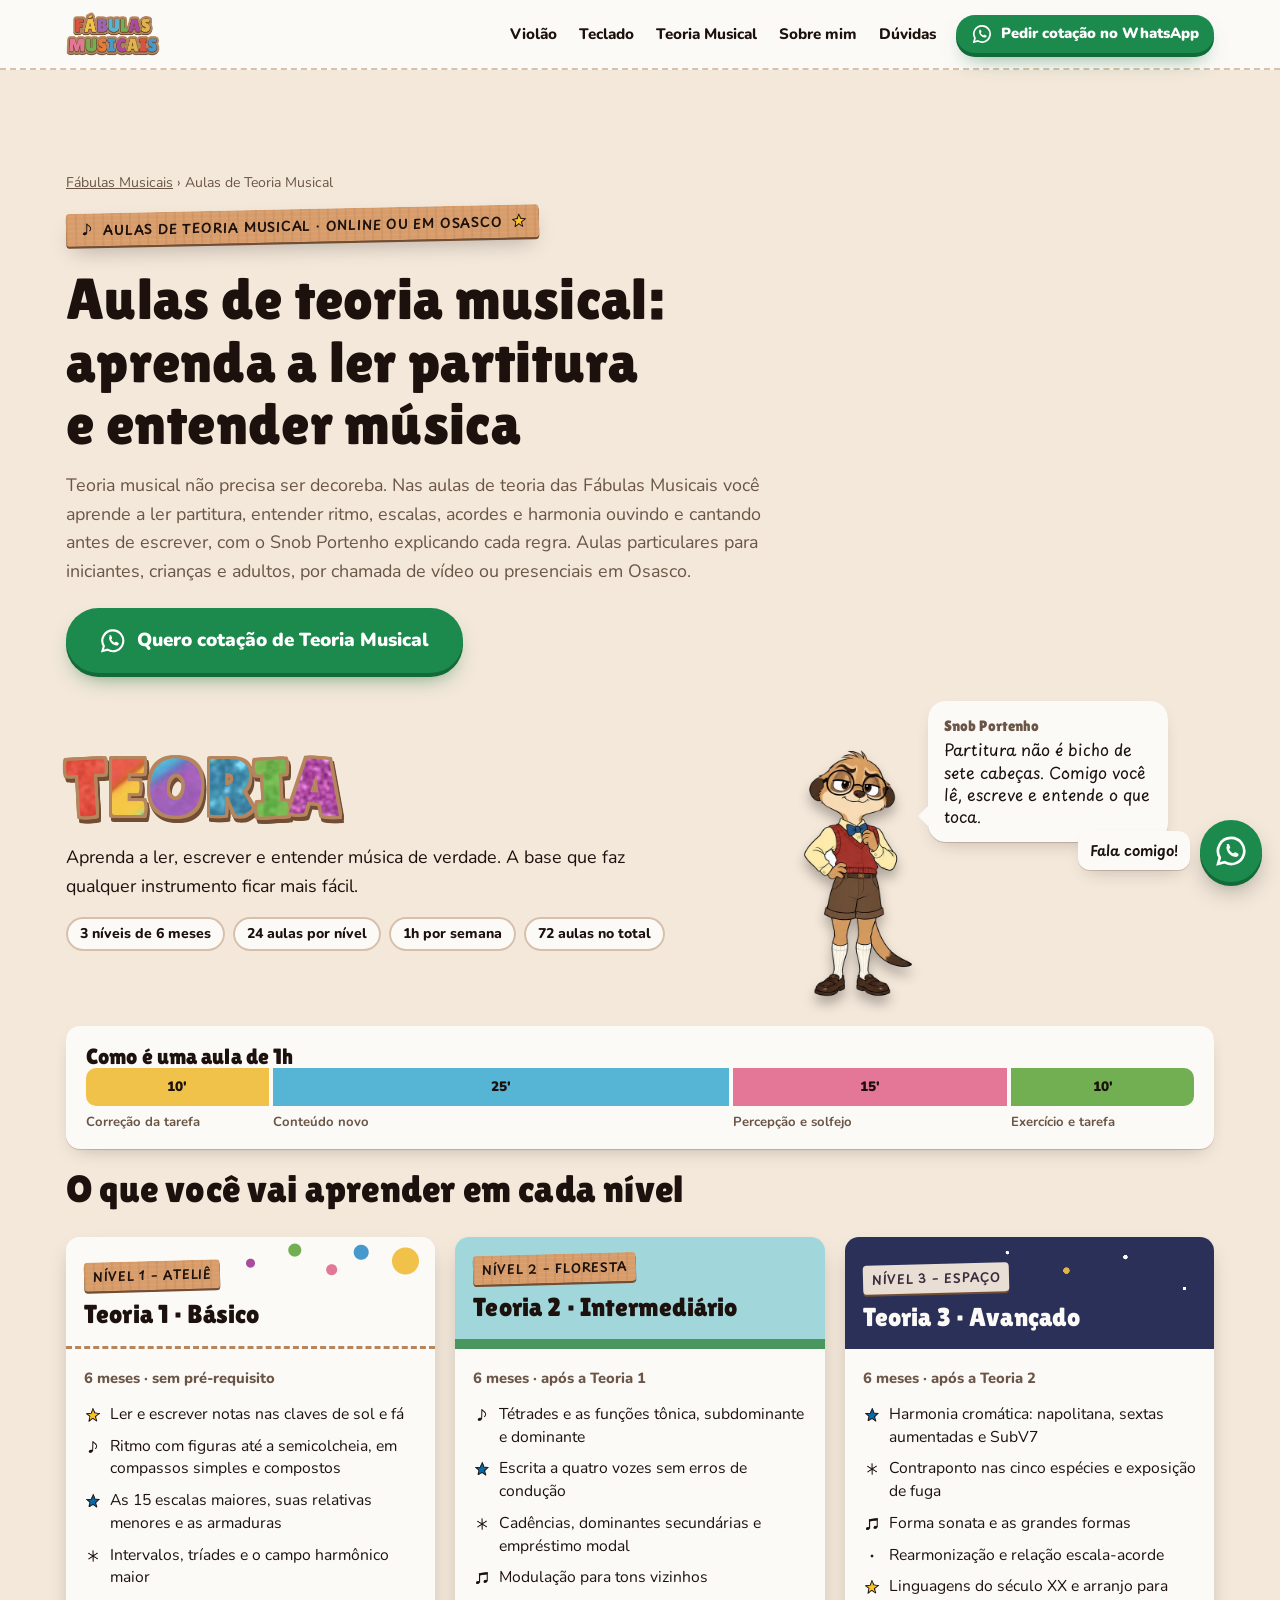
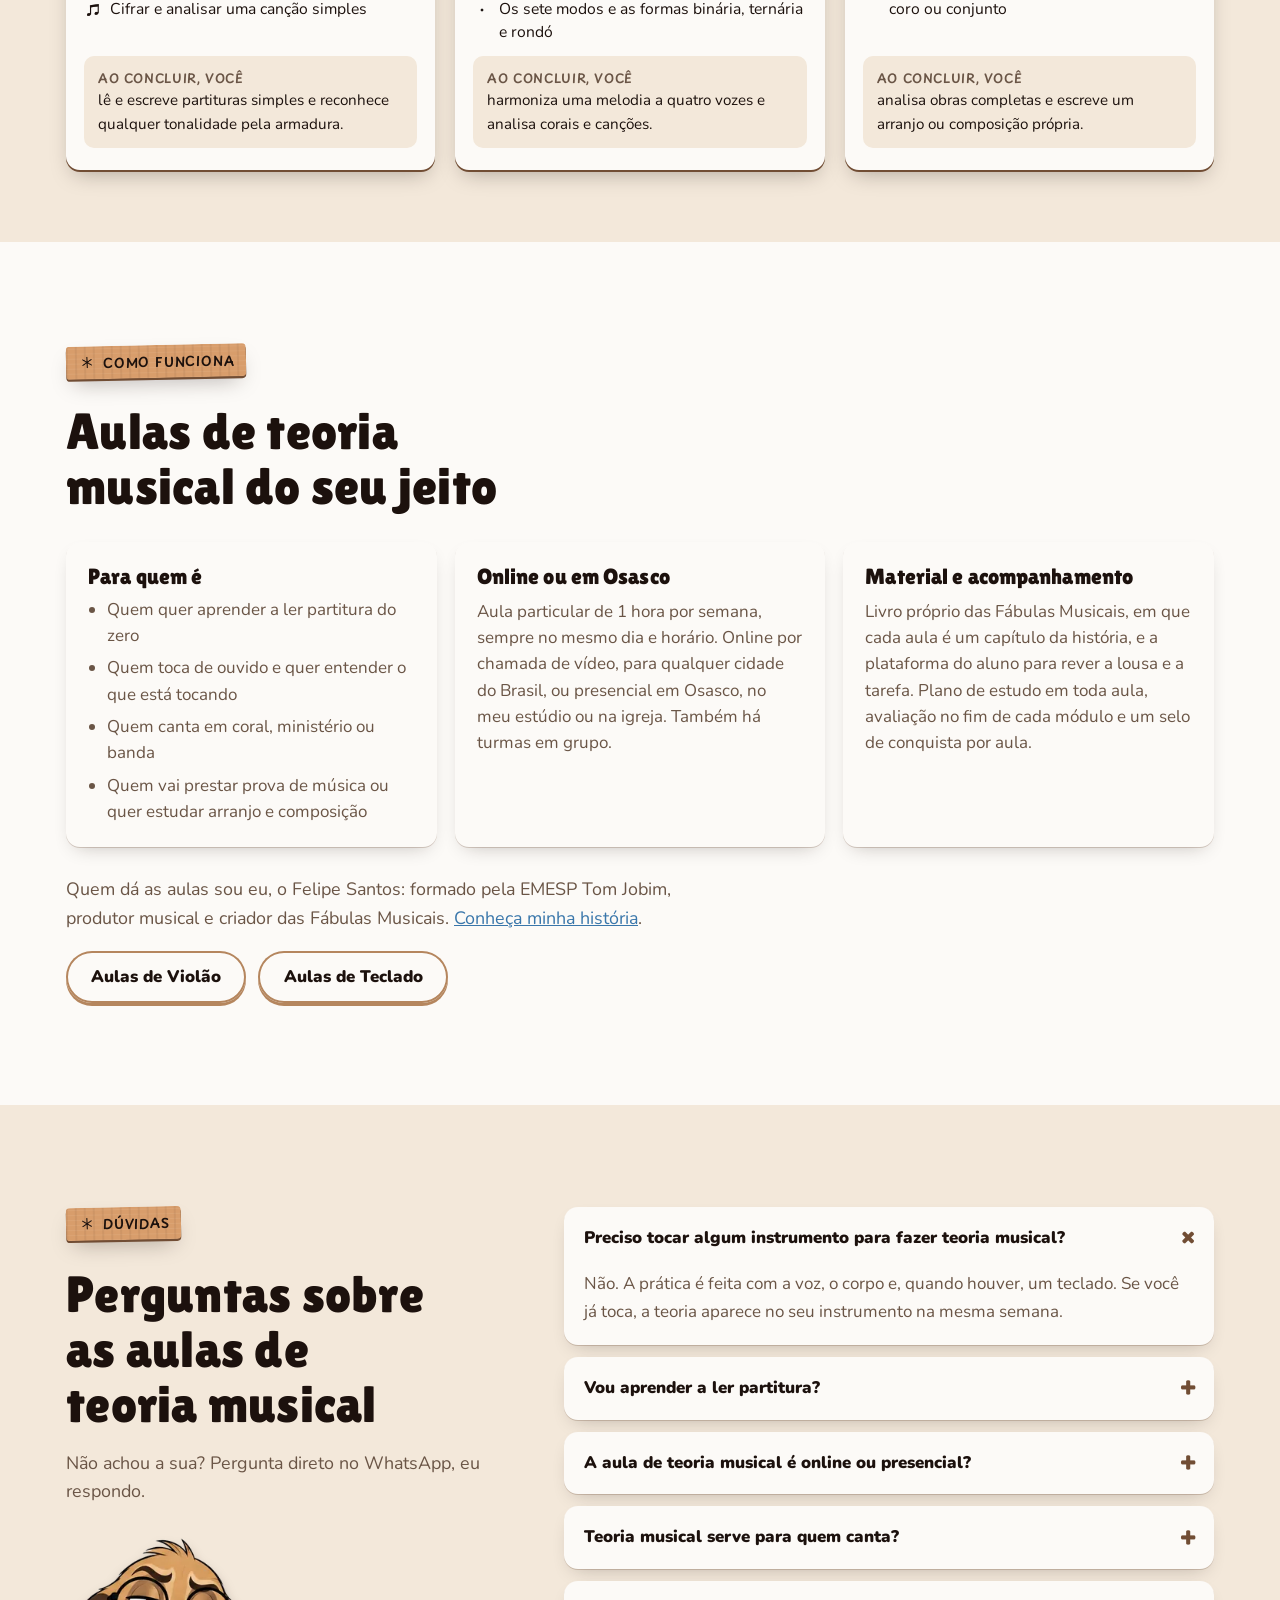
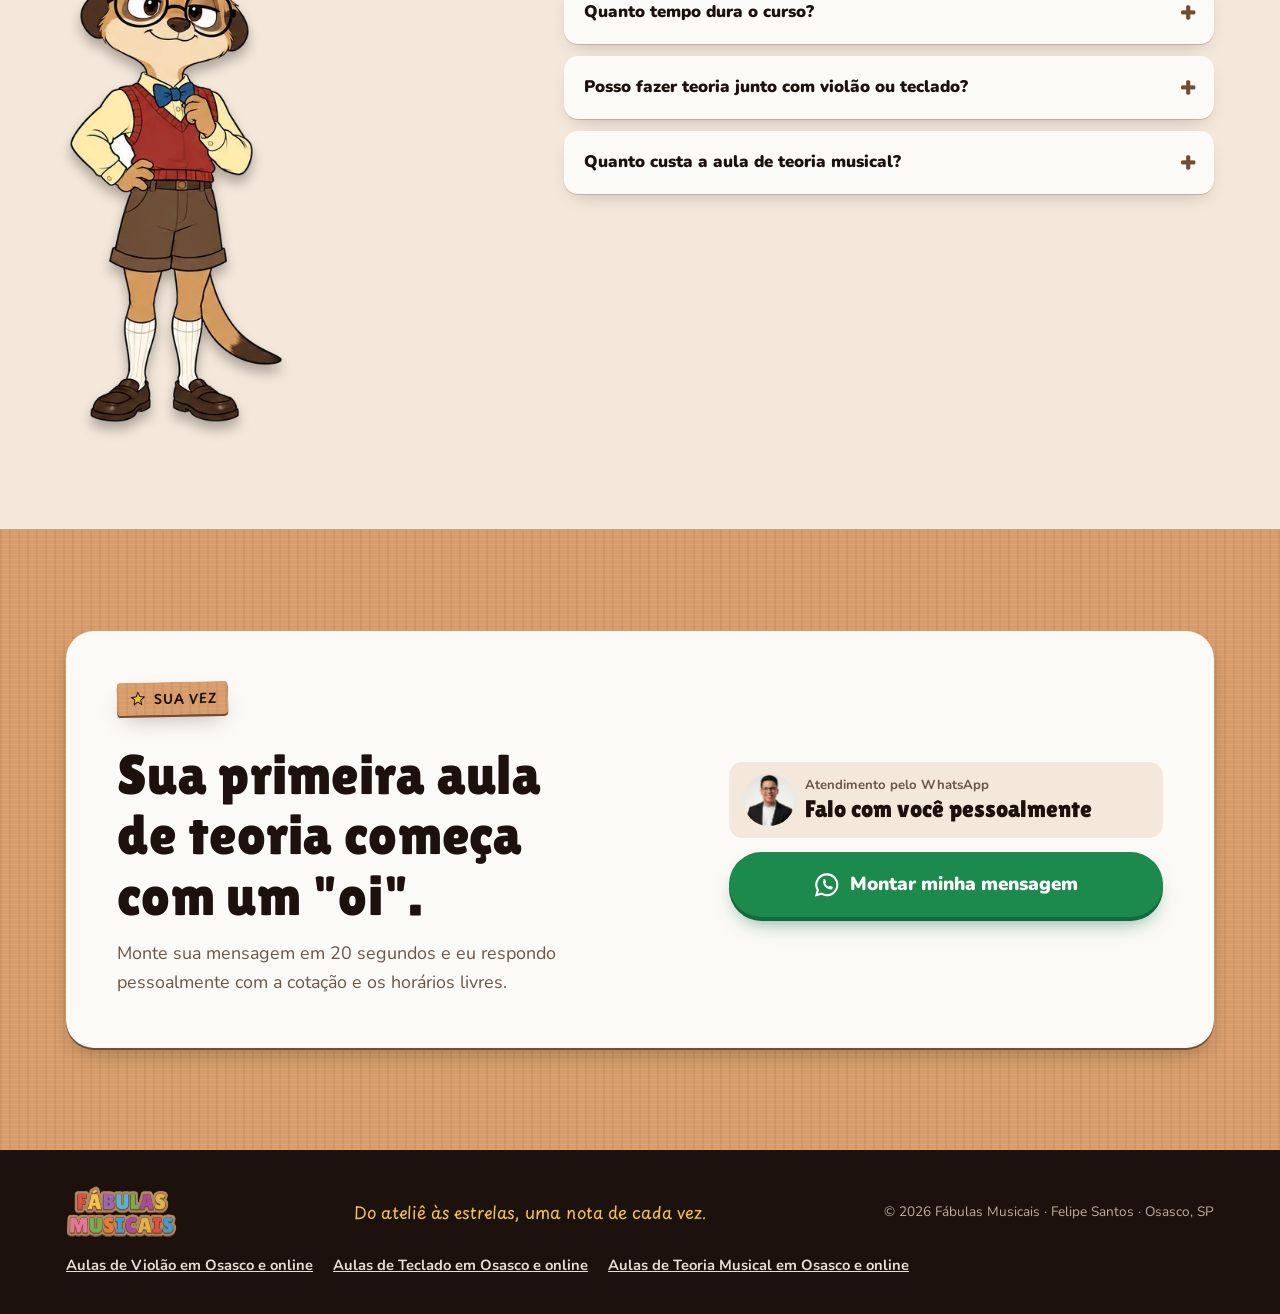
<file: aulas-de-teoria-musical/index.html>
<!doctype html>
<html lang="pt-BR">
<head>
<meta charset="utf-8">
<meta name="viewport" content="width=device-width,initial-scale=1,viewport-fit=cover">
<link rel="icon" href="/favicon.ico" sizes="48x48">
<link rel="icon" type="image/png" sizes="96x96" href="/favicon-96.png">
<link rel="icon" type="image/png" sizes="192x192" href="/icon-192.png">
<link rel="apple-touch-icon" href="/apple-touch-icon.png">
<title>Aulas de Teoria Musical Online e em Osasco | Fábulas Musicais</title>
<meta name="description" content="Aprenda teoria musical e a ler partitura do zero, com aulas particulares online ou presenciais em Osasco. Ritmo, escalas, acordes e harmonia contados como uma história.">
<link rel="canonical" href="https://fabulasmusicais.com.br/aulas-de-teoria-musical/">
<meta name="robots" content="index, follow">
<meta property="og:type" content="website">
<meta property="og:url" content="https://fabulasmusicais.com.br/aulas-de-teoria-musical/">
<meta property="og:title" content="Aulas de Teoria Musical Online e em Osasco | Fábulas Musicais">
<meta property="og:description" content="Aprenda teoria musical e a ler partitura do zero, com aulas particulares online ou presenciais em Osasco. Ritmo, escalas, acordes e harmonia contados como uma história.">
<meta property="og:image" content="https://fabulasmusicais.com.br/img/og-image.jpg">
<meta property="og:locale" content="pt_BR">
<meta property="og:site_name" content="Fábulas Musicais">
<meta name="twitter:card" content="summary_large_image">
<script type="application/ld+json">
{
 "@context": "https://schema.org",
 "@graph": [
  {
   "@type": "Course",
   "@id": "https://fabulasmusicais.com.br/aulas-de-teoria-musical/#curso",
   "name": "Aulas de Teoria Musical",
   "description": "Aprenda teoria musical e a ler partitura do zero, com aulas particulares online ou presenciais em Osasco. Ritmo, escalas, acordes e harmonia contados como uma história.",
   "url": "https://fabulasmusicais.com.br/aulas-de-teoria-musical/",
   "inLanguage": "pt-BR",
   "educationalLevel": "Iniciante ao avançado",
   "provider": {
    "@type": "MusicSchool",
    "@id": "https://fabulasmusicais.com.br/#escola",
    "name": "Fábulas Musicais",
    "url": "https://fabulasmusicais.com.br/"
   },
   "hasCourseInstance": [
    {
     "@type": "CourseInstance",
     "courseMode": "online",
     "courseWorkload": "PT1H",
     "courseSchedule": {
      "@type": "Schedule",
      "repeatFrequency": "P1W",
      "repeatCount": 24
     }
    },
    {
     "@type": "CourseInstance",
     "courseMode": "onsite",
     "courseWorkload": "PT1H",
     "location": {
      "@type": "Place",
      "name": "Osasco",
      "address": {
       "@type": "PostalAddress",
       "addressLocality": "Osasco",
       "addressRegion": "SP",
       "addressCountry": "BR"
      }
     },
     "courseSchedule": {
      "@type": "Schedule",
      "repeatFrequency": "P1W",
      "repeatCount": 24
     }
    }
   ],
   "offers": {
    "@type": "Offer",
    "category": "Paid",
    "availability": "https://schema.org/InStock"
   },
   "syllabusSections": [
    {
     "@type": "Syllabus",
     "name": "Teoria 1 · Básico",
     "description": "Ler e escrever notas nas claves de sol e fá; Ritmo com figuras até a semicolcheia, em compassos simples e compostos; As 15 escalas maiores, suas relativas menores e as armaduras; Intervalos, tríades e o campo harmônico maior; Cifrar e analisar uma canção simples"
    },
    {
     "@type": "Syllabus",
     "name": "Teoria 2 · Intermediário",
     "description": "Tétrades e as funções tônica, subdominante e dominante; Escrita a quatro vozes sem erros de condução; Cadências, dominantes secundárias e empréstimo modal; Modulação para tons vizinhos; Os sete modos e as formas binária, ternária e rondó"
    },
    {
     "@type": "Syllabus",
     "name": "Teoria 3 · Avançado",
     "description": "Harmonia cromática: napolitana, sextas aumentadas e SubV7; Contraponto nas cinco espécies e exposição de fuga; Forma sonata e as grandes formas; Rearmonização e relação escala-acorde; Linguagens do século XX e arranjo para coro ou conjunto"
    }
   ]
  },
  {
   "@type": "FAQPage",
   "mainEntity": [
    {
     "@type": "Question",
     "name": "Preciso tocar algum instrumento para fazer teoria musical?",
     "acceptedAnswer": {
      "@type": "Answer",
      "text": "Não. A prática é feita com a voz, o corpo e, quando houver, um teclado. Se você já toca, a teoria aparece no seu instrumento na mesma semana."
     }
    },
    {
     "@type": "Question",
     "name": "Vou aprender a ler partitura?",
     "acceptedAnswer": {
      "@type": "Answer",
      "text": "Vai. Na Teoria 1 você lê e escreve partituras simples nas claves de sol e fá e reconhece qualquer tonalidade pela armadura."
     }
    },
    {
     "@type": "Question",
     "name": "A aula de teoria musical é online ou presencial?",
     "acceptedAnswer": {
      "@type": "Answer",
      "text": "Você escolhe. A aula online é por chamada de vídeo e atende alunos de todo o Brasil. A aula presencial é em Osasco, no meu estúdio ou na igreja."
     }
    },
    {
     "@type": "Question",
     "name": "Teoria musical serve para quem canta?",
     "acceptedAnswer": {
      "@type": "Answer",
      "text": "Serve muito. Toda aula tem percepção e solfejo, e o conteúdo ajuda a ler as vozes, afinar melhor e entender os arranjos."
     }
    },
    {
     "@type": "Question",
     "name": "Quanto tempo dura o curso?",
     "acceptedAnswer": {
      "@type": "Answer",
      "text": "São 3 níveis de 6 meses, com uma aula de 1 hora por semana: 24 aulas por nível e 72 no total. Não há pré-requisito para a Teoria 1."
     }
    },
    {
     "@type": "Question",
     "name": "Posso fazer teoria junto com violão ou teclado?",
     "acceptedAnswer": {
      "@type": "Answer",
      "text": "Pode, e eu recomendo. O que você entende na teoria aparece no instrumento na mesma semana."
     }
    },
    {
     "@type": "Question",
     "name": "Quanto custa a aula de teoria musical?",
     "acceptedAnswer": {
      "@type": "Answer",
      "text": "O valor depende do formato (online ou presencial) e da frequência. Me chama no WhatsApp que eu mando a cotação sem compromisso."
     }
    }
   ]
  },
  {
   "@type": "BreadcrumbList",
   "itemListElement": [
    {
     "@type": "ListItem",
     "position": 1,
     "name": "Fábulas Musicais",
     "item": "https://fabulasmusicais.com.br/"
    },
    {
     "@type": "ListItem",
     "position": 2,
     "name": "Aulas de Teoria Musical",
     "item": "https://fabulasmusicais.com.br/aulas-de-teoria-musical/"
    }
   ]
  }
 ]
}
</script>
<link rel="preconnect" href="https://fonts.googleapis.com">
<link rel="preconnect" href="https://fonts.gstatic.com" crossorigin>
<link rel="stylesheet" href="https://fonts.googleapis.com/css2?family=Lilita+One&family=Nunito:ital,wght@0,400;0,600;0,700;0,800;0,900;1,400&family=Playpen+Sans:wght@400;600;700&display=swap">
<link rel="stylesheet" href="/estilo.css">
</head>
<body>

<svg width="0" height="0" style="position:absolute" aria-hidden="true">
  <symbol id="zap" viewBox="0 0 24 24"><path d="M12 2.2a9.8 9.8 0 0 0-8.4 14.8L2.3 21.7l4.8-1.3A9.8 9.8 0 1 0 12 2.2z" fill="none" stroke="currentColor" stroke-width="2"/><path d="M8.6 7.2c.3-.4.6-.4.9-.4h.6c.2 0 .4.1.5.4l.8 1.9c.1.3 0 .5-.1.7l-.6.7c-.1.2-.1.4 0 .6.6 1.1 1.5 2 2.6 2.6.2.1.4.1.6 0l.7-.6c.2-.2.5-.2.7-.1l1.9.8c.3.1.4.3.4.5v.6c0 .3-.1.7-.5 1-.6.4-1.3.6-2 .5-3.3-.5-6-3.2-6.5-6.5-.1-.8.1-1.5.5-2.1z" fill="currentColor"/></symbol>
</svg>

<header class="topo">
  <div class="wrap">
    <a class="marca" href="/" aria-label="Fábulas Musicais, página inicial"><img src="/img/assinatura.webp" alt="Fábulas Musicais" width="94" height="44"></a>
    <nav aria-label="Cursos">
      <a href="/aulas-de-violao/">Violão</a><a href="/aulas-de-teclado/">Teclado</a><a href="/aulas-de-teoria-musical/" aria-current="page">Teoria Musical</a>
      <a href="/#sobre">Sobre mim</a>
      <a href="#duvidas">Dúvidas</a>
    </nav>
    <a class="btn btn-zap" href="/?curso=Teoria+Musical#comecar"><svg aria-hidden="true"><use href="#zap"/></svg><span>Pedir cotação<span class="longo"> no WhatsApp</span></span></a>
  </div>
</header>

<main>
<section class="aulas curso-heroi" aria-labelledby="h1">
  <div class="wrap">
    <nav class="migalha" aria-label="Você está em"><a href="/">Fábulas Musicais</a> › Aulas de Teoria Musical</nav>
    <span class="plaquinha"><img src="/img/rab/colcheia.webp" alt="">Aulas de teoria musical · online ou em Osasco<img src="/img/rab/estrela-amarela.webp" alt=""></span>
    <h1 id="h1" class="titulo-sec">Aulas de teoria musical: aprenda a ler partitura e entender música</h1>
    <p class="lead">Teoria musical não precisa ser decoreba. Nas aulas de teoria das Fábulas Musicais você aprende a ler partitura, entender ritmo, escalas, acordes e harmonia ouvindo e cantando antes de escrever, com o Snob Portenho explicando cada regra. Aulas particulares para iniciantes, crianças e adultos, por chamada de vídeo ou presenciais em Osasco.</p>
    <div class="acoes">
      <a class="btn btn-zap btn-lg" href="/?curso=Teoria+Musical#comecar"><svg aria-hidden="true"><use href="#zap"/></svg>Quero cotação de Teoria Musical</a>
    </div>
    
  <div class="painel">
    <div class="painel-topo">
      <div><span class="recorte" aria-label="TEORIA"><span aria-hidden="true" style="--t:url(/img/tex/01.webp);--c:#DF5041">T</span><span aria-hidden="true" style="--t:url(/img/tex/02.webp);--c:#F1C24A">E</span><span aria-hidden="true" style="--t:url(/img/tex/04.webp);--c:#9B65B5">O</span><span aria-hidden="true" style="--t:url(/img/tex/05.webp);--c:#56B4D4">R</span><span aria-hidden="true" style="--t:url(/img/tex/06.webp);--c:#72AF52">I</span><span aria-hidden="true" style="--t:url(/img/tex/07.webp);--c:#A84C9E">A</span></span>
        <p class="resumo">Aprenda a ler, escrever e entender música de verdade. A base que faz qualquer instrumento ficar mais fácil.</p>
        <div class="pilulas"><span class="pilula">3 níveis de 6 meses</span><span class="pilula">24 aulas por nível</span><span class="pilula">1h por semana</span><span class="pilula">72 aulas no total</span></div>
      </div>
      <div class="guia"><img src="/img/snob.webp" alt="Snob Portenho, guia do curso de Teoria Musical"><div class="balao"><b>Snob Portenho</b>Partitura não é bicho de sete cabeças. Comigo você lê, escreve e entende o que toca.</div></div>
    </div>
    <div class="aula-tempo"><h2 style="font-size:1.4rem">Como é uma aula de 1h</h2><div class="barra"><div style="flex:10;background:#F1C24A" title="Correção da tarefa: 10 min">10′</div><div style="flex:25;background:#56B4D4" title="Conteúdo novo: 25 min">25′</div><div style="flex:15;background:#E47697" title="Percepção e solfejo: 15 min">15′</div><div style="flex:10;background:#72AF52" title="Exercício e tarefa: 10 min">10′</div></div><div class="barra-leg"><span style="flex:10;--c:#F1C24A">Correção da tarefa</span><span style="flex:25;--c:#56B4D4">Conteúdo novo</span><span style="flex:15;--c:#E47697">Percepção e solfejo</span><span style="flex:10;--c:#72AF52">Exercício e tarefa</span></div></div>
    <h2 class="titulo-sec" style="font-size:clamp(1.7rem,3.4vw,2.4rem);max-width:none">O que você vai aprender em cada nível</h2>
    <div class="niveis">
    <article class="nivel atelie">
      <div class="topo-nivel"><span class="etq">Nível 1 – Ateliê</span><h3>Teoria 1 · Básico</h3></div>
      <div class="corpo">
        <span class="dur">6 meses · sem pré-requisito</span>
        <ul><li><img src="/img/rab/estrela-amarela.webp" alt=""><span>Ler e escrever notas nas claves de sol e fá</span></li><li><img src="/img/rab/colcheia.webp" alt=""><span>Ritmo com figuras até a semicolcheia, em compassos simples e compostos</span></li><li><img src="/img/rab/estrela-azul.webp" alt=""><span>As 15 escalas maiores, suas relativas menores e as armaduras</span></li><li><img src="/img/rab/asterisco.webp" alt=""><span>Intervalos, tríades e o campo harmônico maior</span></li><li><img src="/img/rab/colcheias-ligadas.webp" alt=""><span>Cifrar e analisar uma canção simples</span></li></ul>
        <div class="final"><b>Ao concluir, você</b>lê e escreve partituras simples e reconhece qualquer tonalidade pela armadura.</div>
      </div>
    </article>
    <article class="nivel floresta">
      <div class="topo-nivel"><span class="etq">Nível 2 – Floresta</span><h3>Teoria 2 · Intermediário</h3></div>
      <div class="corpo">
        <span class="dur">6 meses · após a Teoria 1</span>
        <ul><li><img src="/img/rab/colcheia.webp" alt=""><span>Tétrades e as funções tônica, subdominante e dominante</span></li><li><img src="/img/rab/estrela-azul.webp" alt=""><span>Escrita a quatro vozes sem erros de condução</span></li><li><img src="/img/rab/asterisco.webp" alt=""><span>Cadências, dominantes secundárias e empréstimo modal</span></li><li><img src="/img/rab/colcheias-ligadas.webp" alt=""><span>Modulação para tons vizinhos</span></li><li><img src="/img/rab/ponto.webp" alt=""><span>Os sete modos e as formas binária, ternária e rondó</span></li></ul>
        <div class="final"><b>Ao concluir, você</b>harmoniza uma melodia a quatro vozes e analisa corais e canções.</div>
      </div>
    </article>
    <article class="nivel espaco">
      <div class="topo-nivel"><span class="etq">Nível 3 – Espaço</span><h3>Teoria 3 · Avançado</h3></div>
      <div class="corpo">
        <span class="dur">6 meses · após a Teoria 2</span>
        <ul><li><img src="/img/rab/estrela-azul.webp" alt=""><span>Harmonia cromática: napolitana, sextas aumentadas e SubV7</span></li><li><img src="/img/rab/asterisco.webp" alt=""><span>Contraponto nas cinco espécies e exposição de fuga</span></li><li><img src="/img/rab/colcheias-ligadas.webp" alt=""><span>Forma sonata e as grandes formas</span></li><li><img src="/img/rab/ponto.webp" alt=""><span>Rearmonização e relação escala-acorde</span></li><li><img src="/img/rab/estrela-amarela.webp" alt=""><span>Linguagens do século XX e arranjo para coro ou conjunto</span></li></ul>
        <div class="final"><b>Ao concluir, você</b>analisa obras completas e escreve um arranjo ou composição própria.</div>
      </div>
    </article></div>
  </div>
  </div>
</section>

<section aria-labelledby="t-como">
  <div class="wrap">
    <span class="plaquinha"><img src="/img/rab/asterisco.webp" alt="">Como funciona</span>
    <h2 class="titulo-sec" id="t-como">Aulas de teoria musical do seu jeito</h2>
    <div class="cartoes-info">
      <div class="cartao-info"><h3>Para quem é</h3><ul><li>Quem quer aprender a ler partitura do zero</li><li>Quem toca de ouvido e quer entender o que está tocando</li><li>Quem canta em coral, ministério ou banda</li><li>Quem vai prestar prova de música ou quer estudar arranjo e composição</li></ul></div>
      <div class="cartao-info"><h3>Online ou em Osasco</h3><p>Aula particular de 1 hora por semana, sempre no mesmo dia e horário. Online por chamada de vídeo, para qualquer cidade do Brasil, ou presencial em Osasco, no meu estúdio ou na igreja. Também há turmas em grupo.</p></div>
      <div class="cartao-info"><h3>Material e acompanhamento</h3><p>Livro próprio das Fábulas Musicais, em que cada aula é um capítulo da história, e a plataforma do aluno para rever a lousa e a tarefa. Plano de estudo em toda aula, avaliação no fim de cada módulo e um selo de conquista por aula.</p></div>
    </div>
    <p class="lead" style="margin-top:28px">Quem dá as aulas sou eu, o Felipe Santos: formado pela EMESP Tom Jobim, produtor musical e criador das Fábulas Musicais. <a href="/#sobre">Conheça minha história</a>.</p>
    <div class="outros-cursos"><a class="btn btn-papel" href="/aulas-de-violao/">Aulas de Violão</a><a class="btn btn-papel" href="/aulas-de-teclado/">Aulas de Teclado</a></div>
  </div>
</section>

<section class="duvidas" id="duvidas" aria-labelledby="t-duvidas">
  <div class="wrap grade">
    <div>
      <span class="plaquinha"><img src="/img/rab/asterisco.webp" alt="">Dúvidas</span>
      <h2 class="titulo-sec" id="t-duvidas">Perguntas sobre as aulas de teoria musical</h2>
      <p class="lead">Não achou a sua? Pergunta direto no WhatsApp, eu respondo.</p>
      <img class="tutor" src="/img/snob.webp" alt="">
    </div>
    <div class="faq"><details open><summary>Preciso tocar algum instrumento para fazer teoria musical?</summary><div class="resp">Não. A prática é feita com a voz, o corpo e, quando houver, um teclado. Se você já toca, a teoria aparece no seu instrumento na mesma semana.</div></details><details><summary>Vou aprender a ler partitura?</summary><div class="resp">Vai. Na Teoria 1 você lê e escreve partituras simples nas claves de sol e fá e reconhece qualquer tonalidade pela armadura.</div></details><details><summary>A aula de teoria musical é online ou presencial?</summary><div class="resp">Você escolhe. A aula online é por chamada de vídeo e atende alunos de todo o Brasil. A aula presencial é em Osasco, no meu estúdio ou na igreja.</div></details><details><summary>Teoria musical serve para quem canta?</summary><div class="resp">Serve muito. Toda aula tem percepção e solfejo, e o conteúdo ajuda a ler as vozes, afinar melhor e entender os arranjos.</div></details><details><summary>Quanto tempo dura o curso?</summary><div class="resp">São 3 níveis de 6 meses, com uma aula de 1 hora por semana: 24 aulas por nível e 72 no total. Não há pré-requisito para a Teoria 1.</div></details><details><summary>Posso fazer teoria junto com violão ou teclado?</summary><div class="resp">Pode, e eu recomendo. O que você entende na teoria aparece no instrumento na mesma semana.</div></details><details><summary>Quanto custa a aula de teoria musical?</summary><div class="resp">O valor depende do formato (online ou presencial) e da frequência. Me chama no WhatsApp que eu mando a cotação sem compromisso.</div></details></div>
  </div>
</section>

<section class="final" aria-labelledby="t-final">
  <div class="wrap">
    <div class="placa">
      <div>
        <span class="plaquinha"><img src="/img/rab/estrela-amarela.webp" alt="">Sua vez</span>
        <h2 id="t-final" style="margin-top:.5em">Sua primeira aula de teoria começa com um "oi".</h2>
        <p class="sub">Monte sua mensagem em 20 segundos e eu respondo pessoalmente com a cotação e os horários livres.</p>
      </div>
      <div class="contato">
        <div class="numero-zap">
          <img src="/img/felipe_retrato.webp" alt="Felipe Santos, professor de música">
          <div><small>Atendimento pelo WhatsApp</small><span class="n">Falo com você pessoalmente</span></div>
        </div>
        <a class="btn btn-zap btn-lg" href="/?curso=Teoria+Musical#comecar"><svg aria-hidden="true"><use href="#zap"/></svg>Montar minha mensagem</a>
      </div>
    </div>
  </div>
</section>
</main>

<footer>
  <div class="wrap">
    <img src="/img/assinatura.webp" alt="Fábulas Musicais" width="111" height="52">
    <span class="assin">Do ateliê às estrelas, uma nota de cada vez.</span>
    <small>© 2026 Fábulas Musicais · Felipe Santos · Osasco, SP</small>
    <nav class="rodape-links" aria-label="Cursos"><a href="/aulas-de-violao/">Aulas de Violão em Osasco e online</a><a href="/aulas-de-teclado/">Aulas de Teclado em Osasco e online</a><a href="/aulas-de-teoria-musical/">Aulas de Teoria Musical em Osasco e online</a></nav>
  </div>
</footer>

<a class="flutua" href="/?curso=Teoria+Musical#comecar" aria-label="Pedir cotação ao Felipe"><svg aria-hidden="true"><use href="#zap"/></svg><span class="bolha">Fala comigo!</span></a>
</body>
</html>
</file>
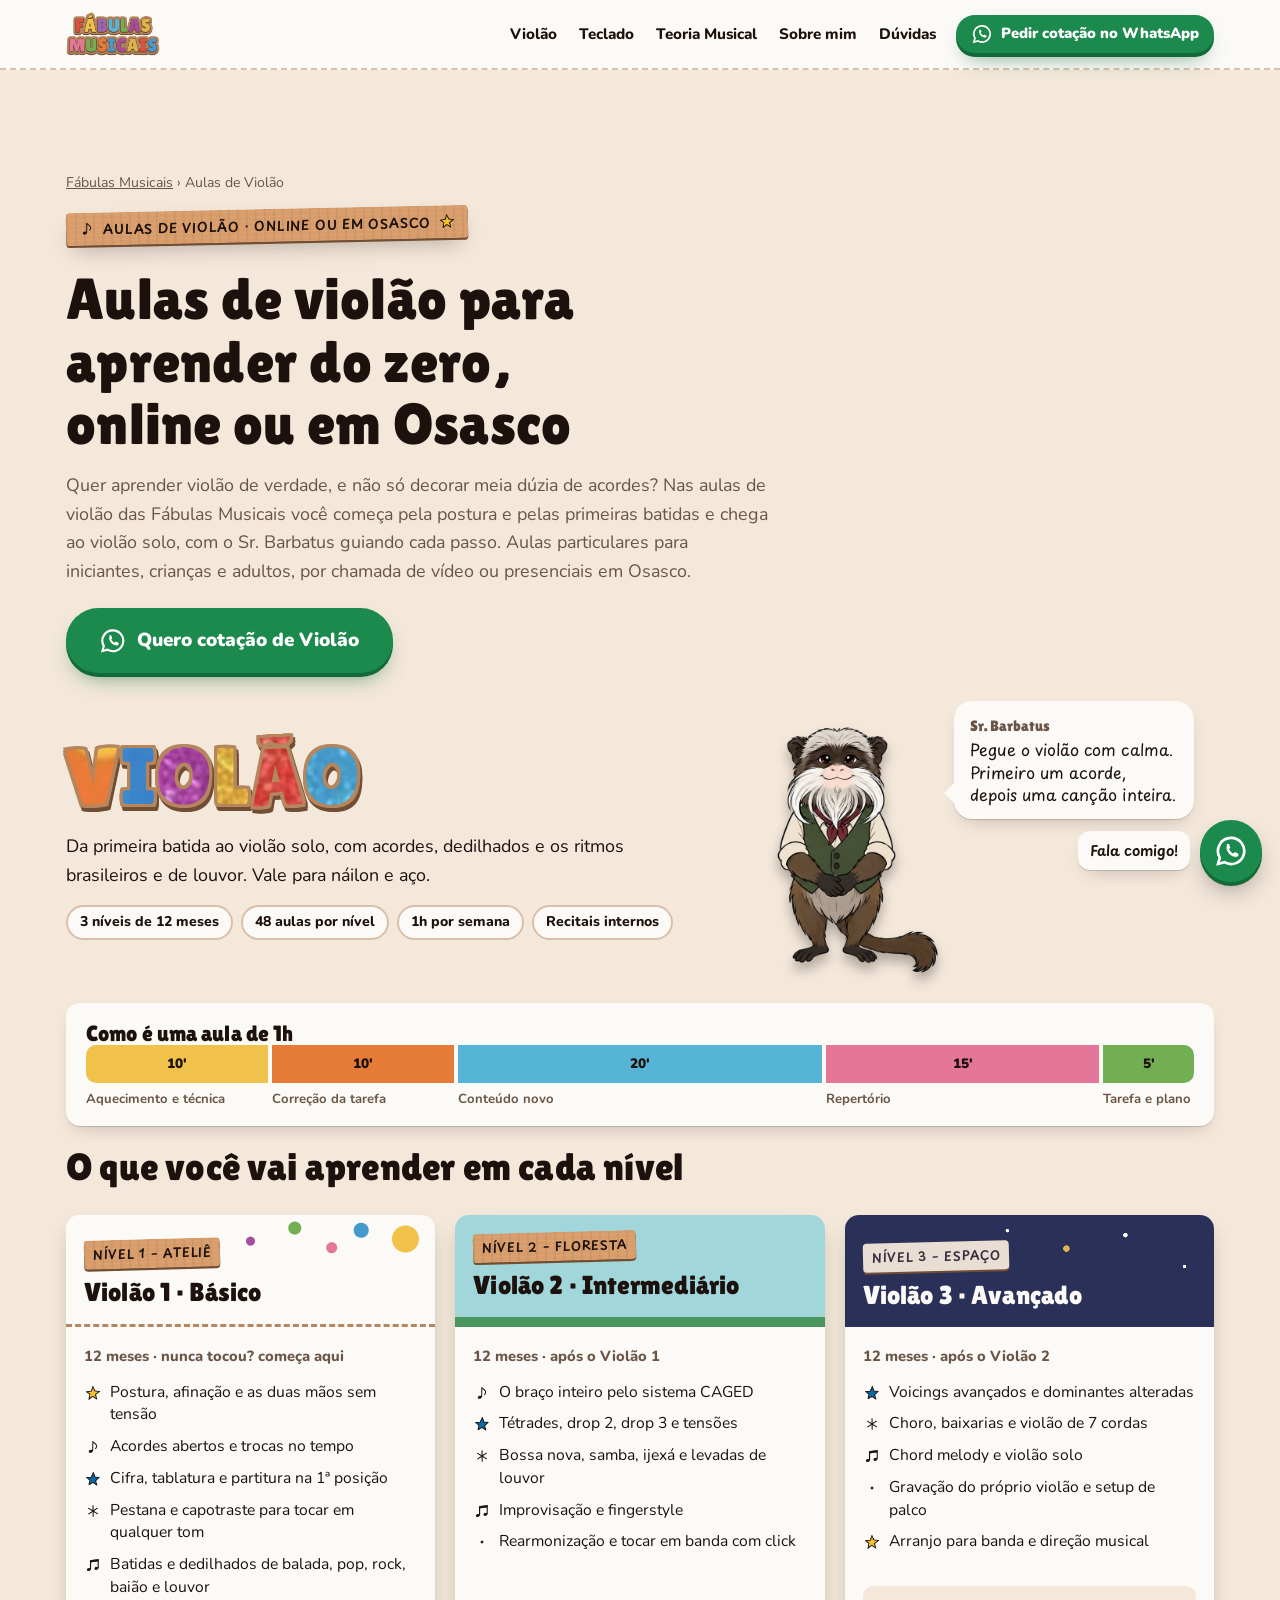
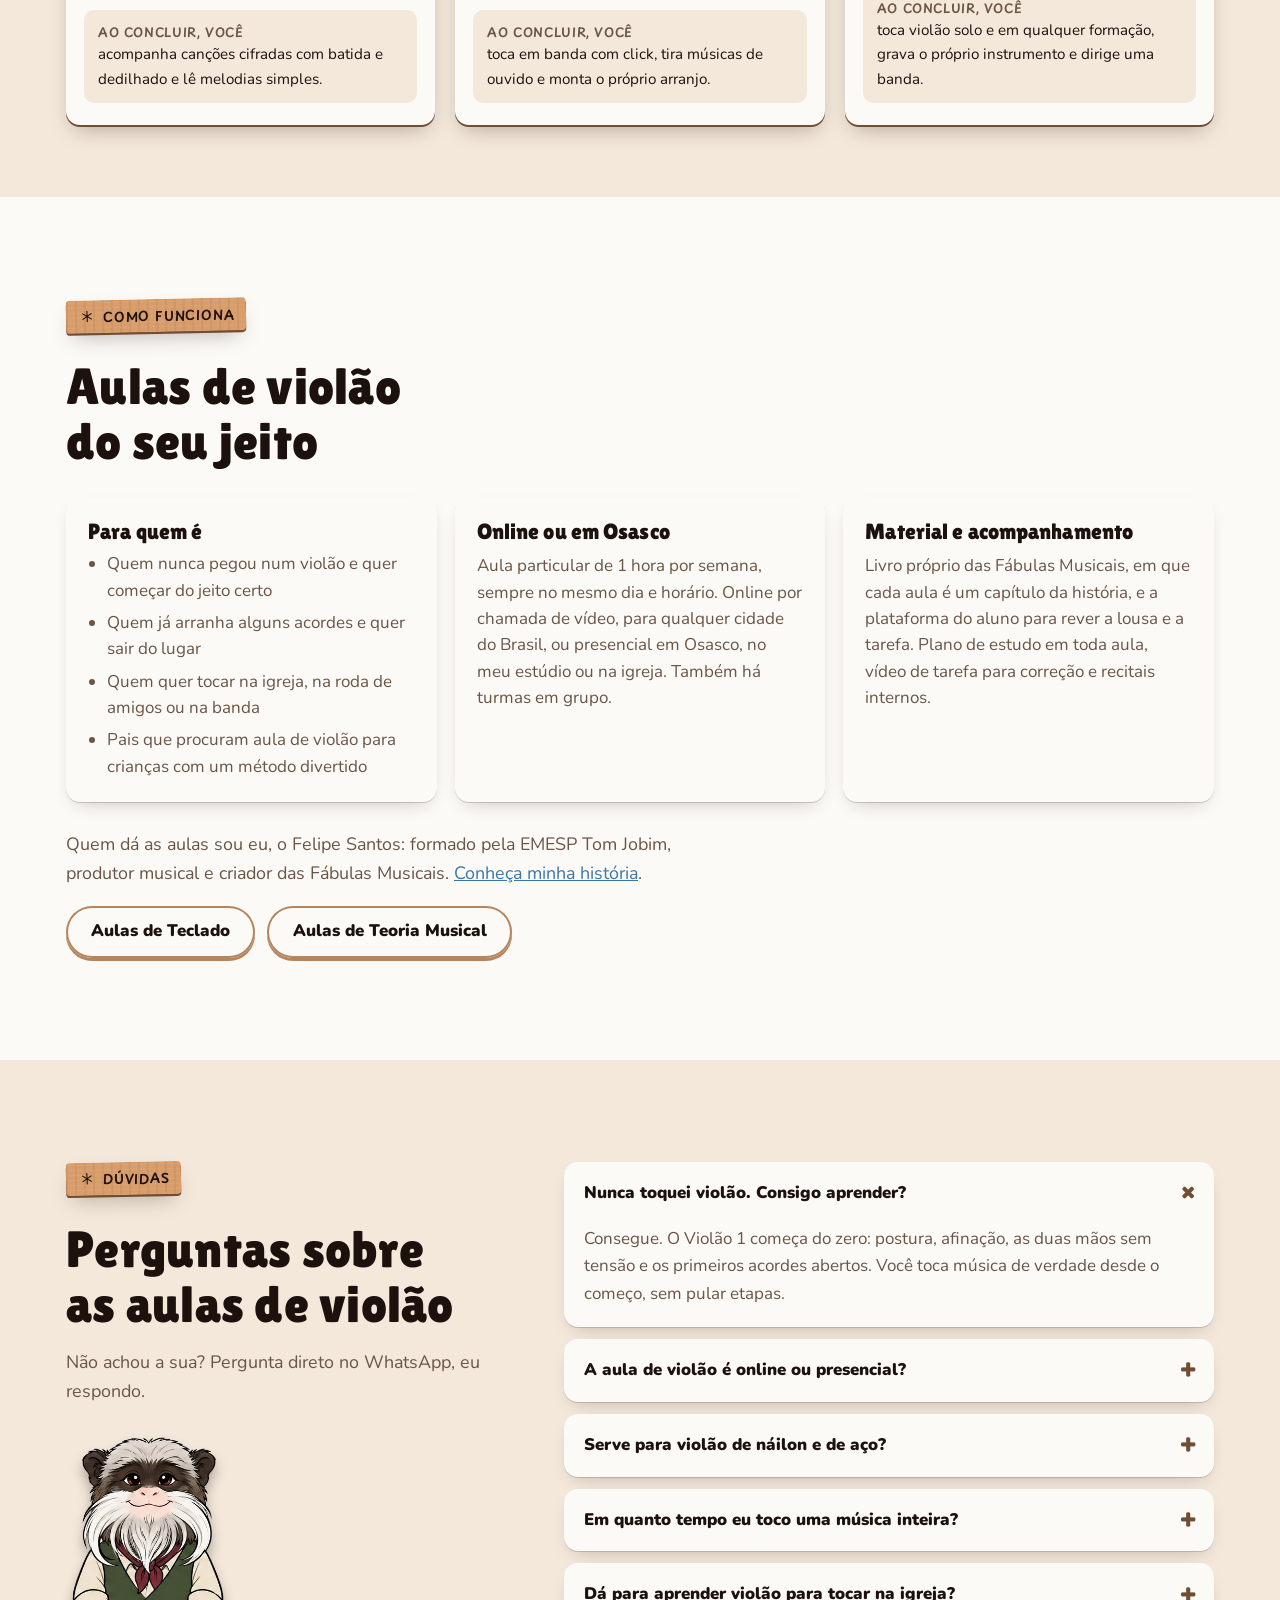
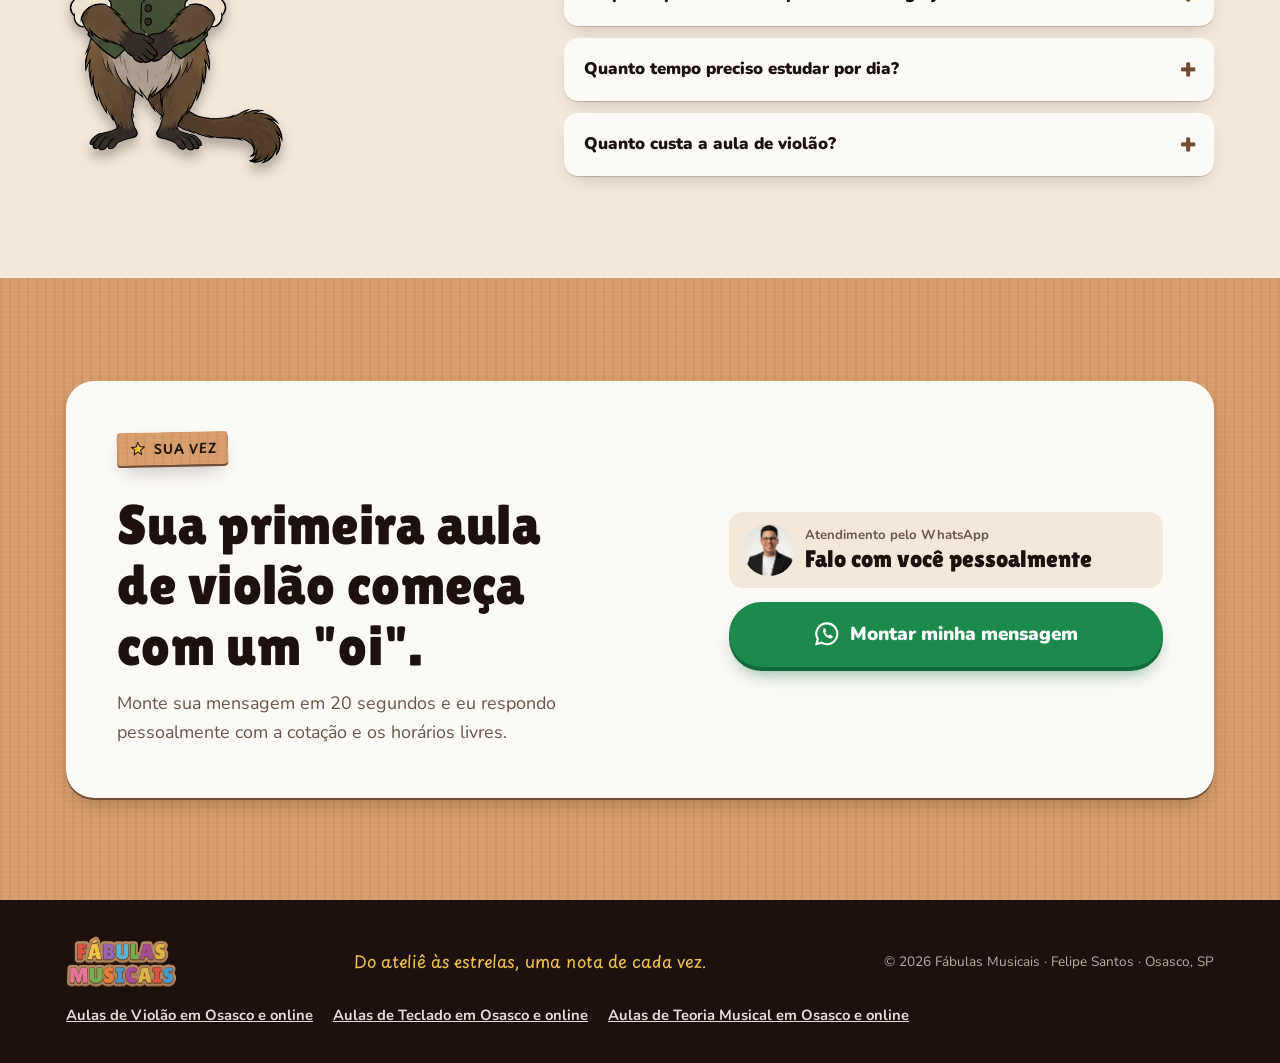
<file: aulas-de-violao/index.html>
<!doctype html>
<html lang="pt-BR">
<head>
<meta charset="utf-8">
<meta name="viewport" content="width=device-width,initial-scale=1,viewport-fit=cover">
<link rel="icon" href="/favicon.ico" sizes="48x48">
<link rel="icon" type="image/png" sizes="96x96" href="/favicon-96.png">
<link rel="icon" type="image/png" sizes="192x192" href="/icon-192.png">
<link rel="apple-touch-icon" href="/apple-touch-icon.png">
<title>Aulas de Violão em Osasco e Online para Iniciantes | Fábulas Musicais</title>
<meta name="description" content="Aprenda violão do zero com aulas particulares online ou presenciais em Osasco. Acordes, batidas, dedilhados e louvor, com um método de histórias para crianças e adultos.">
<link rel="canonical" href="https://fabulasmusicais.com.br/aulas-de-violao/">
<meta name="robots" content="index, follow">
<meta property="og:type" content="website">
<meta property="og:url" content="https://fabulasmusicais.com.br/aulas-de-violao/">
<meta property="og:title" content="Aulas de Violão em Osasco e Online para Iniciantes | Fábulas Musicais">
<meta property="og:description" content="Aprenda violão do zero com aulas particulares online ou presenciais em Osasco. Acordes, batidas, dedilhados e louvor, com um método de histórias para crianças e adultos.">
<meta property="og:image" content="https://fabulasmusicais.com.br/img/og-image.jpg">
<meta property="og:locale" content="pt_BR">
<meta property="og:site_name" content="Fábulas Musicais">
<meta name="twitter:card" content="summary_large_image">
<script type="application/ld+json">
{
 "@context": "https://schema.org",
 "@graph": [
  {
   "@type": "Course",
   "@id": "https://fabulasmusicais.com.br/aulas-de-violao/#curso",
   "name": "Aulas de Violão",
   "description": "Aprenda violão do zero com aulas particulares online ou presenciais em Osasco. Acordes, batidas, dedilhados e louvor, com um método de histórias para crianças e adultos.",
   "url": "https://fabulasmusicais.com.br/aulas-de-violao/",
   "inLanguage": "pt-BR",
   "educationalLevel": "Iniciante ao avançado",
   "provider": {
    "@type": "MusicSchool",
    "@id": "https://fabulasmusicais.com.br/#escola",
    "name": "Fábulas Musicais",
    "url": "https://fabulasmusicais.com.br/"
   },
   "hasCourseInstance": [
    {
     "@type": "CourseInstance",
     "courseMode": "online",
     "courseWorkload": "PT1H",
     "courseSchedule": {
      "@type": "Schedule",
      "repeatFrequency": "P1W",
      "repeatCount": 48
     }
    },
    {
     "@type": "CourseInstance",
     "courseMode": "onsite",
     "courseWorkload": "PT1H",
     "location": {
      "@type": "Place",
      "name": "Osasco",
      "address": {
       "@type": "PostalAddress",
       "addressLocality": "Osasco",
       "addressRegion": "SP",
       "addressCountry": "BR"
      }
     },
     "courseSchedule": {
      "@type": "Schedule",
      "repeatFrequency": "P1W",
      "repeatCount": 48
     }
    }
   ],
   "offers": {
    "@type": "Offer",
    "category": "Paid",
    "availability": "https://schema.org/InStock"
   },
   "syllabusSections": [
    {
     "@type": "Syllabus",
     "name": "Violão 1 · Básico",
     "description": "Postura, afinação e as duas mãos sem tensão; Acordes abertos e trocas no tempo; Cifra, tablatura e partitura na 1ª posição; Pestana e capotraste para tocar em qualquer tom; Batidas e dedilhados de balada, pop, rock, baião e louvor"
    },
    {
     "@type": "Syllabus",
     "name": "Violão 2 · Intermediário",
     "description": "O braço inteiro pelo sistema CAGED; Tétrades, drop 2, drop 3 e tensões; Bossa nova, samba, ijexá e levadas de louvor; Improvisação e fingerstyle; Rearmonização e tocar em banda com click"
    },
    {
     "@type": "Syllabus",
     "name": "Violão 3 · Avançado",
     "description": "Voicings avançados e dominantes alteradas; Choro, baixarias e violão de 7 cordas; Chord melody e violão solo; Gravação do próprio violão e setup de palco; Arranjo para banda e direção musical"
    }
   ]
  },
  {
   "@type": "FAQPage",
   "mainEntity": [
    {
     "@type": "Question",
     "name": "Nunca toquei violão. Consigo aprender?",
     "acceptedAnswer": {
      "@type": "Answer",
      "text": "Consegue. O Violão 1 começa do zero: postura, afinação, as duas mãos sem tensão e os primeiros acordes abertos. Você toca música de verdade desde o começo, sem pular etapas."
     }
    },
    {
     "@type": "Question",
     "name": "A aula de violão é online ou presencial?",
     "acceptedAnswer": {
      "@type": "Answer",
      "text": "Você escolhe. A aula online é por chamada de vídeo e atende alunos de todo o Brasil. A aula presencial é em Osasco, no meu estúdio ou na igreja."
     }
    },
    {
     "@type": "Question",
     "name": "Serve para violão de náilon e de aço?",
     "acceptedAnswer": {
      "@type": "Answer",
      "text": "Serve para os dois. O conteúdo de acordes, batidas, dedilhados e leitura é o mesmo, e eu ajusto o repertório ao seu instrumento."
     }
    },
    {
     "@type": "Question",
     "name": "Em quanto tempo eu toco uma música inteira?",
     "acceptedAnswer": {
      "@type": "Answer",
      "text": "Depende do seu tempo de estudo, mas o caminho é feito para isso: ao terminar o Violão 1 você acompanha canções cifradas com batida e dedilhado e lê melodias simples."
     }
    },
    {
     "@type": "Question",
     "name": "Dá para aprender violão para tocar na igreja?",
     "acceptedAnswer": {
      "@type": "Answer",
      "text": "Dá. As levadas de louvor fazem parte do Violão 1 e do Violão 2, junto com transições, capotraste e tocar em banda com click."
     }
    },
    {
     "@type": "Question",
     "name": "Quanto tempo preciso estudar por dia?",
     "acceptedAnswer": {
      "@type": "Answer",
      "text": "No nível 1, de 20 a 30 minutos por dia já fazem diferença. Toda aula termina com uma tarefa e um plano de estudo para a semana."
     }
    },
    {
     "@type": "Question",
     "name": "Quanto custa a aula de violão?",
     "acceptedAnswer": {
      "@type": "Answer",
      "text": "O valor depende do formato (online ou presencial) e da frequência. Me chama no WhatsApp que eu mando a cotação sem compromisso."
     }
    }
   ]
  },
  {
   "@type": "BreadcrumbList",
   "itemListElement": [
    {
     "@type": "ListItem",
     "position": 1,
     "name": "Fábulas Musicais",
     "item": "https://fabulasmusicais.com.br/"
    },
    {
     "@type": "ListItem",
     "position": 2,
     "name": "Aulas de Violão",
     "item": "https://fabulasmusicais.com.br/aulas-de-violao/"
    }
   ]
  }
 ]
}
</script>
<link rel="preconnect" href="https://fonts.googleapis.com">
<link rel="preconnect" href="https://fonts.gstatic.com" crossorigin>
<link rel="stylesheet" href="https://fonts.googleapis.com/css2?family=Lilita+One&family=Nunito:ital,wght@0,400;0,600;0,700;0,800;0,900;1,400&family=Playpen+Sans:wght@400;600;700&display=swap">
<link rel="stylesheet" href="/estilo.css">
</head>
<body>

<svg width="0" height="0" style="position:absolute" aria-hidden="true">
  <symbol id="zap" viewBox="0 0 24 24"><path d="M12 2.2a9.8 9.8 0 0 0-8.4 14.8L2.3 21.7l4.8-1.3A9.8 9.8 0 1 0 12 2.2z" fill="none" stroke="currentColor" stroke-width="2"/><path d="M8.6 7.2c.3-.4.6-.4.9-.4h.6c.2 0 .4.1.5.4l.8 1.9c.1.3 0 .5-.1.7l-.6.7c-.1.2-.1.4 0 .6.6 1.1 1.5 2 2.6 2.6.2.1.4.1.6 0l.7-.6c.2-.2.5-.2.7-.1l1.9.8c.3.1.4.3.4.5v.6c0 .3-.1.7-.5 1-.6.4-1.3.6-2 .5-3.3-.5-6-3.2-6.5-6.5-.1-.8.1-1.5.5-2.1z" fill="currentColor"/></symbol>
</svg>

<header class="topo">
  <div class="wrap">
    <a class="marca" href="/" aria-label="Fábulas Musicais, página inicial"><img src="/img/assinatura.webp" alt="Fábulas Musicais" width="94" height="44"></a>
    <nav aria-label="Cursos">
      <a href="/aulas-de-violao/" aria-current="page">Violão</a><a href="/aulas-de-teclado/">Teclado</a><a href="/aulas-de-teoria-musical/">Teoria Musical</a>
      <a href="/#sobre">Sobre mim</a>
      <a href="#duvidas">Dúvidas</a>
    </nav>
    <a class="btn btn-zap" href="/?curso=Violão#comecar"><svg aria-hidden="true"><use href="#zap"/></svg><span>Pedir cotação<span class="longo"> no WhatsApp</span></span></a>
  </div>
</header>

<main>
<section class="aulas curso-heroi" aria-labelledby="h1">
  <div class="wrap">
    <nav class="migalha" aria-label="Você está em"><a href="/">Fábulas Musicais</a> › Aulas de Violão</nav>
    <span class="plaquinha"><img src="/img/rab/colcheia.webp" alt="">Aulas de violão · online ou em Osasco<img src="/img/rab/estrela-amarela.webp" alt=""></span>
    <h1 id="h1" class="titulo-sec">Aulas de violão para aprender do zero, online ou em Osasco</h1>
    <p class="lead">Quer aprender violão de verdade, e não só decorar meia dúzia de acordes? Nas aulas de violão das Fábulas Musicais você começa pela postura e pelas primeiras batidas e chega ao violão solo, com o Sr. Barbatus guiando cada passo. Aulas particulares para iniciantes, crianças e adultos, por chamada de vídeo ou presenciais em Osasco.</p>
    <div class="acoes">
      <a class="btn btn-zap btn-lg" href="/?curso=Violão#comecar"><svg aria-hidden="true"><use href="#zap"/></svg>Quero cotação de Violão</a>
    </div>
    
  <div class="painel">
    <div class="painel-topo">
      <div><span class="recorte" aria-label="VIOLÃO"><span aria-hidden="true" style="--t:url(/img/tex/11.webp);--c:#E67B37">V</span><span aria-hidden="true" style="--t:url(/img/tex/12.webp);--c:#4699CD">I</span><span aria-hidden="true" style="--t:url(/img/tex/13.webp);--c:#A84C9E">O</span><span aria-hidden="true" style="--t:url(/img/tex/14.webp);--c:#DDB449">L</span><span aria-hidden="true" style="--t:url(/img/tex/15.webp);--c:#DF5041">Ã</span><span aria-hidden="true" style="--t:url(/img/tex/16.webp);--c:#4699CD">O</span></span>
        <p class="resumo">Da primeira batida ao violão solo, com acordes, dedilhados e os ritmos brasileiros e de louvor. Vale para náilon e aço.</p>
        <div class="pilulas"><span class="pilula">3 níveis de 12 meses</span><span class="pilula">48 aulas por nível</span><span class="pilula">1h por semana</span><span class="pilula">Recitais internos</span></div>
      </div>
      <div class="guia"><img src="/img/barbatus.webp" alt="Sr. Barbatus, guia do curso de Violão"><div class="balao"><b>Sr. Barbatus</b>Pegue o violão com calma. Primeiro um acorde, depois uma canção inteira.</div></div>
    </div>
    <div class="aula-tempo"><h2 style="font-size:1.4rem">Como é uma aula de 1h</h2><div class="barra"><div style="flex:10;background:#F1C24A" title="Aquecimento e técnica: 10 min">10′</div><div style="flex:10;background:#E67B37" title="Correção da tarefa: 10 min">10′</div><div style="flex:20;background:#56B4D4" title="Conteúdo novo: 20 min">20′</div><div style="flex:15;background:#E47697" title="Repertório: 15 min">15′</div><div style="flex:5;background:#72AF52" title="Tarefa e plano: 5 min">5′</div></div><div class="barra-leg"><span style="flex:10;--c:#F1C24A">Aquecimento e técnica</span><span style="flex:10;--c:#E67B37">Correção da tarefa</span><span style="flex:20;--c:#56B4D4">Conteúdo novo</span><span style="flex:15;--c:#E47697">Repertório</span><span style="flex:5;--c:#72AF52">Tarefa e plano</span></div></div>
    <h2 class="titulo-sec" style="font-size:clamp(1.7rem,3.4vw,2.4rem);max-width:none">O que você vai aprender em cada nível</h2>
    <div class="niveis">
    <article class="nivel atelie">
      <div class="topo-nivel"><span class="etq">Nível 1 – Ateliê</span><h3>Violão 1 · Básico</h3></div>
      <div class="corpo">
        <span class="dur">12 meses · nunca tocou? começa aqui</span>
        <ul><li><img src="/img/rab/estrela-amarela.webp" alt=""><span>Postura, afinação e as duas mãos sem tensão</span></li><li><img src="/img/rab/colcheia.webp" alt=""><span>Acordes abertos e trocas no tempo</span></li><li><img src="/img/rab/estrela-azul.webp" alt=""><span>Cifra, tablatura e partitura na 1ª posição</span></li><li><img src="/img/rab/asterisco.webp" alt=""><span>Pestana e capotraste para tocar em qualquer tom</span></li><li><img src="/img/rab/colcheias-ligadas.webp" alt=""><span>Batidas e dedilhados de balada, pop, rock, baião e louvor</span></li></ul>
        <div class="final"><b>Ao concluir, você</b>acompanha canções cifradas com batida e dedilhado e lê melodias simples.</div>
      </div>
    </article>
    <article class="nivel floresta">
      <div class="topo-nivel"><span class="etq">Nível 2 – Floresta</span><h3>Violão 2 · Intermediário</h3></div>
      <div class="corpo">
        <span class="dur">12 meses · após o Violão 1</span>
        <ul><li><img src="/img/rab/colcheia.webp" alt=""><span>O braço inteiro pelo sistema CAGED</span></li><li><img src="/img/rab/estrela-azul.webp" alt=""><span>Tétrades, drop 2, drop 3 e tensões</span></li><li><img src="/img/rab/asterisco.webp" alt=""><span>Bossa nova, samba, ijexá e levadas de louvor</span></li><li><img src="/img/rab/colcheias-ligadas.webp" alt=""><span>Improvisação e fingerstyle</span></li><li><img src="/img/rab/ponto.webp" alt=""><span>Rearmonização e tocar em banda com click</span></li></ul>
        <div class="final"><b>Ao concluir, você</b>toca em banda com click, tira músicas de ouvido e monta o próprio arranjo.</div>
      </div>
    </article>
    <article class="nivel espaco">
      <div class="topo-nivel"><span class="etq">Nível 3 – Espaço</span><h3>Violão 3 · Avançado</h3></div>
      <div class="corpo">
        <span class="dur">12 meses · após o Violão 2</span>
        <ul><li><img src="/img/rab/estrela-azul.webp" alt=""><span>Voicings avançados e dominantes alteradas</span></li><li><img src="/img/rab/asterisco.webp" alt=""><span>Choro, baixarias e violão de 7 cordas</span></li><li><img src="/img/rab/colcheias-ligadas.webp" alt=""><span>Chord melody e violão solo</span></li><li><img src="/img/rab/ponto.webp" alt=""><span>Gravação do próprio violão e setup de palco</span></li><li><img src="/img/rab/estrela-amarela.webp" alt=""><span>Arranjo para banda e direção musical</span></li></ul>
        <div class="final"><b>Ao concluir, você</b>toca violão solo e em qualquer formação, grava o próprio instrumento e dirige uma banda.</div>
      </div>
    </article></div>
  </div>
  </div>
</section>

<section aria-labelledby="t-como">
  <div class="wrap">
    <span class="plaquinha"><img src="/img/rab/asterisco.webp" alt="">Como funciona</span>
    <h2 class="titulo-sec" id="t-como">Aulas de violão do seu jeito</h2>
    <div class="cartoes-info">
      <div class="cartao-info"><h3>Para quem é</h3><ul><li>Quem nunca pegou num violão e quer começar do jeito certo</li><li>Quem já arranha alguns acordes e quer sair do lugar</li><li>Quem quer tocar na igreja, na roda de amigos ou na banda</li><li>Pais que procuram aula de violão para crianças com um método divertido</li></ul></div>
      <div class="cartao-info"><h3>Online ou em Osasco</h3><p>Aula particular de 1 hora por semana, sempre no mesmo dia e horário. Online por chamada de vídeo, para qualquer cidade do Brasil, ou presencial em Osasco, no meu estúdio ou na igreja. Também há turmas em grupo.</p></div>
      <div class="cartao-info"><h3>Material e acompanhamento</h3><p>Livro próprio das Fábulas Musicais, em que cada aula é um capítulo da história, e a plataforma do aluno para rever a lousa e a tarefa. Plano de estudo em toda aula, vídeo de tarefa para correção e recitais internos.</p></div>
    </div>
    <p class="lead" style="margin-top:28px">Quem dá as aulas sou eu, o Felipe Santos: formado pela EMESP Tom Jobim, produtor musical e criador das Fábulas Musicais. <a href="/#sobre">Conheça minha história</a>.</p>
    <div class="outros-cursos"><a class="btn btn-papel" href="/aulas-de-teclado/">Aulas de Teclado</a><a class="btn btn-papel" href="/aulas-de-teoria-musical/">Aulas de Teoria Musical</a></div>
  </div>
</section>

<section class="duvidas" id="duvidas" aria-labelledby="t-duvidas">
  <div class="wrap grade">
    <div>
      <span class="plaquinha"><img src="/img/rab/asterisco.webp" alt="">Dúvidas</span>
      <h2 class="titulo-sec" id="t-duvidas">Perguntas sobre as aulas de violão</h2>
      <p class="lead">Não achou a sua? Pergunta direto no WhatsApp, eu respondo.</p>
      <img class="tutor" src="/img/barbatus.webp" alt="">
    </div>
    <div class="faq"><details open><summary>Nunca toquei violão. Consigo aprender?</summary><div class="resp">Consegue. O Violão 1 começa do zero: postura, afinação, as duas mãos sem tensão e os primeiros acordes abertos. Você toca música de verdade desde o começo, sem pular etapas.</div></details><details><summary>A aula de violão é online ou presencial?</summary><div class="resp">Você escolhe. A aula online é por chamada de vídeo e atende alunos de todo o Brasil. A aula presencial é em Osasco, no meu estúdio ou na igreja.</div></details><details><summary>Serve para violão de náilon e de aço?</summary><div class="resp">Serve para os dois. O conteúdo de acordes, batidas, dedilhados e leitura é o mesmo, e eu ajusto o repertório ao seu instrumento.</div></details><details><summary>Em quanto tempo eu toco uma música inteira?</summary><div class="resp">Depende do seu tempo de estudo, mas o caminho é feito para isso: ao terminar o Violão 1 você acompanha canções cifradas com batida e dedilhado e lê melodias simples.</div></details><details><summary>Dá para aprender violão para tocar na igreja?</summary><div class="resp">Dá. As levadas de louvor fazem parte do Violão 1 e do Violão 2, junto com transições, capotraste e tocar em banda com click.</div></details><details><summary>Quanto tempo preciso estudar por dia?</summary><div class="resp">No nível 1, de 20 a 30 minutos por dia já fazem diferença. Toda aula termina com uma tarefa e um plano de estudo para a semana.</div></details><details><summary>Quanto custa a aula de violão?</summary><div class="resp">O valor depende do formato (online ou presencial) e da frequência. Me chama no WhatsApp que eu mando a cotação sem compromisso.</div></details></div>
  </div>
</section>

<section class="final" aria-labelledby="t-final">
  <div class="wrap">
    <div class="placa">
      <div>
        <span class="plaquinha"><img src="/img/rab/estrela-amarela.webp" alt="">Sua vez</span>
        <h2 id="t-final" style="margin-top:.5em">Sua primeira aula de violão começa com um "oi".</h2>
        <p class="sub">Monte sua mensagem em 20 segundos e eu respondo pessoalmente com a cotação e os horários livres.</p>
      </div>
      <div class="contato">
        <div class="numero-zap">
          <img src="/img/felipe_retrato.webp" alt="Felipe Santos, professor de música">
          <div><small>Atendimento pelo WhatsApp</small><span class="n">Falo com você pessoalmente</span></div>
        </div>
        <a class="btn btn-zap btn-lg" href="/?curso=Violão#comecar"><svg aria-hidden="true"><use href="#zap"/></svg>Montar minha mensagem</a>
      </div>
    </div>
  </div>
</section>
</main>

<footer>
  <div class="wrap">
    <img src="/img/assinatura.webp" alt="Fábulas Musicais" width="111" height="52">
    <span class="assin">Do ateliê às estrelas, uma nota de cada vez.</span>
    <small>© 2026 Fábulas Musicais · Felipe Santos · Osasco, SP</small>
    <nav class="rodape-links" aria-label="Cursos"><a href="/aulas-de-violao/">Aulas de Violão em Osasco e online</a><a href="/aulas-de-teclado/">Aulas de Teclado em Osasco e online</a><a href="/aulas-de-teoria-musical/">Aulas de Teoria Musical em Osasco e online</a></nav>
  </div>
</footer>

<a class="flutua" href="/?curso=Violão#comecar" aria-label="Pedir cotação ao Felipe"><svg aria-hidden="true"><use href="#zap"/></svg><span class="bolha">Fala comigo!</span></a>
</body>
</html>
</file>
<file: estilo.css>
/* Layout: um ateliê de papelão em tiras horizontais. Palco no topo, lousa do vídeo, turma, aulas por nível
   (Ateliê → Floresta → Espaço), o professor e o balcão do WhatsApp. Visual único e claro, por escolha da marca. */
:root{
  color-scheme: light;
  /* papel e papelão */
  --papel:#FCFAF7; --apoio:#F3E8DA; --placa:#D89D6B; --papelao:#B5865E; --papelao-escuro:#714D34;
  --texto:#1C110D; --suave:#6A5546; --contorno:#121010;
  /* ação */
  --acao:#3976AA; --zap:#1C8A4C; --zap-escuro:#136A39; --zap-texto:#FFFFFF;
  /* letras do logo */
  --vermelho:#DF5041; --laranja:#E67B37; --amarelo:#F1C24A; --ouro:#DDB449; --verde:#72AF52;
  --turquesa:#56B4D4; --azul:#4699CD; --roxo:#A84C9E; --lilas:#9B65B5; --rosa:#E47697;
  /* cenários */
  --floresta:#49975E; --floresta-escura:#336441; --ceu:#A1D6DB; --cosmos:#2A3057; --nebulosa:#315D9C;
  /* tipografia */
  --f-titulo:"Lilita One","Arial Rounded MT Bold","Trebuchet MS",system-ui,sans-serif;
  --f-mao:"Playpen Sans","Comic Sans MS","Chalkboard SE",system-ui,sans-serif;
  --f-texto:"Nunito","Segoe UI",system-ui,-apple-system,sans-serif;
  /* forma */
  --raio-placa:4px; --raio-recorte:14px; --raio-adesivo:28px;
  --sombra-papelao:0 2px 0 var(--papelao-escuro),0 10px 22px -8px rgba(28,17,13,.35);
  --sombra-papel:0 1px 0 rgba(113,77,52,.25),0 8px 20px -10px rgba(28,17,13,.3);
  --kraft-bg:repeating-linear-gradient(90deg,rgba(113,77,52,.10) 0 2px,transparent 2px 9px),repeating-linear-gradient(0deg,rgba(255,240,220,.08) 0 1px,transparent 1px 5px),#D89D6B;
}
*{box-sizing:border-box}
html{scroll-behavior:smooth;scroll-padding-top:84px}
body{background:var(--papel);color:var(--texto);font-family:var(--f-texto);font-size:17px;line-height:1.6;margin:0;overflow-x:hidden}
img{max-width:100%;height:auto;display:block}
a{color:var(--acao)}
h1,h2,h3{font-family:var(--f-titulo);font-weight:400;line-height:1.08;margin:0;text-wrap:balance;letter-spacing:.005em}
p{margin:0}
:focus-visible{outline:3px solid var(--acao);outline-offset:3px;border-radius:6px}
.wrap{max-width:1180px;margin:0 auto;padding-left:max(16px,env(safe-area-inset-left,0px));padding-right:max(16px,env(safe-area-inset-right,0px))}
section{padding-block:clamp(56px,8vw,104px)}
.sr{position:absolute;width:1px;height:1px;overflow:hidden;clip:rect(0 0 0 0)}

/* ---------- peças da marca ---------- */
.kraft{background:var(--kraft-bg)}
.plaquinha{display:inline-flex;align-items:center;gap:.55em;font-family:var(--f-mao);font-weight:600;text-transform:uppercase;letter-spacing:.06em;font-size:.82rem;color:var(--texto);
  background:var(--kraft-bg);padding:.45em .9em;border-radius:var(--raio-placa);box-shadow:var(--sombra-papelao);transform:rotate(-1.2deg)}
.plaquinha img{width:18px;height:18px}
.titulo-sec{font-size:clamp(2rem,4.4vw,3.2rem);margin-top:.5em;max-width:18ch}
.lead{font-size:1.12rem;color:var(--suave);max-width:60ch;margin-top:.9em}
.mao{font-family:var(--f-mao)}

/* título recortado: cada letra ganha um material do logo */
.recorte{display:inline-block;font-family:var(--f-titulo);text-transform:uppercase;line-height:1;letter-spacing:.02em;
  filter:drop-shadow(3px 0 0 var(--papelao)) drop-shadow(-3px 0 0 var(--papelao)) drop-shadow(0 3px 0 var(--papelao)) drop-shadow(0 -3px 0 var(--papelao)) drop-shadow(2px 4px 0 var(--papelao-escuro))}
.recorte span{display:inline-block;color:var(--c,#DF5041)}
@supports ((-webkit-background-clip:text) or (background-clip:text)){
  .recorte span{background-image:var(--t);background-size:90px;background-color:var(--c);-webkit-background-clip:text;background-clip:text;color:transparent}
}
.recorte span:nth-child(odd){transform:rotate(-3deg) translateY(1px)}
.recorte span:nth-child(3n){transform:rotate(4deg)}

/* botões */
.btn{display:inline-flex;align-items:center;justify-content:center;gap:.6em;font-family:var(--f-texto);font-weight:900;font-size:1.05rem;text-decoration:none;
  border-radius:999px;padding:.95em 1.5em;border:0;cursor:pointer;transition:transform .15s ease,box-shadow .15s ease;line-height:1.2;text-align:center}
.btn svg{width:1.35em;height:1.35em;flex:none}
.btn-zap{background:var(--zap);color:var(--zap-texto);box-shadow:0 4px 0 var(--zap-escuro),0 12px 22px -10px rgba(19,106,57,.7)}
.btn-zap:hover{transform:translateY(-2px) rotate(-.6deg);box-shadow:0 6px 0 var(--zap-escuro),0 16px 26px -10px rgba(19,106,57,.7)}
.btn-zap:active{transform:translateY(2px);box-shadow:0 2px 0 var(--zap-escuro)}
.btn-papel{background:var(--papel);color:var(--texto);box-shadow:inset 0 0 0 2px var(--papelao),0 3px 0 var(--papelao)}
.btn-papel:hover{transform:translateY(-2px)}
.btn-lg{font-size:1.18rem;padding:1.05em 1.8em}

/* ---------- barra do topo ---------- */
body::before{content:"";position:fixed;inset:0 0 auto;height:env(safe-area-inset-top,0px);z-index:60;background:var(--papel)}
.topo{position:sticky;top:env(safe-area-inset-top,0px);z-index:50;background:rgba(252,250,247,.94);backdrop-filter:blur(6px);border-bottom:2px dashed rgba(181,134,94,.5)}
.topo .wrap{display:flex;align-items:center;gap:20px;height:68px}
.topo .marca img{height:44px;width:auto}
.topo nav{display:flex;gap:22px;margin-left:auto}
.topo nav a{color:var(--texto);text-decoration:none;font-weight:800;font-size:.95rem}
.topo nav a:hover{color:var(--acao)}
.topo .btn{padding:.6em 1.05em;font-size:.92rem}
@media (max-width:860px){.topo nav{display:none}.topo .btn{margin-left:auto}}
@media (max-width:560px){.topo .btn span.longo{display:none}}

/* ---------- herói: o palco ---------- */
.heroi{position:relative;background:var(--placa) url(img/palco.webp) center 62%/cover no-repeat;padding-block:clamp(28px,5vw,64px) 0;overflow:hidden}
.heroi .wrap{display:grid;grid-template-columns:minmax(0,1fr) minmax(0,1.08fr);gap:clamp(20px,3vw,48px);align-items:end}
.cartao-heroi{background:var(--papel);border-radius:var(--raio-recorte);box-shadow:var(--sombra-papelao);padding:clamp(22px,3vw,40px);transform:rotate(-.8deg);
  margin-bottom:clamp(40px,6vw,84px);position:relative;min-width:0}
.cartao-heroi::before{content:"";position:absolute;top:-14px;left:38%;width:110px;height:28px;background:rgba(241,194,74,.75);transform:rotate(-4deg);box-shadow:0 1px 2px rgba(0,0,0,.12)}
.cartao-heroi h1{font-size:clamp(2.15rem,4.5vw,3.7rem);margin-top:.55em;color:var(--texto)}
.cartao-heroi h1 em{font-style:normal;color:var(--vermelho);position:relative;white-space:nowrap}
.cartao-heroi h1 em::after{content:"";position:absolute;left:-2%;right:-2%;bottom:-.08em;height:.16em;background:url("data:image/svg+xml,%3Csvg xmlns='http://www.w3.org/2000/svg' viewBox='0 0 200 12' preserveAspectRatio='none'%3E%3Cpath d='M2 8 C40 2 80 11 120 5 S180 3 198 7' fill='none' stroke='%23F1C24A' stroke-width='5' stroke-linecap='round'/%3E%3C/svg%3E") center/100% 100% no-repeat;z-index:-1}
.cartao-heroi .sub{font-size:1.12rem;color:var(--suave);margin-top:1em;max-width:46ch}
.acoes{display:flex;flex-wrap:wrap;gap:12px;margin-top:1.5em}
.micro{display:flex;flex-wrap:wrap;gap:6px 18px;margin-top:1.1em;font-size:.9rem;color:var(--suave);font-weight:700}
.micro span{display:inline-flex;align-items:center;gap:6px}
.micro img{width:16px;height:16px}
.palco{display:flex;flex-direction:column;align-items:center;min-width:0}
.palco .logo{width:min(100%,520px);filter:drop-shadow(0 10px 14px rgba(28,17,13,.35));animation:balanco 6s ease-in-out infinite}
.elenco{display:flex;align-items:flex-end;justify-content:center;height:clamp(210px,27vw,370px);margin-top:clamp(4px,1vw,14px);width:100%}
.elenco img{height:100%;width:auto;filter:drop-shadow(0 10px 8px rgba(28,17,13,.35));transform-origin:bottom center;animation:pulo 3.4s ease-in-out infinite}
.elenco .barbatus{height:58%;margin-right:-4%;animation-delay:-.4s}
.elenco .delio{height:76%;margin-right:-5%;animation-delay:-1.1s}
.elenco .snob{height:86%;z-index:2;animation-delay:-2s}
.elenco .lia{height:100%;margin-left:-6%;animation-delay:-.7s}
.elenco .tulio{height:90%;margin-left:-5%;animation-delay:-1.6s}
@keyframes pulo{0%,100%{transform:translateY(0) rotate(0)}50%{transform:translateY(-6px) rotate(-1.2deg)}}
@keyframes balanco{0%,100%{transform:rotate(-1.2deg)}50%{transform:rotate(1deg)}}
@media (max-width:900px){
  .heroi .wrap{grid-template-columns:1fr}
  .palco{order:-1}
  .cartao-heroi{margin-bottom:34px;margin-top:-6px;z-index:3}
  .elenco{height:clamp(190px,52vw,320px)}
  .palco .logo{width:min(84%,400px)}
}

/* faixa de papelão com números */
.faixa{position:relative;z-index:2;padding-block:26px}
.faixa::before,.faixa::after{content:"";position:absolute;left:0;right:0;height:10px;background:radial-gradient(circle at 8px -2px,transparent 7px,var(--papelao-escuro) 7.5px,var(--papelao-escuro) 8.5px,transparent 9px) 0 0/16px 10px repeat-x}
.faixa::before{top:0}.faixa::after{bottom:0;transform:scaleY(-1)}
.faixa .wrap{display:grid;grid-template-columns:repeat(4,minmax(0,1fr));gap:16px}
.numero{display:flex;flex-direction:column;align-items:center;text-align:center;padding:8px}
.numero b{font-family:var(--f-titulo);font-weight:400;font-size:clamp(2rem,4vw,2.9rem);line-height:1;color:var(--texto)}
.numero span{font-family:var(--f-mao);font-weight:600;font-size:.9rem;text-transform:uppercase;letter-spacing:.05em;color:var(--texto);margin-top:.35em}
@media (max-width:700px){.faixa .wrap{grid-template-columns:repeat(2,minmax(0,1fr))}}

/* ---------- vídeo na lousa ---------- */
.video{background:var(--papel)}
.cabeca{display:flex;flex-direction:column;align-items:flex-start}
.cabeca.centro{align-items:center;text-align:center}
.cabeca.centro .titulo-sec,.cabeca.centro .lead{margin-left:auto;margin-right:auto}
.cena-moldura{margin-top:clamp(28px,4vw,48px);position:relative;border-radius:var(--raio-recorte);overflow:hidden;box-shadow:var(--sombra-papelao);aspect-ratio:16/9;max-width:100%;background:var(--placa)}
.cena{position:absolute;inset:0;background:url(img/lousa.webp) center/100% 100% no-repeat}
.lousa-slot{position:absolute;left:22.7%;top:17.8%;width:54.5%;height:52.5%;display:flex;align-items:center;justify-content:center}
.lousa-slot .tela{position:relative;height:100%;aspect-ratio:16/9;max-width:100%;display:flex;flex-direction:column;align-items:center;justify-content:center;gap:2%;text-align:center;color:var(--texto);background:transparent;border:0;padding:0 4%;font:inherit;cursor:pointer}
.lousa-slot video,.lousa-slot iframe{width:100%;height:100%;border:0;background:#000;border-radius:4px;object-fit:cover}
.tela .play{width:clamp(48px,8vw,104px);aspect-ratio:1;border-radius:50%;background:var(--acao);display:grid;place-items:center;box-shadow:0 4px 0 #23507a,0 10px 18px -8px rgba(0,0,0,.5);transition:transform .2s}
.tela:hover .play{transform:scale(1.07) rotate(-4deg)}
.tela .play svg{width:42%;height:42%;margin-left:8%}
.tela .giz-1{font-family:var(--f-mao);font-weight:700;font-size:clamp(.8rem,1.9vw,1.6rem);line-height:1.15}
.tela .giz-2{font-family:var(--f-mao);font-weight:400;font-size:clamp(.62rem,1.15vw,1rem);color:var(--suave)}
.espiao{position:absolute;bottom:0;height:62%;width:auto;filter:drop-shadow(0 8px 10px rgba(0,0,0,.35));pointer-events:none}
.espiao.esq{left:3%}.espiao.dir{right:3%}
@media (max-width:700px){
  .cena-moldura{aspect-ratio:100/60.9}
  .cena{inset:auto;left:-33.25%;top:-11.25%;width:166.67%;aspect-ratio:16/9;height:auto}
  .espiao{display:none}
}
.video-pos{display:flex;flex-wrap:wrap;align-items:center;justify-content:space-between;gap:16px 28px;margin-top:28px}
.video-pos p{font-family:var(--f-mao);font-size:1.15rem;max-width:52ch}

/* ---------- por que desistem ---------- */
.porque{background:var(--apoio)}
.porque .grade{display:grid;grid-template-columns:minmax(0,.9fr) minmax(0,1.1fr);gap:clamp(28px,5vw,72px);margin-top:clamp(28px,4vw,48px);align-items:start}
.dores{display:flex;flex-direction:column;gap:16px}
.dor{background:var(--papel);padding:18px 20px 18px 56px;border-radius:6px;box-shadow:var(--sombra-papel);position:relative;font-weight:700}
.dor:nth-child(1){transform:rotate(-1.2deg)}.dor:nth-child(2){transform:rotate(.8deg);margin-left:6%}.dor:nth-child(3){transform:rotate(-.5deg);margin-left:2%}
.dor::before{content:"";position:absolute;left:18px;top:50%;width:22px;height:22px;margin-top:-11px;background:url("data:image/svg+xml,%3Csvg xmlns='http://www.w3.org/2000/svg' viewBox='0 0 24 24'%3E%3Cpath d='M4 4 L20 20 M20 4 L4 20' stroke='%23DF5041' stroke-width='3.4' stroke-linecap='round'/%3E%3C/svg%3E") center/contain no-repeat}
.dor small{display:block;font-weight:400;color:var(--suave);font-size:.95rem;margin-top:2px}
.solucao{background:var(--papel);border-radius:var(--raio-recorte);box-shadow:var(--sombra-papelao);padding:clamp(22px,3vw,36px);position:relative}
.solucao h3{font-size:clamp(1.5rem,2.6vw,2rem)}
.solucao ul{list-style:none;padding:0;margin:18px 0 0;display:flex;flex-direction:column;gap:16px}
.solucao li{display:grid;grid-template-columns:34px minmax(0,1fr);gap:12px;align-items:start}
.solucao li img{width:34px;height:34px}
.solucao li b{display:block}
.solucao .tutor{position:absolute;right:-10px;bottom:-12px;width:clamp(90px,12vw,140px);filter:drop-shadow(0 6px 6px rgba(0,0,0,.25));transform:rotate(4deg)}
.pra-quem{margin-top:clamp(36px,5vw,56px)}
.pra-quem h3{font-size:1.6rem}
.checks{display:grid;grid-template-columns:repeat(4,minmax(0,1fr));gap:14px;margin-top:16px}
.check{background:var(--papel);border:2px dashed var(--papelao);border-radius:var(--raio-recorte);padding:16px 16px 16px 50px;position:relative;font-weight:700;line-height:1.4}
.check::before{content:"";position:absolute;left:14px;top:16px;width:26px;height:26px;background:url("data:image/svg+xml,%3Csvg xmlns='http://www.w3.org/2000/svg' viewBox='0 0 24 24'%3E%3Cpath d='M3 13 L9 19 L21 5' fill='none' stroke='%2372AF52' stroke-width='3.6' stroke-linecap='round' stroke-linejoin='round'/%3E%3C/svg%3E") center/contain no-repeat}
@media (max-width:980px){.porque .grade{grid-template-columns:1fr}.checks{grid-template-columns:repeat(2,minmax(0,1fr))}.solucao .tutor{display:none}}
@media (max-width:520px){.checks{grid-template-columns:1fr}}

/* ---------- a turma ---------- */
.turma .trilho{display:grid;grid-auto-flow:column;grid-auto-columns:minmax(230px,1fr);gap:18px;overflow-x:auto;scroll-snap-type:x mandatory;padding:56px 4px 24px;margin-top:clamp(8px,2vw,20px)}
.ficha{scroll-snap-align:start;background:var(--papel);border-radius:var(--raio-adesivo);box-shadow:var(--sombra-papelao);display:flex;flex-direction:column;transition:transform .25s ease;min-width:0}
.ficha:hover{transform:rotate(-1.2deg) translateY(-4px)}
.ficha:nth-child(even):hover{transform:rotate(1.2deg) translateY(-4px)}
.ficha .fundo{height:230px;border-radius:var(--raio-adesivo) var(--raio-adesivo) 0 0;background-color:var(--c);background-image:var(--t);background-size:120px;position:relative;display:flex;justify-content:center;align-items:flex-end;border-bottom:4px solid var(--papelao)}
.ficha .fundo img{height:280px;width:auto;max-width:none;margin-bottom:-6px;filter:drop-shadow(0 8px 6px rgba(28,17,13,.35))}
.ficha .info{padding:18px 18px 22px;display:flex;flex-direction:column;gap:8px;flex:1}
.ficha h3{font-size:1.75rem}
.ficha .especie{font-family:var(--f-mao);font-weight:600;font-size:.78rem;text-transform:uppercase;letter-spacing:.06em;color:var(--suave)}
.ficha .papel{font-size:.98rem}
.ficha blockquote{margin:auto 0 0;font-family:var(--f-mao);font-size:.95rem;background:var(--apoio);border-radius:14px;padding:10px 14px;position:relative;line-height:1.45}
.ficha blockquote::before{content:"";position:absolute;top:-8px;left:22px;border:8px solid transparent;border-top:0;border-bottom-color:var(--apoio)}
.dica-trilho{font-family:var(--f-mao);color:var(--suave);font-size:.95rem;margin-top:4px}
@media (min-width:1180px){.dica-trilho{display:none}}

/* ---------- aulas ---------- */
.aulas{background:var(--apoio);position:relative}
.abas{display:flex;flex-wrap:wrap;gap:12px;margin-top:clamp(24px,3vw,36px)}
.aba{display:flex;align-items:center;gap:12px;background:var(--papel);border:0;border-radius:999px;padding:6px 22px 6px 6px;font:inherit;font-weight:900;font-size:1.05rem;color:var(--texto);cursor:pointer;box-shadow:inset 0 0 0 2px rgba(181,134,94,.55);transition:transform .15s}
.aba img{width:46px;height:46px;border-radius:50%;object-fit:cover;background:var(--apoio)}
.aba:hover{transform:translateY(-2px)}
.aba[aria-selected="true"]{background:var(--kraft-bg);box-shadow:var(--sombra-papelao);transform:rotate(-1deg)}
.painel{margin-top:28px}
.painel-topo{display:grid;grid-template-columns:minmax(0,1.4fr) minmax(0,1fr);gap:clamp(20px,4vw,48px);align-items:center}
.painel-topo .recorte{font-size:clamp(2.6rem,7vw,5rem)}
.painel-topo .resumo{font-size:1.12rem;margin-top:16px;max-width:56ch}
.pilulas{display:flex;flex-wrap:wrap;gap:8px;margin-top:16px}
.pilula{background:var(--papel);border-radius:999px;padding:6px 14px;font-weight:800;font-size:.88rem;box-shadow:inset 0 0 0 2px rgba(181,134,94,.5)}
.guia{display:flex;align-items:flex-end;gap:14px;justify-content:center}
.guia img{height:clamp(170px,20vw,250px);width:auto;filter:drop-shadow(0 8px 6px rgba(28,17,13,.3))}
.guia .balao{background:var(--papel);border-radius:18px;padding:14px 16px;font-family:var(--f-mao);font-size:1rem;max-width:240px;box-shadow:var(--sombra-papel);position:relative;margin-bottom:34%;line-height:1.4}
.guia .balao::after{content:"";position:absolute;left:-10px;bottom:16px;border:10px solid transparent;border-left:0;border-right-color:var(--papel)}
.guia .balao b{display:block;font-family:var(--f-titulo);font-weight:400;font-size:.95rem;color:var(--suave);margin-bottom:2px}
@media (max-width:860px){.painel-topo{grid-template-columns:1fr}.guia{justify-content:flex-start}.guia .balao{margin-bottom:28%}}

.aula-tempo{margin-top:28px;background:var(--papel);border-radius:var(--raio-recorte);padding:18px 20px;box-shadow:var(--sombra-papel)}
.aula-tempo h4{margin:0 0 12px;font-family:var(--f-mao);font-weight:600;text-transform:uppercase;letter-spacing:.05em;font-size:.85rem;color:var(--suave)}
.barra{display:flex;gap:4px;border-radius:10px;overflow:hidden}
.barra div{height:38px;display:flex;align-items:center;justify-content:center;font-weight:900;font-size:.85rem;color:var(--texto);min-width:0}
.barra-leg{display:flex;gap:4px;margin-top:8px}
.barra-leg span{font-size:.82rem;line-height:1.3;color:var(--suave);font-weight:700;min-width:0;overflow-wrap:anywhere}
@media (max-width:640px){.barra-leg{display:grid;grid-template-columns:1fr 1fr;gap:6px 14px}.barra-leg span{flex:none!important}
  .barra-leg span::before{content:"";display:inline-block;width:10px;height:10px;border-radius:3px;background:var(--c);margin-right:6px}}

.niveis{display:grid;grid-template-columns:repeat(3,minmax(0,1fr));gap:20px;margin-top:28px}
.nivel{background:var(--papel);border-radius:var(--raio-recorte);box-shadow:var(--sombra-papelao);overflow:hidden;display:flex;flex-direction:column;min-width:0}
.nivel .topo-nivel{padding:16px 18px 18px;position:relative;min-height:112px;display:flex;flex-direction:column;justify-content:flex-end}
.nivel.atelie .topo-nivel{background-color:var(--papel);background-image:radial-gradient(circle at 92% 22%,var(--amarelo) 0 13px,transparent 14px),radial-gradient(circle at 80% 14%,var(--azul) 0 7px,transparent 8px),radial-gradient(circle at 72% 30%,var(--rosa) 0 5px,transparent 6px),radial-gradient(circle at 62% 12%,var(--verde) 0 6px,transparent 7px),radial-gradient(circle at 50% 24%,var(--roxo) 0 4px,transparent 5px);border-bottom:3px dashed var(--papelao)}
.nivel.floresta .topo-nivel{background:var(--ceu);border-bottom:10px solid var(--floresta)}
.nivel.espaco .topo-nivel{background-color:var(--cosmos);background-image:radial-gradient(circle at 18% 28%,var(--ouro) 0 2.5px,transparent 3px),radial-gradient(circle at 76% 18%,#FCFAF7 0 2px,transparent 2.5px),radial-gradient(circle at 60% 30%,var(--ouro) 0 3px,transparent 3.5px),radial-gradient(circle at 92% 46%,#FCFAF7 0 1.5px,transparent 2px),radial-gradient(circle at 44% 14%,#FCFAF7 0 1.5px,transparent 2px)}
.nivel .etq{align-self:flex-start;font-family:var(--f-mao);font-weight:600;text-transform:uppercase;letter-spacing:.06em;font-size:.78rem;background:var(--kraft-bg);padding:.35em .7em;border-radius:var(--raio-placa);color:var(--texto);transform:rotate(-1.5deg);box-shadow:0 2px 0 var(--papelao-escuro)}
.nivel.espaco .etq{background:#E9DED3;color:#3A2C3F}
.nivel h3{font-size:1.65rem;margin-top:10px;color:var(--texto)}
.nivel.espaco h3{color:#FCFAF7}
.nivel .corpo{padding:18px 18px 22px;display:flex;flex-direction:column;gap:12px;flex:1}
.nivel .dur{font-weight:800;font-size:.92rem;color:var(--suave)}
.nivel ul{margin:0;padding:0;list-style:none;display:flex;flex-direction:column;gap:9px}
.nivel li{display:grid;grid-template-columns:18px minmax(0,1fr);gap:8px;line-height:1.45;font-size:.98rem}
.nivel li img{width:18px;height:18px;margin-top:3px}
.nivel .final{margin-top:auto;background:var(--apoio);border-radius:10px;padding:12px 14px;font-size:.95rem}
.nivel .final b{display:block;font-family:var(--f-mao);font-weight:600;font-size:.78rem;text-transform:uppercase;letter-spacing:.05em;color:var(--suave)}
@media (max-width:980px){.niveis{grid-template-columns:1fr}}

.selos{margin-top:28px;background:var(--papel);border-radius:var(--raio-recorte);padding:18px 20px;box-shadow:var(--sombra-papel)}
.selos p{font-weight:700}
.selos .linha{display:flex;gap:6px;overflow-x:auto;padding:12px 2px 6px}
.selos .linha img{width:64px;height:64px;flex:none;transition:transform .2s}
.selos .linha img:hover{transform:scale(1.15) rotate(-6deg)}
.painel-cta{display:flex;flex-wrap:wrap;align-items:center;gap:14px 24px;margin-top:28px}
.painel-cta p{font-family:var(--f-mao);font-size:1.05rem;color:var(--suave);max-width:48ch}

/* ---------- jornada ---------- */
.jornada .livros{display:grid;grid-template-columns:repeat(3,minmax(0,1fr));gap:clamp(18px,3vw,40px);margin-top:clamp(32px,4vw,52px)}
.livro{display:flex;flex-direction:column;gap:14px;min-width:0}
.livro img{border-radius:6px 12px 12px 6px;box-shadow:-6px 0 0 var(--papelao-escuro) inset,var(--sombra-papelao);aspect-ratio:3/4;object-fit:cover;width:100%;transition:transform .3s}
.livro:nth-child(1) img{transform:rotate(-2.5deg)}.livro:nth-child(2) img{transform:rotate(1.5deg) translateY(-10px)}.livro:nth-child(3) img{transform:rotate(-1deg)}
.livro:hover img{transform:rotate(0) translateY(-8px)}
.livro .etq{font-family:var(--f-mao);font-weight:600;text-transform:uppercase;letter-spacing:.06em;font-size:.8rem;color:var(--suave)}
.livro h3{font-size:1.5rem}
.livro p{color:var(--suave)}
@media (max-width:760px){.jornada .livros{grid-template-columns:1fr;max-width:320px;margin-left:auto;margin-right:auto}}

/* ---------- sobre ---------- */
.sobre{background:var(--kraft-bg);position:relative}
.sobre .grade{display:grid;grid-template-columns:minmax(0,1fr) minmax(0,1.1fr);gap:clamp(28px,5vw,72px);align-items:center}
.colagem{position:relative;aspect-ratio:1/1.08;max-width:520px;width:100%;margin:0 auto}
.foto{position:absolute;background:#fff;padding:10px 10px 38px;box-shadow:var(--sombra-papelao);border-radius:3px}
.foto img{width:100%;height:100%;object-fit:cover;border-radius:2px}
.foto figcaption{position:absolute;left:0;right:0;bottom:8px;text-align:center;font-family:var(--f-mao);font-size:.85rem;color:var(--texto)}
.foto::before{content:"";position:absolute;top:-12px;left:50%;width:84px;height:24px;margin-left:-42px;background:rgba(86,180,212,.55);transform:rotate(-3deg)}
.foto.f1{left:14%;top:4%;width:58%;height:70%;transform:rotate(-3deg);z-index:2}
.foto.f2{right:0;top:30%;width:40%;height:52%;transform:rotate(5deg);z-index:3}
.foto.f3{left:0;bottom:0;width:38%;height:44%;transform:rotate(-7deg);z-index:3}
.foto.f2::before{background:rgba(228,118,151,.55)}.foto.f3::before{background:rgba(241,194,74,.7)}
.papel-sobre{background:var(--papel);border-radius:var(--raio-recorte);padding:clamp(24px,3.4vw,44px);box-shadow:var(--sombra-papelao);min-width:0}
.papel-sobre .titulo-sec{max-width:none}
.papel-sobre p{margin-top:1em}
.selos-prof{display:flex;flex-wrap:wrap;gap:10px;margin-top:22px}
.selo-prof{display:inline-flex;align-items:center;gap:8px;background:var(--apoio);border-radius:999px;padding:7px 14px 7px 8px;font-weight:800;font-size:.92rem;box-shadow:inset 0 0 0 2px rgba(181,134,94,.45)}
.selo-prof img{width:22px;height:22px}
.citacao{margin-top:24px;font-family:var(--f-mao);font-size:clamp(1.2rem,2vw,1.5rem);line-height:1.4;border-left:5px solid var(--amarelo);padding-left:16px}
.assinatura{margin-top:10px;font-family:var(--f-mao);font-weight:700;color:var(--suave)}
@media (max-width:900px){.sobre .grade{grid-template-columns:1fr}}

/* ---------- como começar + montador ---------- */
.comecar .grade{display:grid;grid-template-columns:minmax(0,.9fr) minmax(0,1.1fr);gap:clamp(28px,5vw,64px);margin-top:clamp(28px,4vw,44px);align-items:start}
.passos{list-style:none;padding:0;margin:0;display:flex;flex-direction:column;gap:22px;counter-reset:p}
.passos li{display:grid;grid-template-columns:60px minmax(0,1fr);gap:16px;align-items:start;counter-increment:p}
.passos li::before{content:counter(p);font-family:var(--f-titulo);font-size:2rem;width:60px;height:60px;display:grid;place-items:center;border-radius:50%;color:var(--texto);background:var(--c);box-shadow:0 3px 0 var(--papelao-escuro)}
.passos li:nth-child(1){--c:var(--amarelo)}.passos li:nth-child(2){--c:var(--turquesa)}.passos li:nth-child(3){--c:var(--rosa)}
.passos h3{font-size:1.4rem}
.passos p{color:var(--suave);margin-top:4px}
.urgencia{margin-top:26px;background:var(--apoio);border-radius:var(--raio-recorte);padding:16px 18px;display:grid;grid-template-columns:64px minmax(0,1fr);gap:14px;align-items:center}
.urgencia img{width:64px;height:64px;border-radius:50%;object-fit:cover;background:var(--papel)}
.urgencia p{font-family:var(--f-mao);font-size:1rem;line-height:1.45}
.montador{background:var(--papel);border-radius:var(--raio-recorte);box-shadow:var(--sombra-papelao);padding:clamp(20px,3vw,32px);border:3px solid var(--papelao);position:relative}
.montador::before{content:"";position:absolute;top:-16px;right:30px;width:120px;height:30px;background:rgba(114,175,82,.6);transform:rotate(3deg)}
.montador h3{font-size:1.7rem}
.montador .dica{color:var(--suave);font-size:.95rem;margin-top:4px}
fieldset{border:0;padding:0;margin:20px 0 0;min-width:0}
legend{font-weight:900;font-size:1rem;margin-bottom:8px;padding:0}
.chips{display:flex;flex-wrap:wrap;gap:8px}
.chip input{position:absolute;opacity:0;width:1px;height:1px}
.chip span{display:inline-block;padding:8px 15px;border-radius:999px;background:var(--apoio);font-weight:800;font-size:.95rem;cursor:pointer;box-shadow:inset 0 0 0 2px transparent;transition:transform .12s,background .12s;user-select:none}
.chip span:hover{transform:translateY(-1px)}
.chip input:checked + span{background:var(--kraft-bg);box-shadow:inset 0 0 0 2px var(--papelao-escuro);transform:rotate(-1.5deg)}
.chip input:focus-visible + span{outline:3px solid var(--acao);outline-offset:2px}
.campo{display:flex;flex-direction:column;gap:6px}
.campo input{font:inherit;font-weight:700;padding:11px 14px;border-radius:10px;border:2px solid var(--papelao);background:var(--papel);color:var(--texto);width:100%}
.campo input::placeholder{color:#9b8677;font-weight:400}
.previa{margin-top:20px;background:#E7F4E9;border-radius:14px 14px 14px 4px;padding:14px 16px;font-size:.98rem;line-height:1.5;position:relative;color:var(--texto);border:1px solid #CBE5D0}
.previa b{display:block;font-size:.75rem;text-transform:uppercase;letter-spacing:.06em;color:var(--zap-escuro);margin-bottom:4px}
.montador .btn{width:100%;margin-top:16px}

/* ---------- dúvidas ---------- */
.duvidas{background:var(--apoio)}
.duvidas .grade{display:grid;grid-template-columns:minmax(0,.8fr) minmax(0,1.2fr);gap:clamp(28px,5vw,64px);align-items:start}
.duvidas .tutor{width:min(220px,60%);margin-top:28px;filter:drop-shadow(0 8px 6px rgba(28,17,13,.3))}
.faq{display:flex;flex-direction:column;gap:12px}
details{background:var(--papel);border-radius:var(--raio-recorte);box-shadow:var(--sombra-papel)}
summary{cursor:pointer;list-style:none;padding:18px 54px 18px 20px;font-weight:900;font-size:1.05rem;position:relative}
summary::-webkit-details-marker{display:none}
summary::after{content:"+";position:absolute;right:18px;top:50%;transform:translateY(-50%);font-family:var(--f-titulo);font-size:1.6rem;color:var(--papelao-escuro);transition:transform .2s}
details[open] summary::after{transform:translateY(-50%) rotate(45deg)}
details .resp{padding:0 20px 20px;color:var(--suave)}
@media (max-width:860px){.duvidas .grade{grid-template-columns:1fr}.duvidas .tutor{display:none}}

/* ---------- chamada final ---------- */
.final{background:var(--kraft-bg);position:relative;overflow:hidden}
.final .placa{background:var(--papel);border-radius:var(--raio-adesivo);box-shadow:var(--sombra-papelao);padding:clamp(26px,4vw,52px);display:grid;grid-template-columns:minmax(0,1.3fr) minmax(0,1fr);gap:clamp(24px,4vw,48px);align-items:center;position:relative}
.final h2{font-size:clamp(2.1rem,4.6vw,3.5rem)}
.final .sub{font-size:1.12rem;color:var(--suave);margin-top:14px;max-width:48ch}
.contato{display:flex;flex-direction:column;gap:14px;align-items:stretch}
.numero-zap{display:flex;align-items:center;gap:10px;background:var(--apoio);border-radius:14px;padding:12px 14px;flex-wrap:wrap}
.numero-zap img{width:52px;height:52px;border-radius:50%;object-fit:cover}
.numero-zap .n{font-family:var(--f-titulo);font-size:1.5rem;user-select:all;line-height:1.1}
.numero-zap small{display:block;color:var(--suave);font-weight:700;font-size:.82rem}
.copiar{margin-left:auto;font:inherit;font-weight:800;font-size:.85rem;background:var(--papel);border:2px solid var(--papelao);border-radius:999px;padding:6px 14px;cursor:pointer;color:var(--texto)}
.final .turminha{display:flex;justify-content:center;align-items:flex-end;height:150px;margin-top:6px}
.final .turminha img{height:100%;width:auto;margin:0 -10px;filter:drop-shadow(0 6px 5px rgba(0,0,0,.25))}
.final .turminha img:nth-child(1){height:70%}.final .turminha img:nth-child(2){height:88%}.final .turminha img:nth-child(4){height:92%}
@media (max-width:860px){.final .placa{grid-template-columns:1fr}}

/* ---------- material e plataforma ---------- */
.material{background:var(--apoio)}
.material .grade{display:grid;grid-template-columns:minmax(0,1fr) minmax(0,1.15fr);gap:clamp(28px,5vw,64px);margin-top:clamp(28px,4vw,48px);align-items:start}
.bloco-mat{display:flex;flex-direction:column;gap:18px;min-width:0}
.bloco-mat h3{font-size:clamp(1.5rem,2.6vw,2rem)}
.bloco-mat .etq{font-family:var(--f-mao);font-weight:600;text-transform:uppercase;letter-spacing:.06em;font-size:.8rem;color:var(--suave)}
.livro-aberto{display:grid;grid-template-columns:120px minmax(0,1fr);gap:18px;align-items:start;background:var(--papel);border-radius:var(--raio-recorte);padding:18px;box-shadow:var(--sombra-papel)}
.livro-aberto img{border-radius:4px 8px 8px 4px;box-shadow:-4px 0 0 var(--papelao-escuro) inset,var(--sombra-papelao);transform:rotate(-3deg)}
.livro-aberto p{font-size:.98rem}
.carta{font-family:var(--f-mao);font-size:.95rem;background:var(--apoio);border-radius:10px;padding:10px 12px;margin-top:10px;line-height:1.45}
.partes{list-style:none;margin:0;padding:0;display:flex;flex-direction:column;gap:6px}
.partes li{display:grid;grid-template-columns:12px minmax(0,1fr);gap:12px;align-items:stretch;background:var(--papel);border-radius:8px;padding:10px 14px 10px 0;overflow:hidden;box-shadow:0 1px 0 rgba(113,77,52,.2)}
.partes li::before{content:"";background:var(--c)}
.partes b{display:inline;font-weight:900}
.partes span{color:var(--suave)}
.metodo{display:flex;flex-wrap:wrap;align-items:center;gap:6px 8px;font-family:var(--f-mao);font-weight:600;font-size:.95rem}
.metodo span{background:var(--papel);border-radius:999px;padding:5px 12px;box-shadow:inset 0 0 0 2px rgba(181,134,94,.45)}
.metodo i{font-style:normal;color:var(--papelao-escuro)}
.janela{background:var(--papel);border-radius:var(--raio-recorte);box-shadow:var(--sombra-papelao);overflow:hidden;border:2px solid var(--papelao)}
.janela .barra-nav{display:flex;align-items:center;gap:8px;padding:10px 14px;background:#EADBC8;border-bottom:2px solid var(--papelao)}
.janela .barra-nav i{width:11px;height:11px;border-radius:50%;background:var(--c)}
.janela .barra-nav span{margin-left:8px;font-size:.8rem;font-weight:800;color:var(--suave);background:var(--papel);border-radius:999px;padding:3px 12px;flex:1;min-width:0;overflow:hidden;text-overflow:ellipsis;white-space:nowrap}
.janela .app{display:grid;grid-template-columns:170px minmax(0,1fr)}
.janela aside{background:var(--apoio);padding:14px 10px;display:flex;flex-direction:column;gap:4px;font-size:.82rem;font-weight:800}
.janela aside .curso{font-family:var(--f-titulo);font-weight:400;font-size:1rem;padding:0 6px 6px}
.janela aside div.it{display:flex;align-items:center;gap:7px;padding:5px 6px;border-radius:8px;color:var(--suave)}
.janela aside div.it img{width:22px;height:22px}
.janela aside div.it.on{background:var(--papel);color:var(--texto);box-shadow:inset 0 0 0 2px var(--papelao)}
.janela aside div.it.bloq{opacity:.55}
.janela .conteudo{padding:14px;display:flex;flex-direction:column;gap:10px;min-width:0}
.janela .conteudo h4{margin:0;font-family:var(--f-titulo);font-weight:400;font-size:1.15rem}
.janela .conteudo img{border-radius:8px;width:100%}
.progresso{display:flex;align-items:center;gap:10px;font-size:.8rem;font-weight:800;color:var(--suave)}
.progresso div{flex:1;height:10px;border-radius:999px;background:var(--apoio);overflow:hidden}
.progresso div::after{content:"";display:block;height:100%;width:29%;background:var(--verde);border-radius:999px}
.recursos{display:grid;grid-template-columns:repeat(2,minmax(0,1fr));gap:12px;margin-top:20px}
.recurso{background:var(--papel);border-radius:var(--raio-recorte);padding:14px 16px;box-shadow:var(--sombra-papel);display:grid;grid-template-columns:28px minmax(0,1fr);gap:10px;align-items:start;font-size:.95rem;line-height:1.45}
.recurso img{width:28px;height:28px}
.recurso b{display:block}
.nota-plat{margin-top:12px;font-size:.85rem;color:var(--suave)}
@media (max-width:980px){.material .grade{grid-template-columns:1fr}}
@media (max-width:560px){.janela .app{grid-template-columns:1fr}.janela aside{flex-direction:row;overflow-x:auto}.janela aside .curso{display:none}.janela aside div.it{flex:none}.recursos{grid-template-columns:1fr}.livro-aberto{grid-template-columns:84px minmax(0,1fr)}}

footer{background:var(--texto);color:#E9DED3;padding-block:36px calc(36px + env(safe-area-inset-bottom,0px))}
footer .wrap{display:flex;flex-wrap:wrap;align-items:center;gap:16px 28px;justify-content:space-between}
footer img{height:52px;width:auto}
footer .assin{font-family:var(--f-mao);font-size:1.05rem;color:var(--amarelo)}
footer small{color:#BFAE9F;font-size:.85rem}

/* botão flutuante */
.flutua{position:fixed;right:calc(18px + env(safe-area-inset-right,0px));bottom:calc(18px + env(safe-area-inset-bottom,0px));z-index:70;width:62px;height:62px;border-radius:50%;background:var(--zap);color:#fff;display:grid;place-items:center;
  box-shadow:0 4px 0 var(--zap-escuro),0 12px 26px -8px rgba(0,0,0,.45);transition:transform .2s}
.flutua svg{width:32px;height:32px}
.flutua:hover{transform:scale(1.08) rotate(-6deg)}
.flutua .bolha{position:absolute;right:72px;bottom:12px;background:var(--papel);color:var(--texto);font-family:var(--f-mao);font-weight:600;font-size:.9rem;white-space:nowrap;padding:8px 12px;border-radius:12px;box-shadow:var(--sombra-papel);pointer-events:none}
@media (max-width:560px){.flutua .bolha{display:none}}

/* ---------- ajustes de espaçamento para tablet e celular ---------- */
@media (max-width:900px){
  .comecar .grade{grid-template-columns:1fr}
  .montador{margin-top:12px}
}
@media (max-width:640px){
  body{font-size:16px}
  section{padding-block:44px}
  .titulo-sec{font-size:clamp(1.75rem,8vw,2.2rem)}
  .lead{font-size:1rem;margin-top:.7em}
  .plaquinha{font-size:.74rem}
  /* herói */
  .heroi{padding-block:18px 0}
  .cartao-heroi{padding:22px 18px 20px;transform:none;margin-bottom:28px}
  .cartao-heroi::before{left:30%;width:90px;height:22px;top:-11px}
  .cartao-heroi h1{font-size:clamp(1.85rem,8.6vw,2.3rem)}
  .cartao-heroi .sub{font-size:1rem}
  .acoes{flex-direction:column;align-items:stretch;gap:10px}
  .acoes .btn{width:100%}
  .btn-lg{font-size:1.05rem;padding:.95em 1.2em}
  .micro{flex-direction:column;gap:6px}
  .faixa{padding-block:20px}
  .numero b{font-size:2rem}
  .numero span{font-size:.78rem}
  /* vídeo */
  .cena-moldura{margin-top:24px}
  .video-pos{margin-top:20px}
  .video-pos p{font-size:1rem}
  .video-pos .btn{width:100%}
  /* por que */
  .porque .grade{margin-top:24px;gap:28px}
  .dor,.dor:nth-child(2),.dor:nth-child(3){margin-left:0;transform:none;padding:16px 16px 16px 50px}
  .dor::before{left:16px}
  .solucao{padding:20px 18px}
  .solucao li{grid-template-columns:28px minmax(0,1fr);gap:10px}
  .solucao li img{width:28px;height:28px}
  .pra-quem{margin-top:32px}
  .pra-quem h3{font-size:1.35rem}
  .check{padding:14px 14px 14px 46px}
  .check::before{left:12px;top:14px;width:24px;height:24px}
  /* turma */
  .turma .trilho{grid-auto-columns:78%;gap:14px;padding:48px 2px 18px}
  .ficha .fundo{height:200px}
  .ficha .fundo img{height:240px}
  .ficha .info{padding:16px}
  /* aulas */
  .abas{gap:8px}
  .aba{font-size:.95rem;padding:5px 16px 5px 5px}
  .aba img{width:38px;height:38px}
  .painel{margin-top:22px}
  .painel-topo .recorte{font-size:clamp(2.4rem,13vw,3.4rem)}
  .painel-topo .resumo{font-size:1rem}
  .guia img{height:150px}
  .guia .balao{font-size:.92rem;padding:12px 14px;margin-bottom:22%}
  .aula-tempo,.selos{padding:16px}
  .barra div{height:32px;font-size:.78rem}
  .niveis{gap:16px;margin-top:22px}
  .nivel .topo-nivel{min-height:96px;padding:14px 16px 16px}
  .nivel h3{font-size:1.45rem}
  .nivel .corpo{padding:16px}
  .painel-cta .btn{width:100%}
  /* jornada: as três capas lado a lado, deslizando */
  .jornada .livros{display:grid;grid-template-columns:none;grid-auto-flow:column;grid-auto-columns:68%;gap:16px;overflow-x:auto;scroll-snap-type:x mandatory;max-width:none;margin-top:28px;padding:10px 2px 14px}
  .livro{scroll-snap-align:start;gap:10px}
  .livro h3{font-size:1.3rem}
  .livro p{font-size:.95rem}
  .livro:nth-child(n) img{transform:none}
  /* material */
  .material .grade{margin-top:24px;gap:36px}
  .livro-aberto{padding:14px;gap:14px}
  .partes li{padding:9px 12px 9px 0;font-size:.95rem}
  .janela .conteudo{padding:12px}
  .recursos{gap:10px}
  .recurso{padding:12px 14px}
  /* sobre */
  .sobre .grade{gap:28px}
  .colagem{max-width:340px}
  .papel-sobre{padding:22px 18px}
  .selos-prof{gap:8px}
  .selo-prof{font-size:.85rem}
  .citacao{font-size:1.15rem;padding-left:12px}
  /* como começar */
  .comecar .grade{margin-top:24px;gap:28px}
  .passos{gap:18px}
  .passos li{grid-template-columns:48px minmax(0,1fr);gap:14px}
  .passos li::before{width:48px;height:48px;font-size:1.6rem}
  .passos h3{font-size:1.2rem}
  .urgencia{grid-template-columns:52px minmax(0,1fr);padding:14px}
  .urgencia img{width:52px;height:52px}
  .urgencia p{font-size:.92rem}
  .montador{padding:20px 16px;border-width:2px}
  .montador h3{font-size:1.45rem}
  fieldset{margin-top:16px}
  .chip span{padding:8px 13px;font-size:.9rem}
  /* dúvidas */
  summary{padding:16px 46px 16px 16px;font-size:.98rem}
  details .resp{padding:0 16px 16px}
  /* final */
  .final .placa{padding:24px 18px;border-radius:var(--raio-recorte)}
  .final h2{font-size:clamp(1.8rem,8vw,2.2rem)}
  .final .sub{font-size:1rem}
  .final .turminha{height:120px}
  .numero-zap .n{font-size:1.2rem}
  footer .wrap{flex-direction:column;align-items:flex-start;gap:10px}
  .flutua{width:56px;height:56px;right:calc(14px + env(safe-area-inset-right,0px));bottom:calc(14px + env(safe-area-inset-bottom,0px))}
  .flutua svg{width:28px;height:28px}
}

@media (prefers-reduced-motion:reduce){*,*::before,*::after{animation:none!important;transition:none!important}html{scroll-behavior:auto}}

/* ---------- páginas de curso ---------- */
.migalha{font-size:.88rem;color:var(--suave);margin-bottom:14px}
.migalha a{color:var(--suave)}
.curso-heroi{padding-bottom:clamp(40px,6vw,72px)}
.curso-heroi h1{font-size:clamp(2.1rem,5vw,3.6rem);max-width:20ch;margin-top:.45em}
.curso-heroi .lead{max-width:64ch}
.curso-heroi .acoes{display:flex;flex-wrap:wrap;gap:12px;margin-top:22px}
.cartoes-info{display:grid;grid-template-columns:repeat(3,minmax(0,1fr));gap:18px;margin-top:28px}
.cartao-info{background:var(--papel);border-radius:var(--raio-recorte);box-shadow:var(--sombra-papel);padding:22px}
.cartao-info h3{font-size:1.4rem}
.cartao-info p,.cartao-info li{color:var(--suave);margin-top:10px;line-height:1.55}
.cartao-info ul{margin:8px 0 0;padding-left:1.1em}
.cartao-info li{margin-top:6px}
@media (max-width:860px){.cartoes-info{grid-template-columns:1fr}}
.outros-cursos{display:flex;flex-wrap:wrap;gap:12px;margin-top:18px}
.rodape-links{display:flex;flex-wrap:wrap;gap:8px 20px;width:100%}
.rodape-links a{color:#E9DED3;font-weight:700;font-size:.92rem}
.rodape-links a:hover{color:var(--amarelo)}
.ver-pagina{margin-top:10px;font-weight:800}
.ver-pagina a{color:var(--acao)}
</file>
